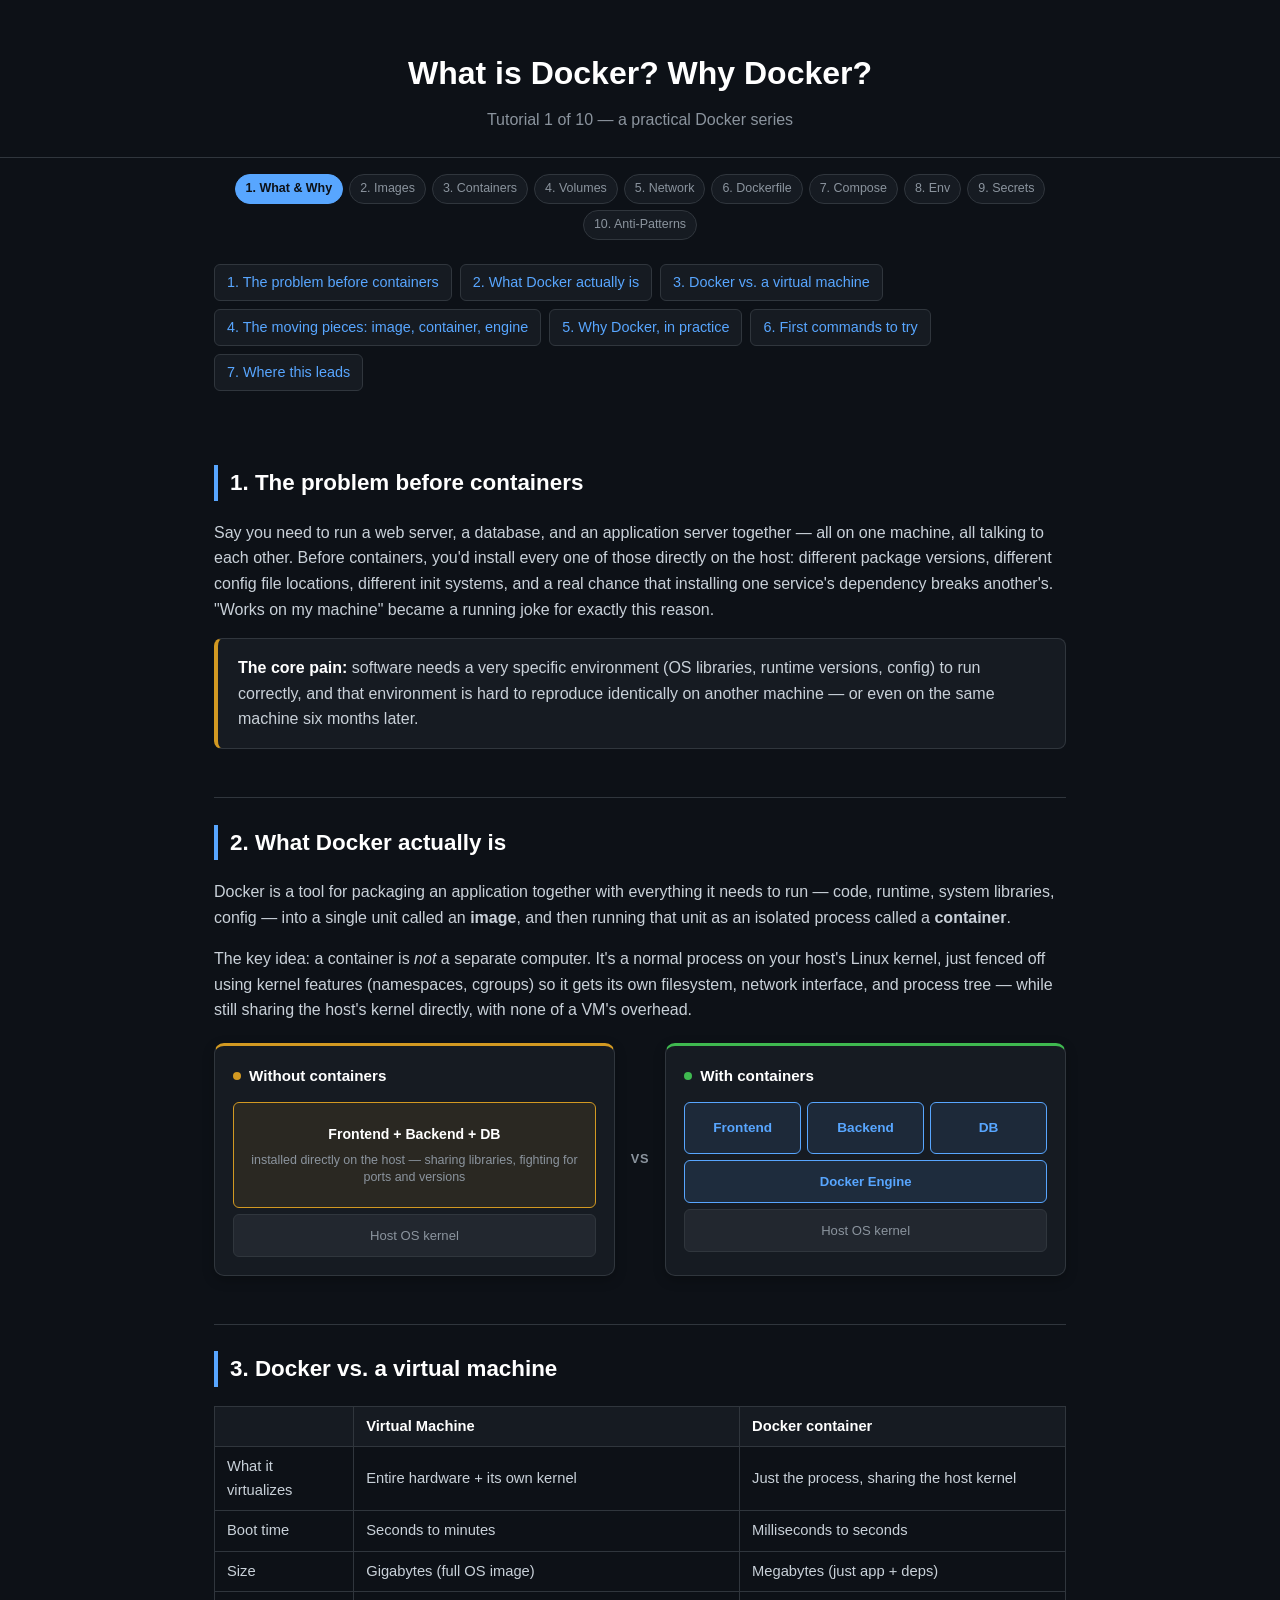
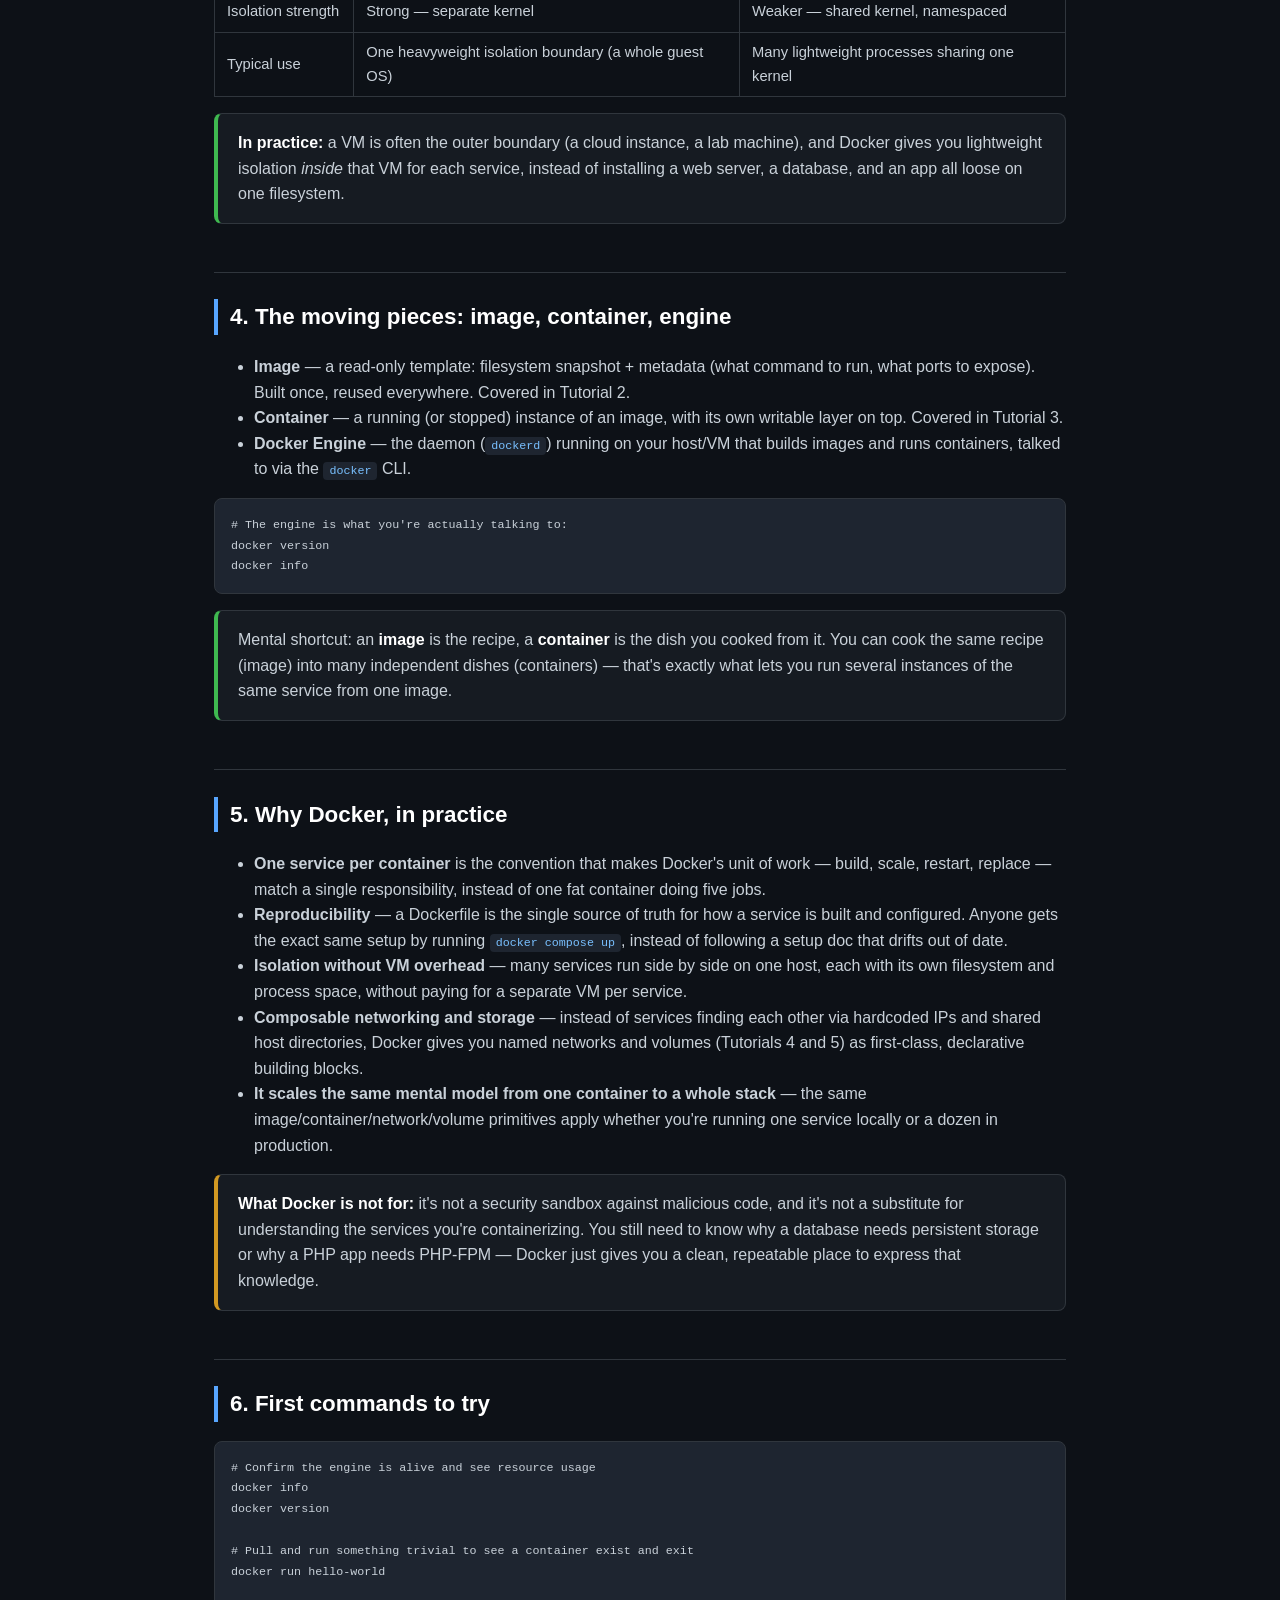
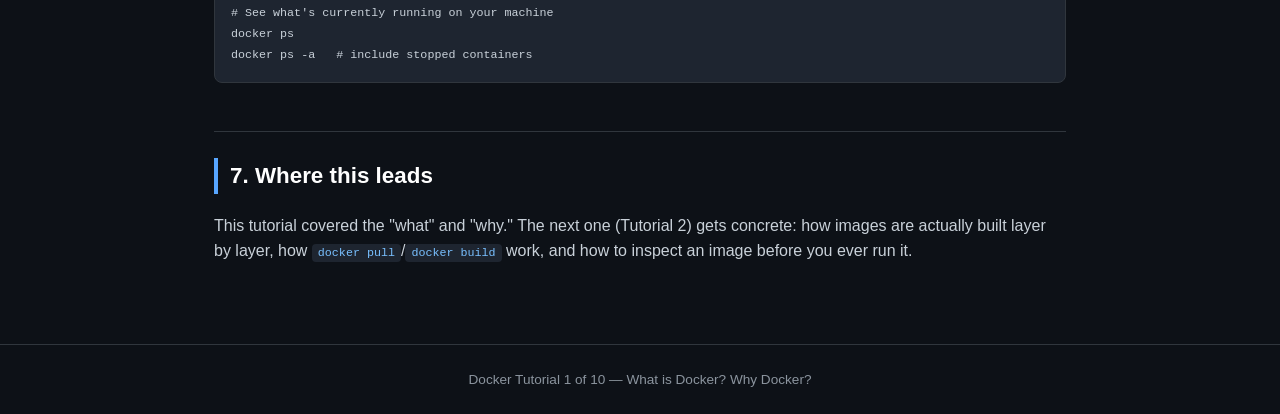
<file: index.html>
<!DOCTYPE html>
<html lang="en">
<head>
<meta charset="UTF-8">
<title>Docker Tutorial 1 — What is Docker? Why Docker?</title>
<link rel="stylesheet" href="style.css">
</head>
<body>

<header>
  <h1>What is Docker? Why Docker?</h1>
  <p>Tutorial 1 of 10 — a practical Docker series</p>
</header>

<div class="series-nav">
  <a href="index.html" class="current">1. What &amp; Why</a>
  <a href="2-images.html">2. Images</a>
  <a href="3-containers.html">3. Containers</a>
  <a href="4-volumes.html">4. Volumes</a>
  <a href="5-network.html">5. Network</a>
  <a href="6-dockerfile.html">6. Dockerfile</a>
  <a href="7-docker-compose.html">7. Compose</a>
  <a href="8-env.html">8. Env</a>
  <a href="9-secrets.html">9. Secrets</a>
  <a href="10-anti-patterns.html">10. Anti-Patterns</a>
</div>

<nav>
  <ul>
    <li><a href="#problem">1. The problem before containers</a></li>
    <li><a href="#what">2. What Docker actually is</a></li>
    <li><a href="#vm">3. Docker vs. a virtual machine</a></li>
    <li><a href="#pieces">4. The moving pieces: image, container, engine</a></li>
    <li><a href="#why">5. Why Docker, in practice</a></li>
    <li><a href="#commands">6. First commands to try</a></li>
    <li><a href="#next">7. Where this leads</a></li>
  </ul>
</nav>

<main>

<section id="problem">
  <h2>1. The problem before containers</h2>
  <p>
    Say you need to run a web server, a database, and an application server together — all on one
    machine, all talking to each other. Before containers, you'd install every one of those directly
    on the host: different package versions, different config file locations, different init
    systems, and a real chance that installing one service's dependency breaks another's. "Works on
    my machine" became a running joke for exactly this reason.
  </p>
  <div class="box warn">
    <strong>The core pain:</strong> software needs a very specific environment (OS libraries, runtime
    versions, config) to run correctly, and that environment is hard to reproduce identically on
    another machine — or even on the same machine six months later.
  </div>
</section>

<section id="what">
  <h2>2. What Docker actually is</h2>
  <p>
    Docker is a tool for packaging an application together with everything it needs to run —
    code, runtime, system libraries, config — into a single unit called an <strong>image</strong>,
    and then running that unit as an isolated process called a <strong>container</strong>.
  </p>
  <p>
    The key idea: a container is <em>not</em> a separate computer. It's a normal process on your
    host's Linux kernel, just fenced off using kernel features (namespaces, cgroups) so it gets its
    own filesystem, network interface, and process tree — while still sharing the host's kernel
    directly, with none of a VM's overhead.
  </p>
  <div class="compare">
    <div class="compare-card bad">
      <h4><span class="dot dot-bad"></span>Without containers</h4>
      <div class="stack">
        <div class="stack-layer mixed">
          <strong>Frontend + Backend + DB</strong>
          <span>installed directly on the host — sharing libraries, fighting for ports and versions</span>
        </div>
        <div class="stack-layer kernel">Host OS kernel</div>
      </div>
    </div>
    <div class="compare-vs">vs</div>
    <div class="compare-card good">
      <h4><span class="dot dot-good"></span>With containers</h4>
      <div class="stack">
        <div class="stack-row">
          <div class="stack-cell">Frontend</div>
          <div class="stack-cell">Backend</div>
          <div class="stack-cell">DB</div>
        </div>
        <div class="stack-layer engine">Docker Engine</div>
        <div class="stack-layer kernel">Host OS kernel</div>
      </div>
    </div>
  </div>
</section>

<section id="vm">
  <h2>3. Docker vs. a virtual machine</h2>
  <table>
    <tr><th></th><th>Virtual Machine</th><th>Docker container</th></tr>
    <tr><td>What it virtualizes</td><td>Entire hardware + its own kernel</td><td>Just the process, sharing the host kernel</td></tr>
    <tr><td>Boot time</td><td>Seconds to minutes</td><td>Milliseconds to seconds</td></tr>
    <tr><td>Size</td><td>Gigabytes (full OS image)</td><td>Megabytes (just app + deps)</td></tr>
    <tr><td>Isolation strength</td><td>Strong — separate kernel</td><td>Weaker — shared kernel, namespaced</td></tr>
    <tr><td>Typical use</td><td>One heavyweight isolation boundary (a whole guest OS)</td><td>Many lightweight processes sharing one kernel</td></tr>
  </table>
  <div class="box tip">
    <strong>In practice:</strong> a VM is often the outer boundary (a cloud instance, a lab machine),
    and Docker gives you lightweight isolation <em>inside</em> that VM for each service, instead of
    installing a web server, a database, and an app all loose on one filesystem.
  </div>
</section>

<section id="pieces">
  <h2>4. The moving pieces: image, container, engine</h2>
  <ul>
    <li><strong>Image</strong> — a read-only template: filesystem snapshot + metadata (what command to run, what ports to expose). Built once, reused everywhere. Covered in Tutorial 2.</li>
    <li><strong>Container</strong> — a running (or stopped) instance of an image, with its own writable layer on top. Covered in Tutorial 3.</li>
    <li><strong>Docker Engine</strong> — the daemon (<code>dockerd</code>) running on your host/VM that builds images and runs containers, talked to via the <code>docker</code> CLI.</li>
  </ul>
  <pre><code># The engine is what you're actually talking to:
docker version
docker info</code></pre>
  <div class="box tip">
    Mental shortcut: an <strong>image</strong> is the recipe, a <strong>container</strong> is the dish
    you cooked from it. You can cook the same recipe (image) into many independent dishes
    (containers) — that's exactly what lets you run several instances of the same service from one image.
  </div>
</section>

<section id="why">
  <h2>5. Why Docker, in practice</h2>
  <ul>
    <li><strong>One service per container</strong> is the convention that makes Docker's unit of work — build, scale, restart, replace — match a single responsibility, instead of one fat container doing five jobs.</li>
    <li><strong>Reproducibility</strong> — a Dockerfile is the single source of truth for how a service is built and configured. Anyone gets the exact same setup by running <code>docker compose up</code>, instead of following a setup doc that drifts out of date.</li>
    <li><strong>Isolation without VM overhead</strong> — many services run side by side on one host, each with its own filesystem and process space, without paying for a separate VM per service.</li>
    <li><strong>Composable networking and storage</strong> — instead of services finding each other via hardcoded IPs and shared host directories, Docker gives you named networks and volumes (Tutorials 4 and 5) as first-class, declarative building blocks.</li>
    <li><strong>It scales the same mental model from one container to a whole stack</strong> — the same image/container/network/volume primitives apply whether you're running one service locally or a dozen in production.</li>
  </ul>
  <div class="box warn">
    <strong>What Docker is not for:</strong> it's not a security sandbox against malicious code, and
    it's not a substitute for understanding the services you're containerizing. You still need to
    know why a database needs persistent storage or why a PHP app needs PHP-FPM — Docker just gives
    you a clean, repeatable place to express that knowledge.
  </div>
</section>

<section id="commands">
  <h2>6. First commands to try</h2>
  <pre><code># Confirm the engine is alive and see resource usage
docker info
docker version

# Pull and run something trivial to see a container exist and exit
docker run hello-world

# See what's currently running on your machine
docker ps
docker ps -a   # include stopped containers</code></pre>
</section>

<section id="next">
  <h2>7. Where this leads</h2>
  <p>
    This tutorial covered the "what" and "why." The next one (Tutorial 2) gets concrete: how images
    are actually built layer by layer, how <code>docker pull</code>/<code>docker build</code> work,
    and how to inspect an image before you ever run it.
  </p>
</section>

</main>

<footer>
  Docker Tutorial 1 of 10 — What is Docker? Why Docker?
</footer>

</body>
</html>
</file>
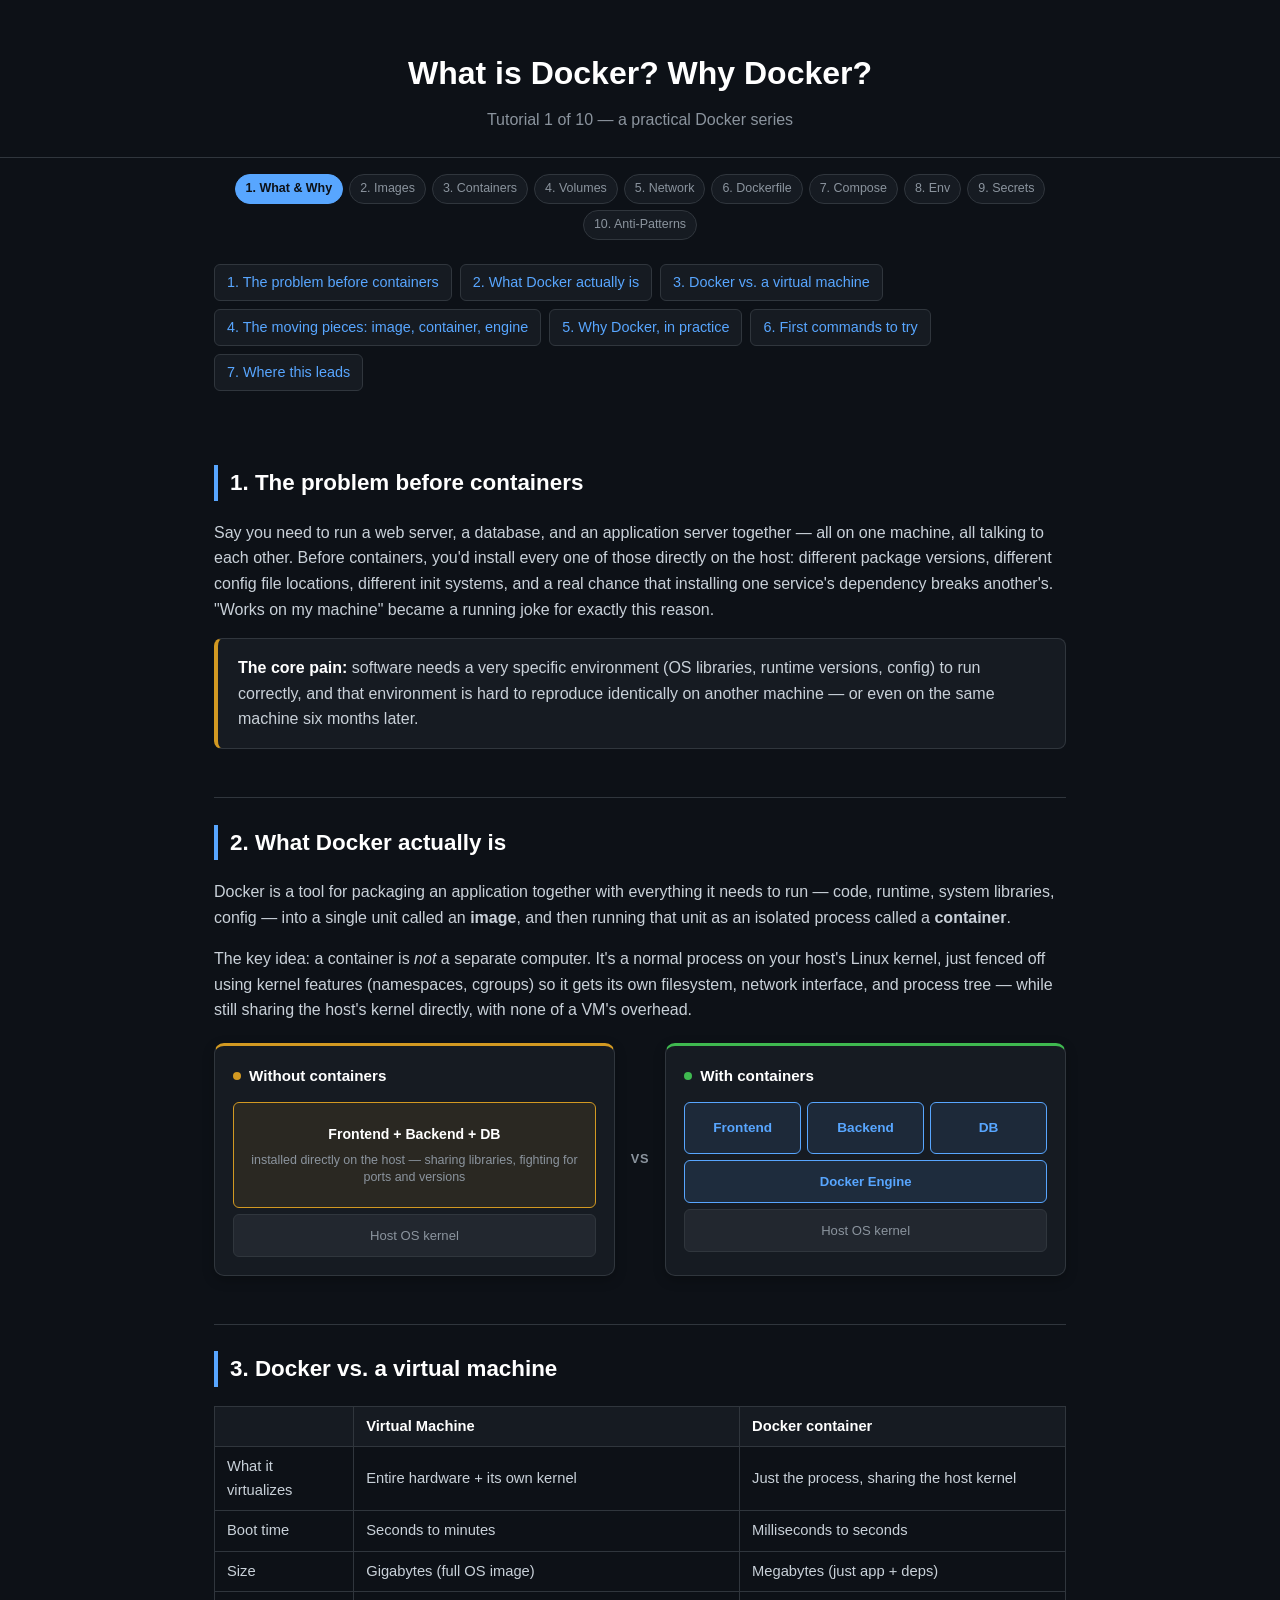
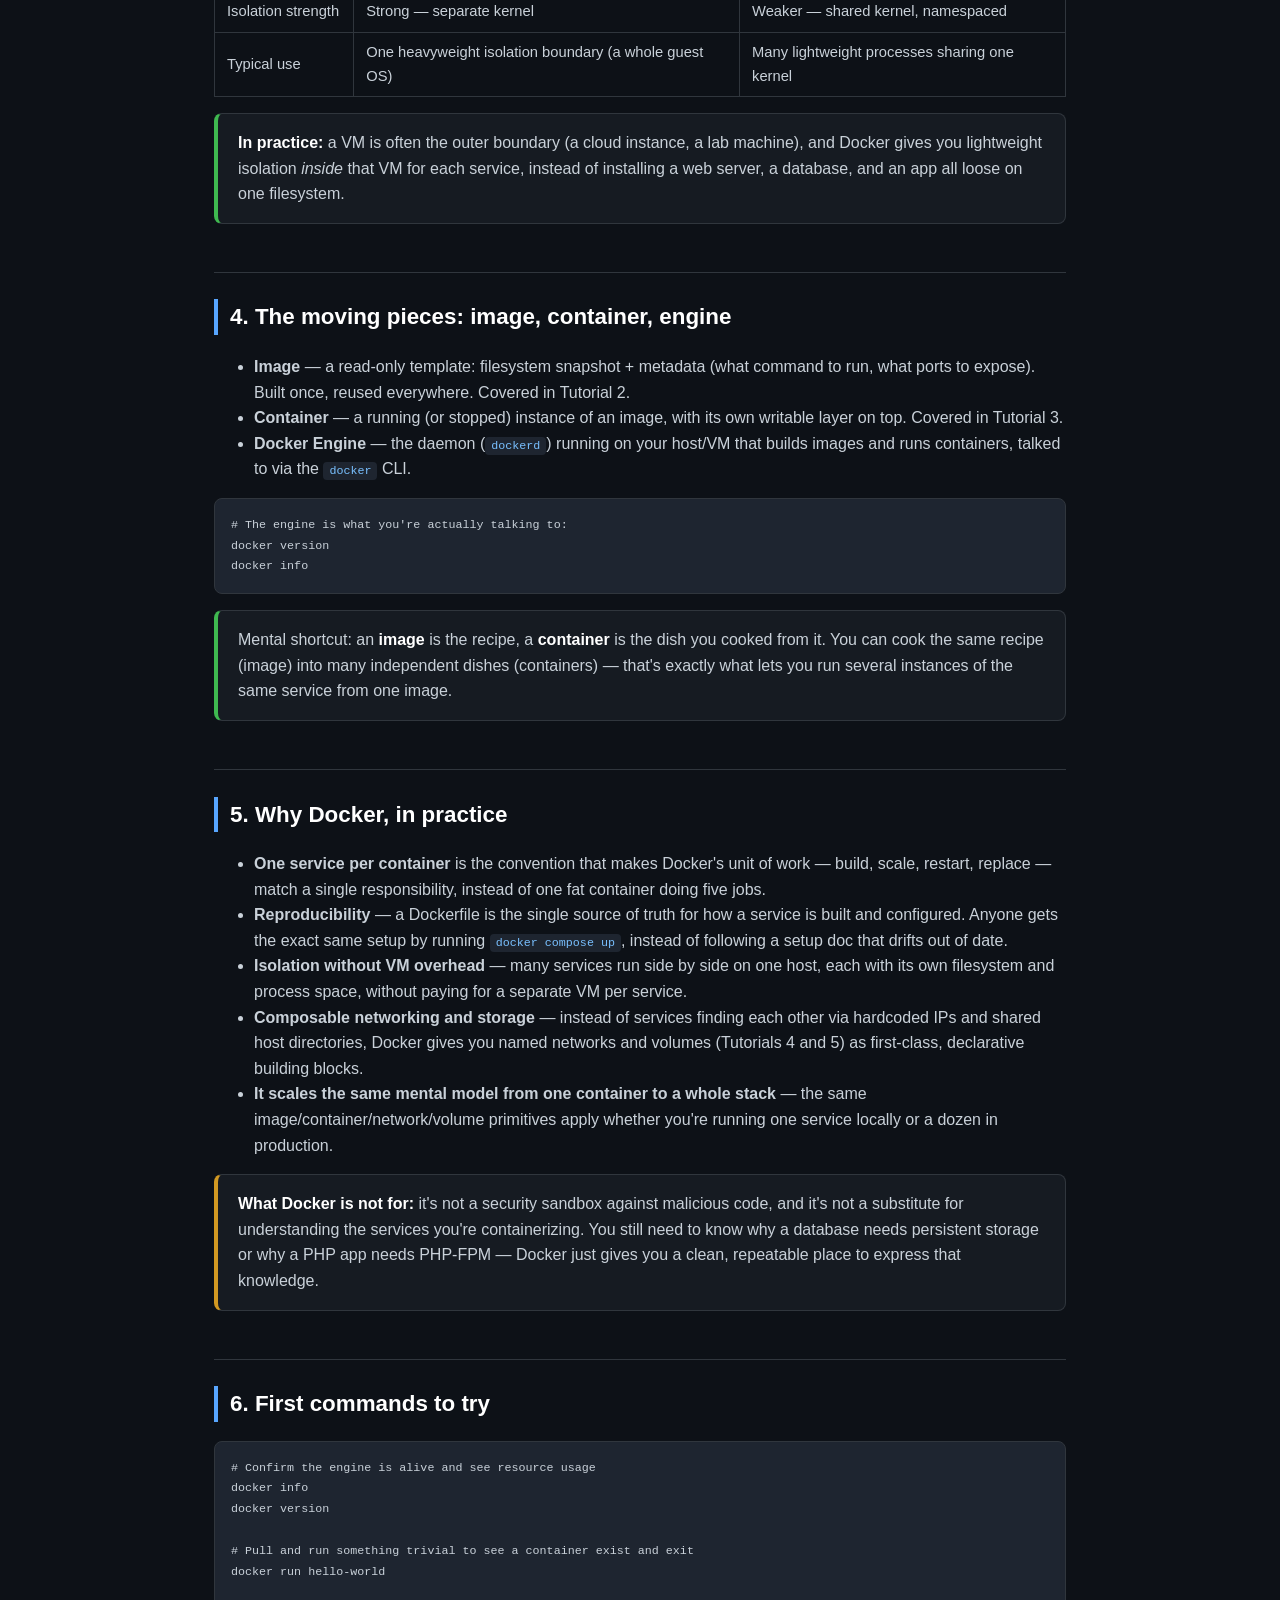
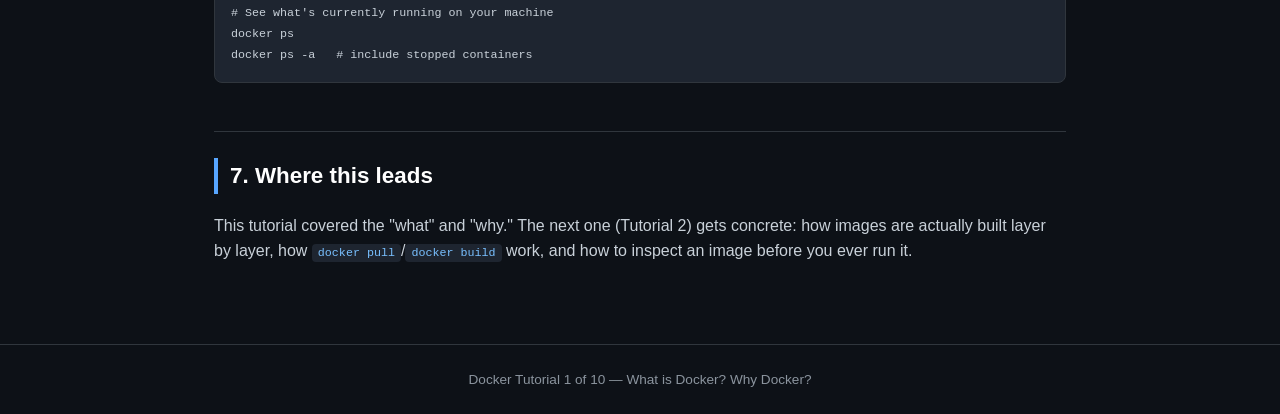
<file: 1-what-why.html>
<!DOCTYPE html>
<html lang="en">
<head>
<meta charset="UTF-8">
<title>Docker Tutorial 1 — What is Docker? Why Docker?</title>
<link rel="stylesheet" href="style.css">
</head>
<body>

<header>
  <h1>What is Docker? Why Docker?</h1>
  <p>Tutorial 1 of 10 — a practical Docker series</p>
</header>

<div class="series-nav">
  <a href="1-what-why.html" class="current">1. What &amp; Why</a>
  <a href="2-images.html">2. Images</a>
  <a href="3-containers.html">3. Containers</a>
  <a href="4-volumes.html">4. Volumes</a>
  <a href="5-network.html">5. Network</a>
  <a href="6-dockerfile.html">6. Dockerfile</a>
  <a href="7-docker-compose.html">7. Compose</a>
  <a href="8-env.html">8. Env</a>
  <a href="9-secrets.html">9. Secrets</a>
  <a href="10-anti-patterns.html">10. Anti-Patterns</a>
</div>

<nav>
  <ul>
    <li><a href="#problem">1. The problem before containers</a></li>
    <li><a href="#what">2. What Docker actually is</a></li>
    <li><a href="#vm">3. Docker vs. a virtual machine</a></li>
    <li><a href="#pieces">4. The moving pieces: image, container, engine</a></li>
    <li><a href="#why">5. Why Docker, in practice</a></li>
    <li><a href="#commands">6. First commands to try</a></li>
    <li><a href="#next">7. Where this leads</a></li>
  </ul>
</nav>

<main>

<section id="problem">
  <h2>1. The problem before containers</h2>
  <p>
    Say you need to run a web server, a database, and an application server together — all on one
    machine, all talking to each other. Before containers, you'd install every one of those directly
    on the host: different package versions, different config file locations, different init
    systems, and a real chance that installing one service's dependency breaks another's. "Works on
    my machine" became a running joke for exactly this reason.
  </p>
  <div class="box warn">
    <strong>The core pain:</strong> software needs a very specific environment (OS libraries, runtime
    versions, config) to run correctly, and that environment is hard to reproduce identically on
    another machine — or even on the same machine six months later.
  </div>
</section>

<section id="what">
  <h2>2. What Docker actually is</h2>
  <p>
    Docker is a tool for packaging an application together with everything it needs to run —
    code, runtime, system libraries, config — into a single unit called an <strong>image</strong>,
    and then running that unit as an isolated process called a <strong>container</strong>.
  </p>
  <p>
    The key idea: a container is <em>not</em> a separate computer. It's a normal process on your
    host's Linux kernel, just fenced off using kernel features (namespaces, cgroups) so it gets its
    own filesystem, network interface, and process tree — while still sharing the host's kernel
    directly, with none of a VM's overhead.
  </p>
  <div class="compare">
    <div class="compare-card bad">
      <h4><span class="dot dot-bad"></span>Without containers</h4>
      <div class="stack">
        <div class="stack-layer mixed">
          <strong>Frontend + Backend + DB</strong>
          <span>installed directly on the host — sharing libraries, fighting for ports and versions</span>
        </div>
        <div class="stack-layer kernel">Host OS kernel</div>
      </div>
    </div>
    <div class="compare-vs">vs</div>
    <div class="compare-card good">
      <h4><span class="dot dot-good"></span>With containers</h4>
      <div class="stack">
        <div class="stack-row">
          <div class="stack-cell">Frontend</div>
          <div class="stack-cell">Backend</div>
          <div class="stack-cell">DB</div>
        </div>
        <div class="stack-layer engine">Docker Engine</div>
        <div class="stack-layer kernel">Host OS kernel</div>
      </div>
    </div>
  </div>
</section>

<section id="vm">
  <h2>3. Docker vs. a virtual machine</h2>
  <table>
    <tr><th></th><th>Virtual Machine</th><th>Docker container</th></tr>
    <tr><td>What it virtualizes</td><td>Entire hardware + its own kernel</td><td>Just the process, sharing the host kernel</td></tr>
    <tr><td>Boot time</td><td>Seconds to minutes</td><td>Milliseconds to seconds</td></tr>
    <tr><td>Size</td><td>Gigabytes (full OS image)</td><td>Megabytes (just app + deps)</td></tr>
    <tr><td>Isolation strength</td><td>Strong — separate kernel</td><td>Weaker — shared kernel, namespaced</td></tr>
    <tr><td>Typical use</td><td>One heavyweight isolation boundary (a whole guest OS)</td><td>Many lightweight processes sharing one kernel</td></tr>
  </table>
  <div class="box tip">
    <strong>In practice:</strong> a VM is often the outer boundary (a cloud instance, a lab machine),
    and Docker gives you lightweight isolation <em>inside</em> that VM for each service, instead of
    installing a web server, a database, and an app all loose on one filesystem.
  </div>
</section>

<section id="pieces">
  <h2>4. The moving pieces: image, container, engine</h2>
  <ul>
    <li><strong>Image</strong> — a read-only template: filesystem snapshot + metadata (what command to run, what ports to expose). Built once, reused everywhere. Covered in Tutorial 2.</li>
    <li><strong>Container</strong> — a running (or stopped) instance of an image, with its own writable layer on top. Covered in Tutorial 3.</li>
    <li><strong>Docker Engine</strong> — the daemon (<code>dockerd</code>) running on your host/VM that builds images and runs containers, talked to via the <code>docker</code> CLI.</li>
  </ul>
  <pre><code># The engine is what you're actually talking to:
docker version
docker info</code></pre>
  <div class="box tip">
    Mental shortcut: an <strong>image</strong> is the recipe, a <strong>container</strong> is the dish
    you cooked from it. You can cook the same recipe (image) into many independent dishes
    (containers) — that's exactly what lets you run several instances of the same service from one image.
  </div>
</section>

<section id="why">
  <h2>5. Why Docker, in practice</h2>
  <ul>
    <li><strong>One service per container</strong> is the convention that makes Docker's unit of work — build, scale, restart, replace — match a single responsibility, instead of one fat container doing five jobs.</li>
    <li><strong>Reproducibility</strong> — a Dockerfile is the single source of truth for how a service is built and configured. Anyone gets the exact same setup by running <code>docker compose up</code>, instead of following a setup doc that drifts out of date.</li>
    <li><strong>Isolation without VM overhead</strong> — many services run side by side on one host, each with its own filesystem and process space, without paying for a separate VM per service.</li>
    <li><strong>Composable networking and storage</strong> — instead of services finding each other via hardcoded IPs and shared host directories, Docker gives you named networks and volumes (Tutorials 4 and 5) as first-class, declarative building blocks.</li>
    <li><strong>It scales the same mental model from one container to a whole stack</strong> — the same image/container/network/volume primitives apply whether you're running one service locally or a dozen in production.</li>
  </ul>
  <div class="box warn">
    <strong>What Docker is not for:</strong> it's not a security sandbox against malicious code, and
    it's not a substitute for understanding the services you're containerizing. You still need to
    know why a database needs persistent storage or why a PHP app needs PHP-FPM — Docker just gives
    you a clean, repeatable place to express that knowledge.
  </div>
</section>

<section id="commands">
  <h2>6. First commands to try</h2>
  <pre><code># Confirm the engine is alive and see resource usage
docker info
docker version

# Pull and run something trivial to see a container exist and exit
docker run hello-world

# See what's currently running on your machine
docker ps
docker ps -a   # include stopped containers</code></pre>
</section>

<section id="next">
  <h2>7. Where this leads</h2>
  <p>
    This tutorial covered the "what" and "why." The next one (Tutorial 2) gets concrete: how images
    are actually built layer by layer, how <code>docker pull</code>/<code>docker build</code> work,
    and how to inspect an image before you ever run it.
  </p>
</section>

</main>

<footer>
  Docker Tutorial 1 of 10 — What is Docker? Why Docker?
</footer>

</body>
</html>
</file>
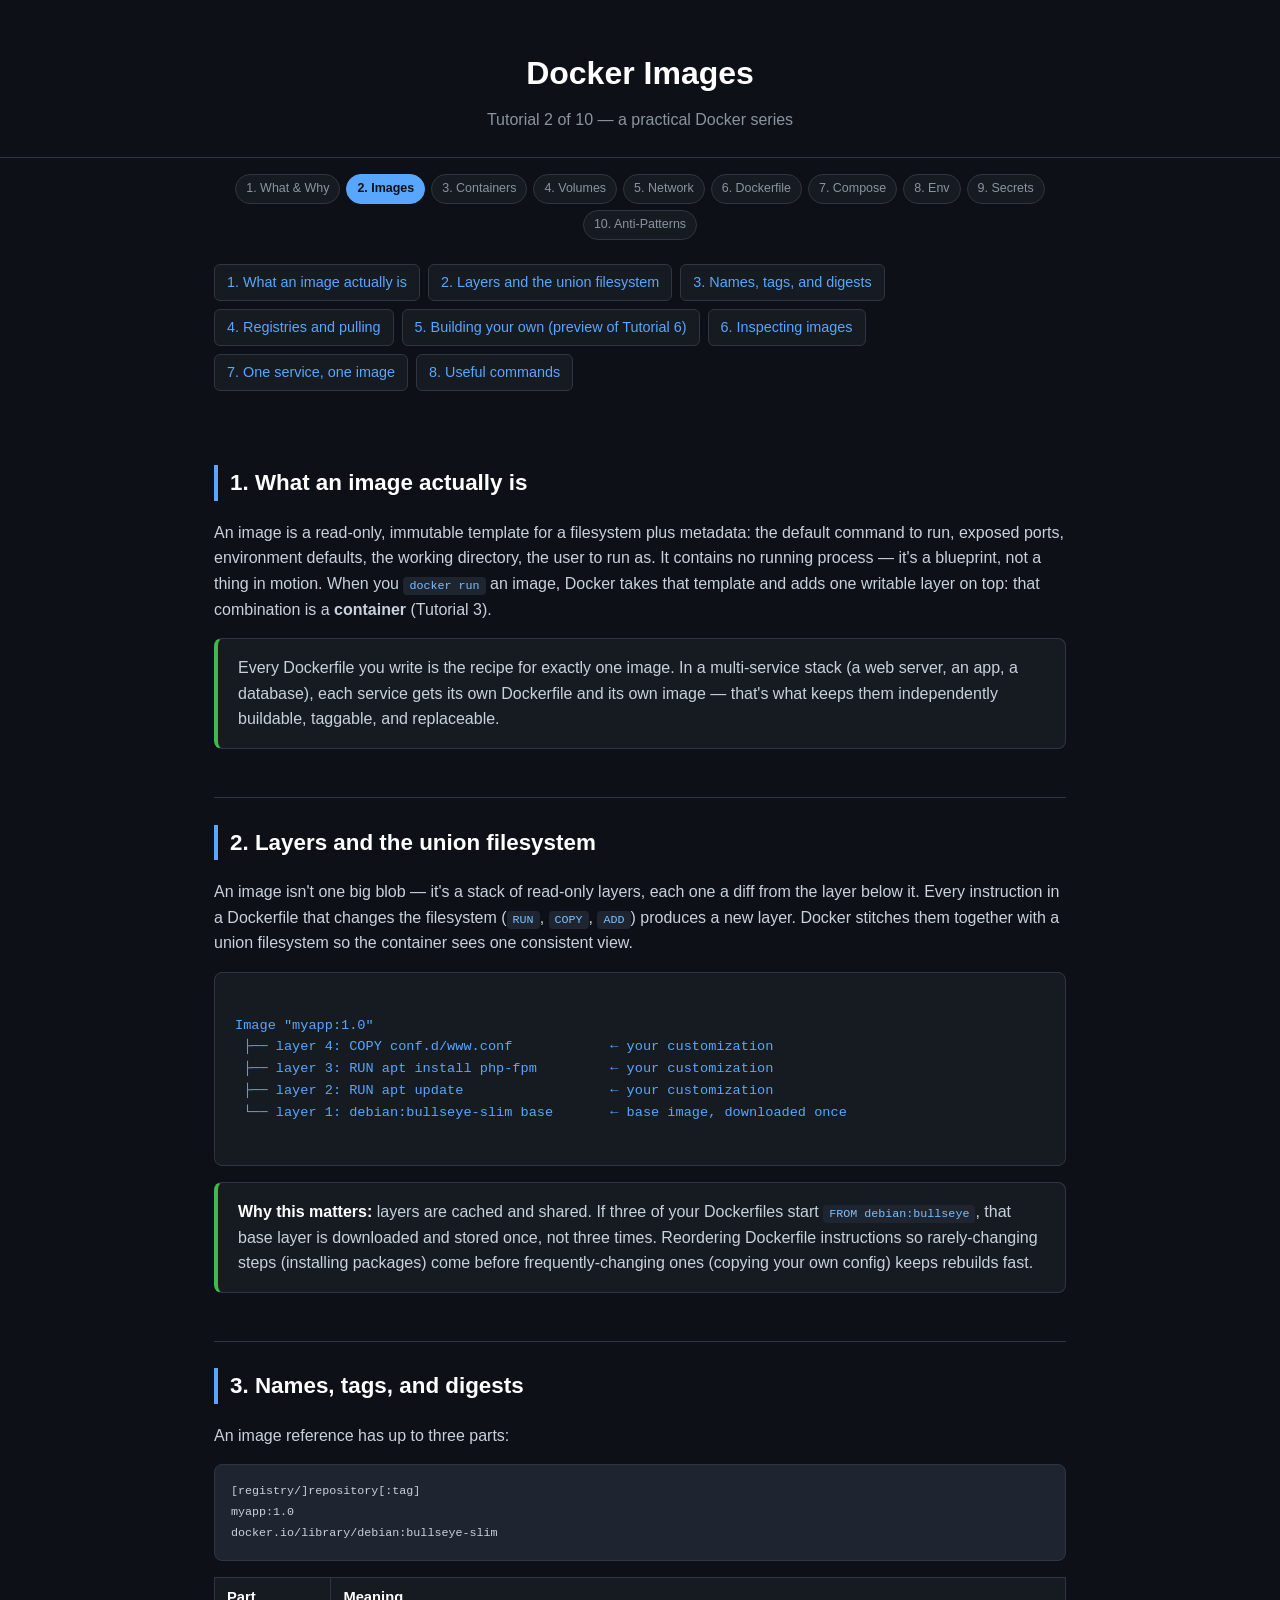
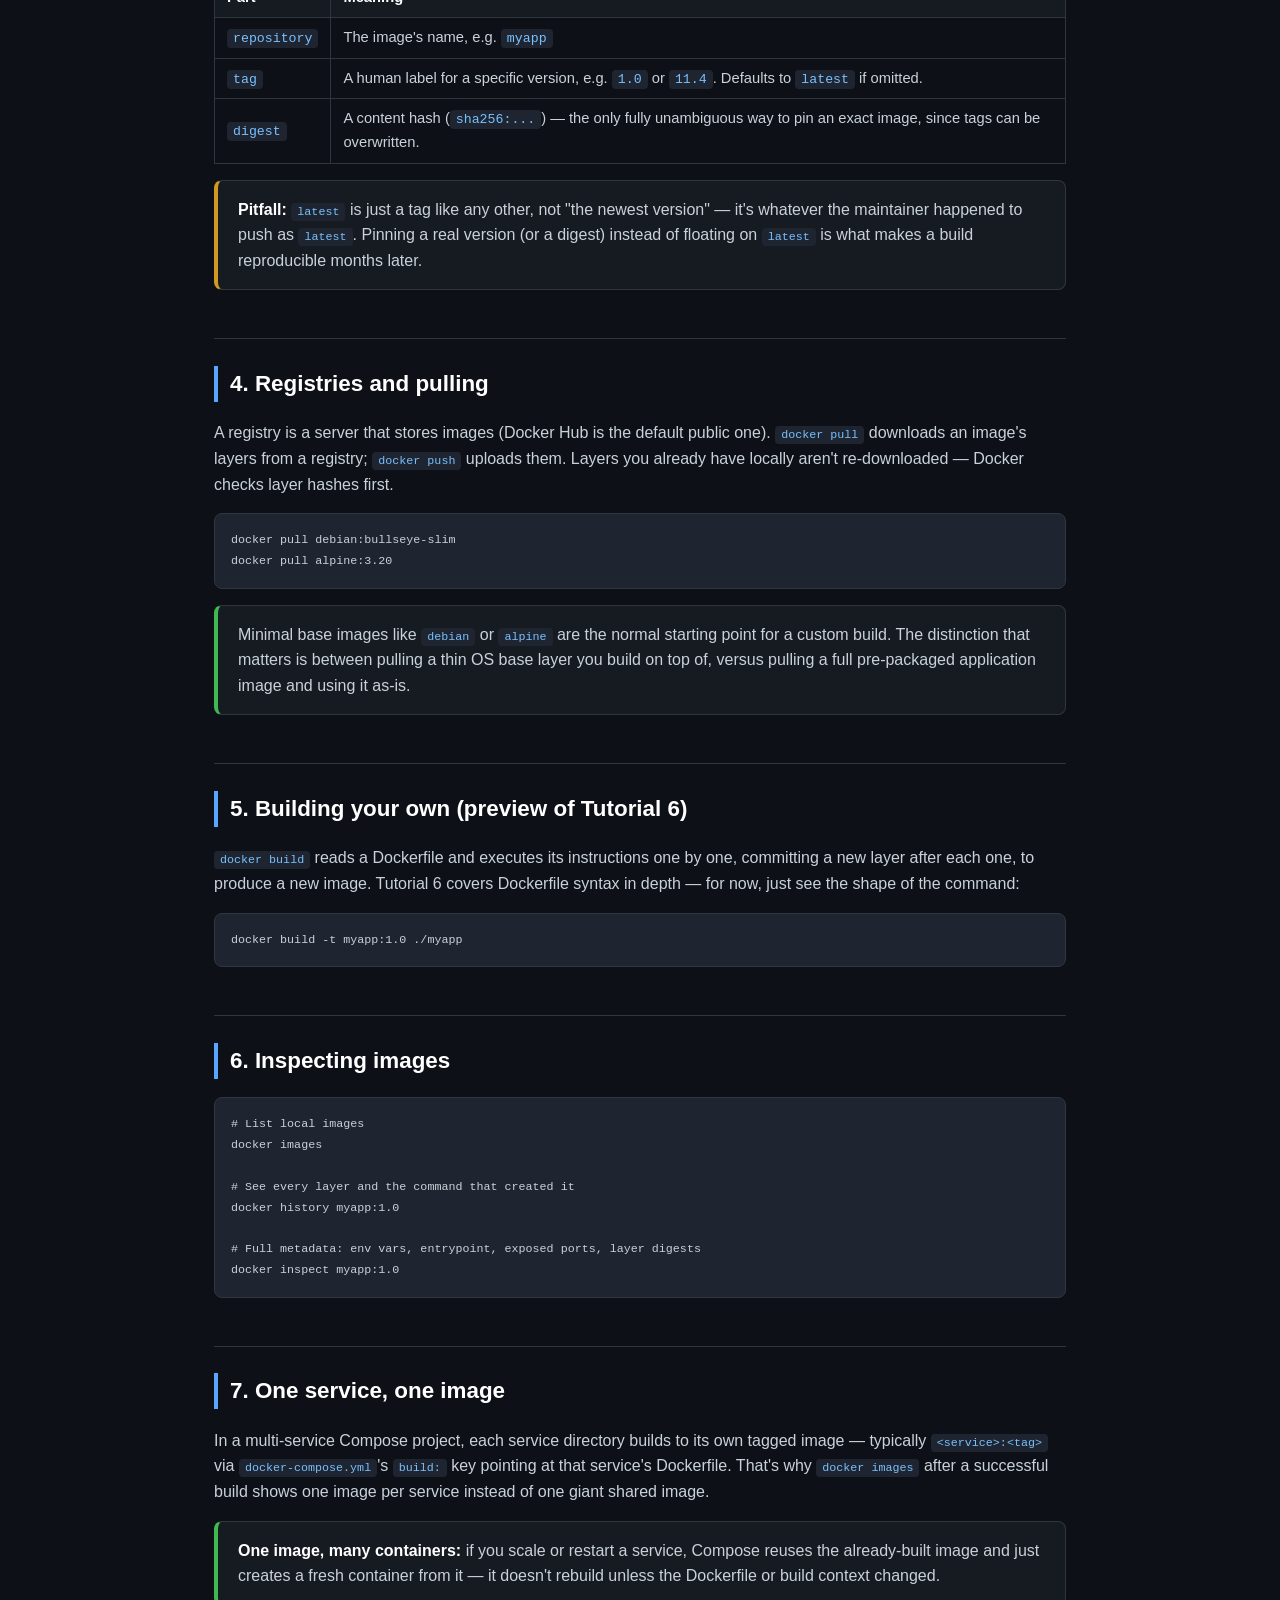
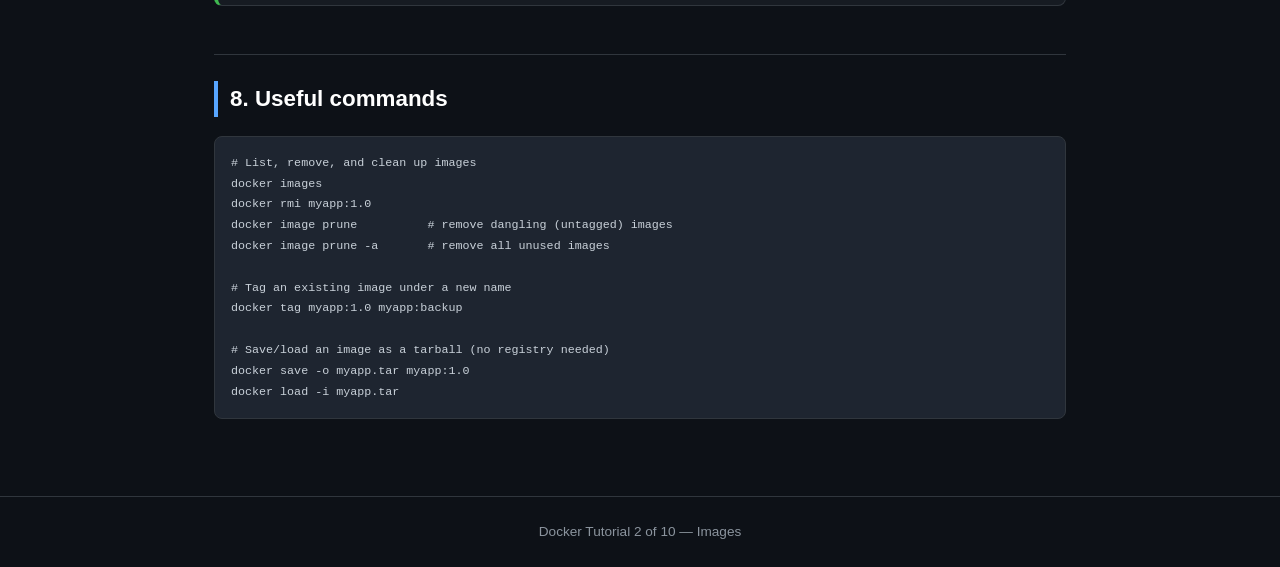
<file: 2-images.html>
<!DOCTYPE html>
<html lang="en">
<head>
<meta charset="UTF-8">
<title>Docker Tutorial 2 — Images</title>
<link rel="stylesheet" href="style.css">
</head>
<body>

<header>
  <h1>Docker Images</h1>
  <p>Tutorial 2 of 10 — a practical Docker series</p>
</header>

<div class="series-nav">
  <a href="index.html">1. What &amp; Why</a>
  <a href="2-images.html" class="current">2. Images</a>
  <a href="3-containers.html">3. Containers</a>
  <a href="4-volumes.html">4. Volumes</a>
  <a href="5-network.html">5. Network</a>
  <a href="6-dockerfile.html">6. Dockerfile</a>
  <a href="7-docker-compose.html">7. Compose</a>
  <a href="8-env.html">8. Env</a>
  <a href="9-secrets.html">9. Secrets</a>
  <a href="10-anti-patterns.html">10. Anti-Patterns</a>
</div>

<nav>
  <ul>
    <li><a href="#what">1. What an image actually is</a></li>
    <li><a href="#layers">2. Layers and the union filesystem</a></li>
    <li><a href="#tags">3. Names, tags, and digests</a></li>
    <li><a href="#registry">4. Registries and pulling</a></li>
    <li><a href="#build">5. Building your own (preview of Tutorial 6)</a></li>
    <li><a href="#inspect">6. Inspecting images</a></li>
    <li><a href="#case">7. One service, one image</a></li>
    <li><a href="#commands">8. Useful commands</a></li>
  </ul>
</nav>

<main>

<section id="what">
  <h2>1. What an image actually is</h2>
  <p>
    An image is a read-only, immutable template for a filesystem plus metadata: the default command
    to run, exposed ports, environment defaults, the working directory, the user to run as. It contains
    no running process — it's a blueprint, not a thing in motion. When you <code>docker run</code> an
    image, Docker takes that template and adds one writable layer on top: that combination is a
    <strong>container</strong> (Tutorial 3).
  </p>
  <div class="box tip">
    Every Dockerfile you write is the recipe for exactly one image. In a multi-service stack
    (a web server, an app, a database), each service gets its own Dockerfile and its own image —
    that's what keeps them independently buildable, taggable, and replaceable.
  </div>
</section>

<section id="layers">
  <h2>2. Layers and the union filesystem</h2>
  <p>
    An image isn't one big blob — it's a stack of read-only layers, each one a diff from the layer
    below it. Every instruction in a Dockerfile that changes the filesystem (<code>RUN</code>,
    <code>COPY</code>, <code>ADD</code>) produces a new layer. Docker stitches them together with a
    union filesystem so the container sees one consistent view.
  </p>
  <div class="diagram">
Image "myapp:1.0"
 ├── layer 4: COPY conf.d/www.conf            ← your customization
 ├── layer 3: RUN apt install php-fpm         ← your customization
 ├── layer 2: RUN apt update                  ← your customization
 └── layer 1: debian:bullseye-slim base       ← base image, downloaded once
  </div>
  <div class="box tip">
    <strong>Why this matters:</strong> layers are cached and shared. If three of your Dockerfiles
    start <code>FROM debian:bullseye</code>, that base layer is downloaded and stored once, not three
    times. Reordering Dockerfile instructions so rarely-changing steps (installing packages) come
    before frequently-changing ones (copying your own config) keeps rebuilds fast.
  </div>
</section>

<section id="tags">
  <h2>3. Names, tags, and digests</h2>
  <p>An image reference has up to three parts:</p>
  <pre><code>[registry/]repository[:tag]
myapp:1.0
docker.io/library/debian:bullseye-slim</code></pre>
  <table>
    <tr><th>Part</th><th>Meaning</th></tr>
    <tr><td><code>repository</code></td><td>The image's name, e.g. <code>myapp</code></td></tr>
    <tr><td><code>tag</code></td><td>A human label for a specific version, e.g. <code>1.0</code> or <code>11.4</code>. Defaults to <code>latest</code> if omitted.</td></tr>
    <tr><td><code>digest</code></td><td>A content hash (<code>sha256:...</code>) — the only fully unambiguous way to pin an exact image, since tags can be overwritten.</td></tr>
  </table>
  <div class="box warn">
    <strong>Pitfall:</strong> <code>latest</code> is just a tag like any other, not "the newest version" —
    it's whatever the maintainer happened to push as <code>latest</code>. Pinning a real version (or a
    digest) instead of floating on <code>latest</code> is what makes a build reproducible months later.
  </div>
</section>

<section id="registry">
  <h2>4. Registries and pulling</h2>
  <p>
    A registry is a server that stores images (Docker Hub is the default public one). <code>docker
    pull</code> downloads an image's layers from a registry; <code>docker push</code> uploads them.
    Layers you already have locally aren't re-downloaded — Docker checks layer hashes first.
  </p>
  <pre><code>docker pull debian:bullseye-slim
docker pull alpine:3.20</code></pre>
  <div class="box tip">
    Minimal base images like <code>debian</code> or <code>alpine</code> are the normal starting point
    for a custom build. The distinction that matters is between pulling a thin OS base layer you build
    on top of, versus pulling a full pre-packaged application image and using it as-is.
  </div>
</section>

<section id="build">
  <h2>5. Building your own (preview of Tutorial 6)</h2>
  <p>
    <code>docker build</code> reads a Dockerfile and executes its instructions one by one, committing
    a new layer after each one, to produce a new image. Tutorial 6 covers Dockerfile syntax in depth —
    for now, just see the shape of the command:
  </p>
  <pre><code>docker build -t myapp:1.0 ./myapp</code></pre>
</section>

<section id="inspect">
  <h2>6. Inspecting images</h2>
  <pre><code># List local images
docker images

# See every layer and the command that created it
docker history myapp:1.0

# Full metadata: env vars, entrypoint, exposed ports, layer digests
docker inspect myapp:1.0</code></pre>
</section>

<section id="case">
  <h2>7. One service, one image</h2>
  <p>
    In a multi-service Compose project, each service directory builds to its own tagged image —
    typically <code>&lt;service&gt;:&lt;tag&gt;</code> via <code>docker-compose.yml</code>'s
    <code>build:</code> key pointing at that service's Dockerfile. That's why <code>docker images</code>
    after a successful build shows one image per service instead of one giant shared image.
  </p>
  <div class="box tip">
    <strong>One image, many containers:</strong> if you scale or restart a service, Compose reuses the
    already-built image and just creates a fresh container from it — it doesn't rebuild unless the
    Dockerfile or build context changed.
  </div>
</section>

<section id="commands">
  <h2>8. Useful commands</h2>
  <pre><code># List, remove, and clean up images
docker images
docker rmi myapp:1.0
docker image prune          # remove dangling (untagged) images
docker image prune -a       # remove all unused images

# Tag an existing image under a new name
docker tag myapp:1.0 myapp:backup

# Save/load an image as a tarball (no registry needed)
docker save -o myapp.tar myapp:1.0
docker load -i myapp.tar</code></pre>
</section>

</main>

<footer>
  Docker Tutorial 2 of 10 — Images
</footer>

</body>
</html>
</file>
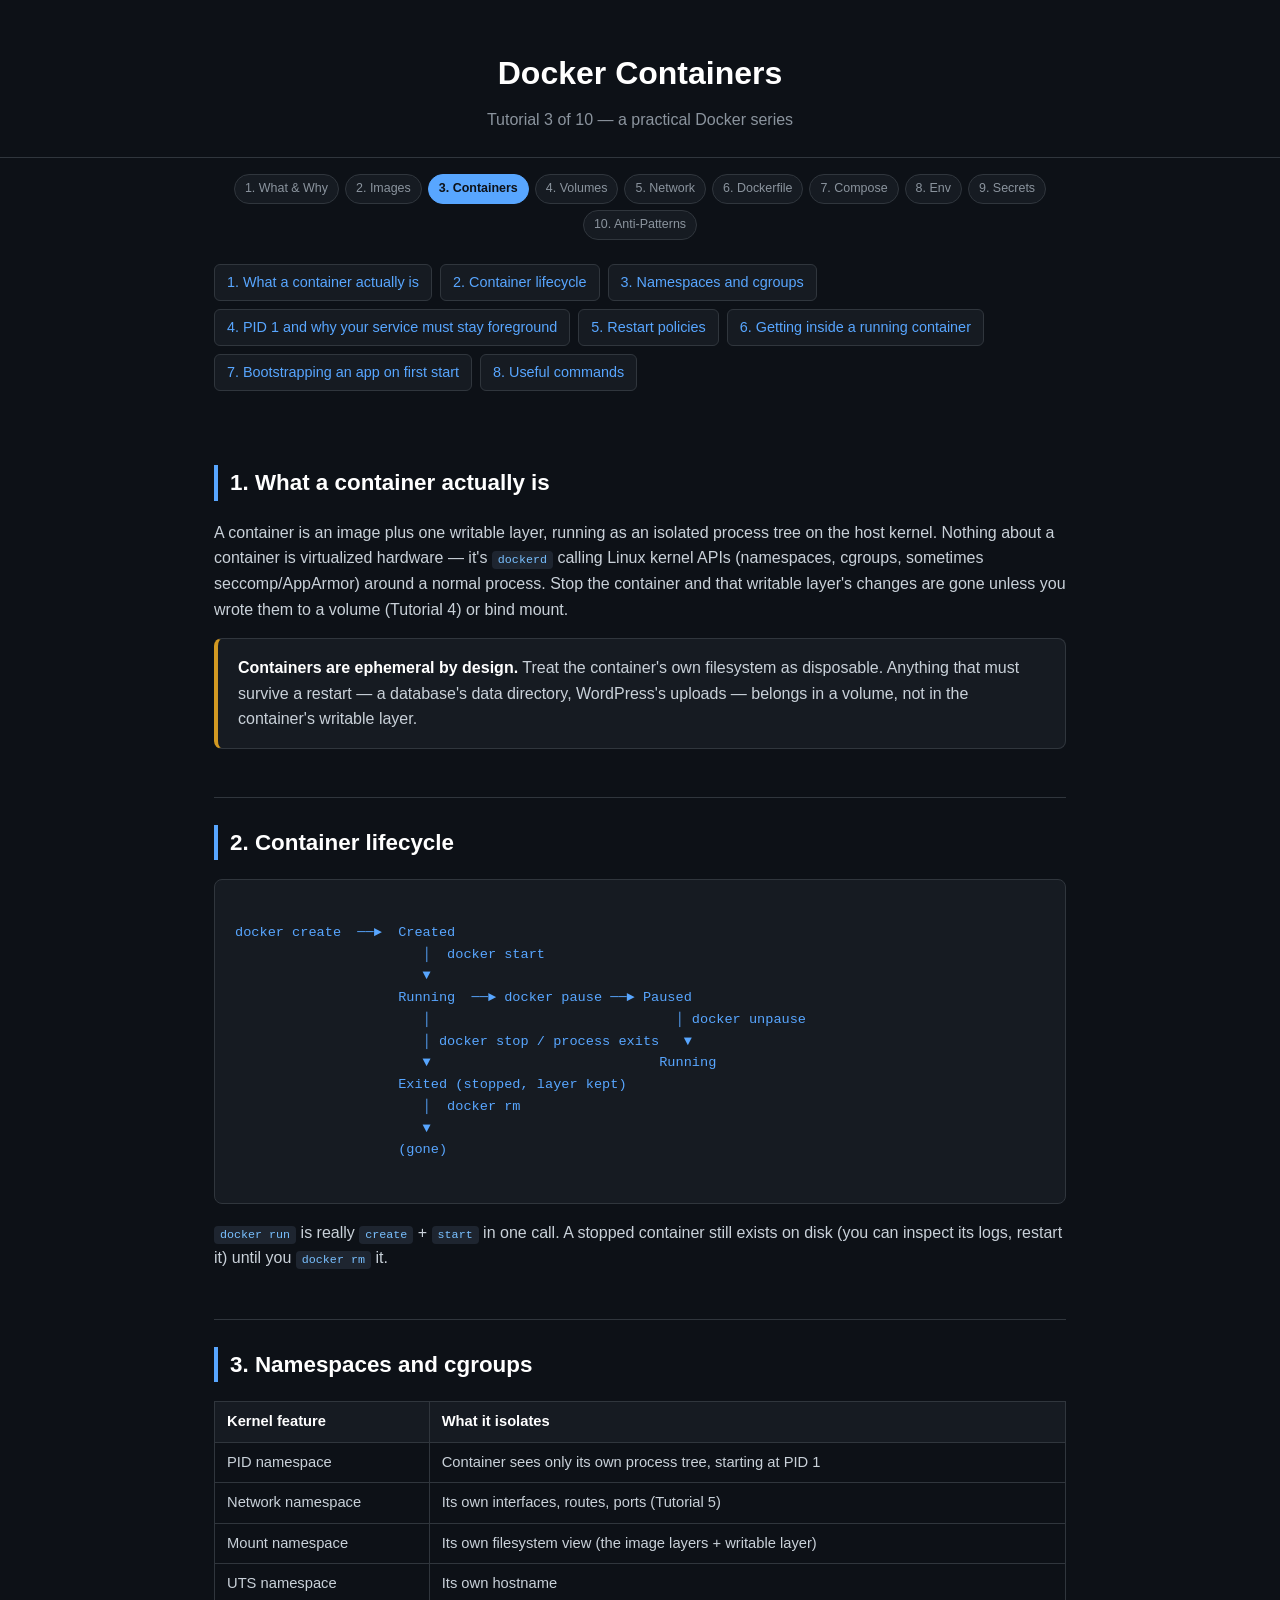
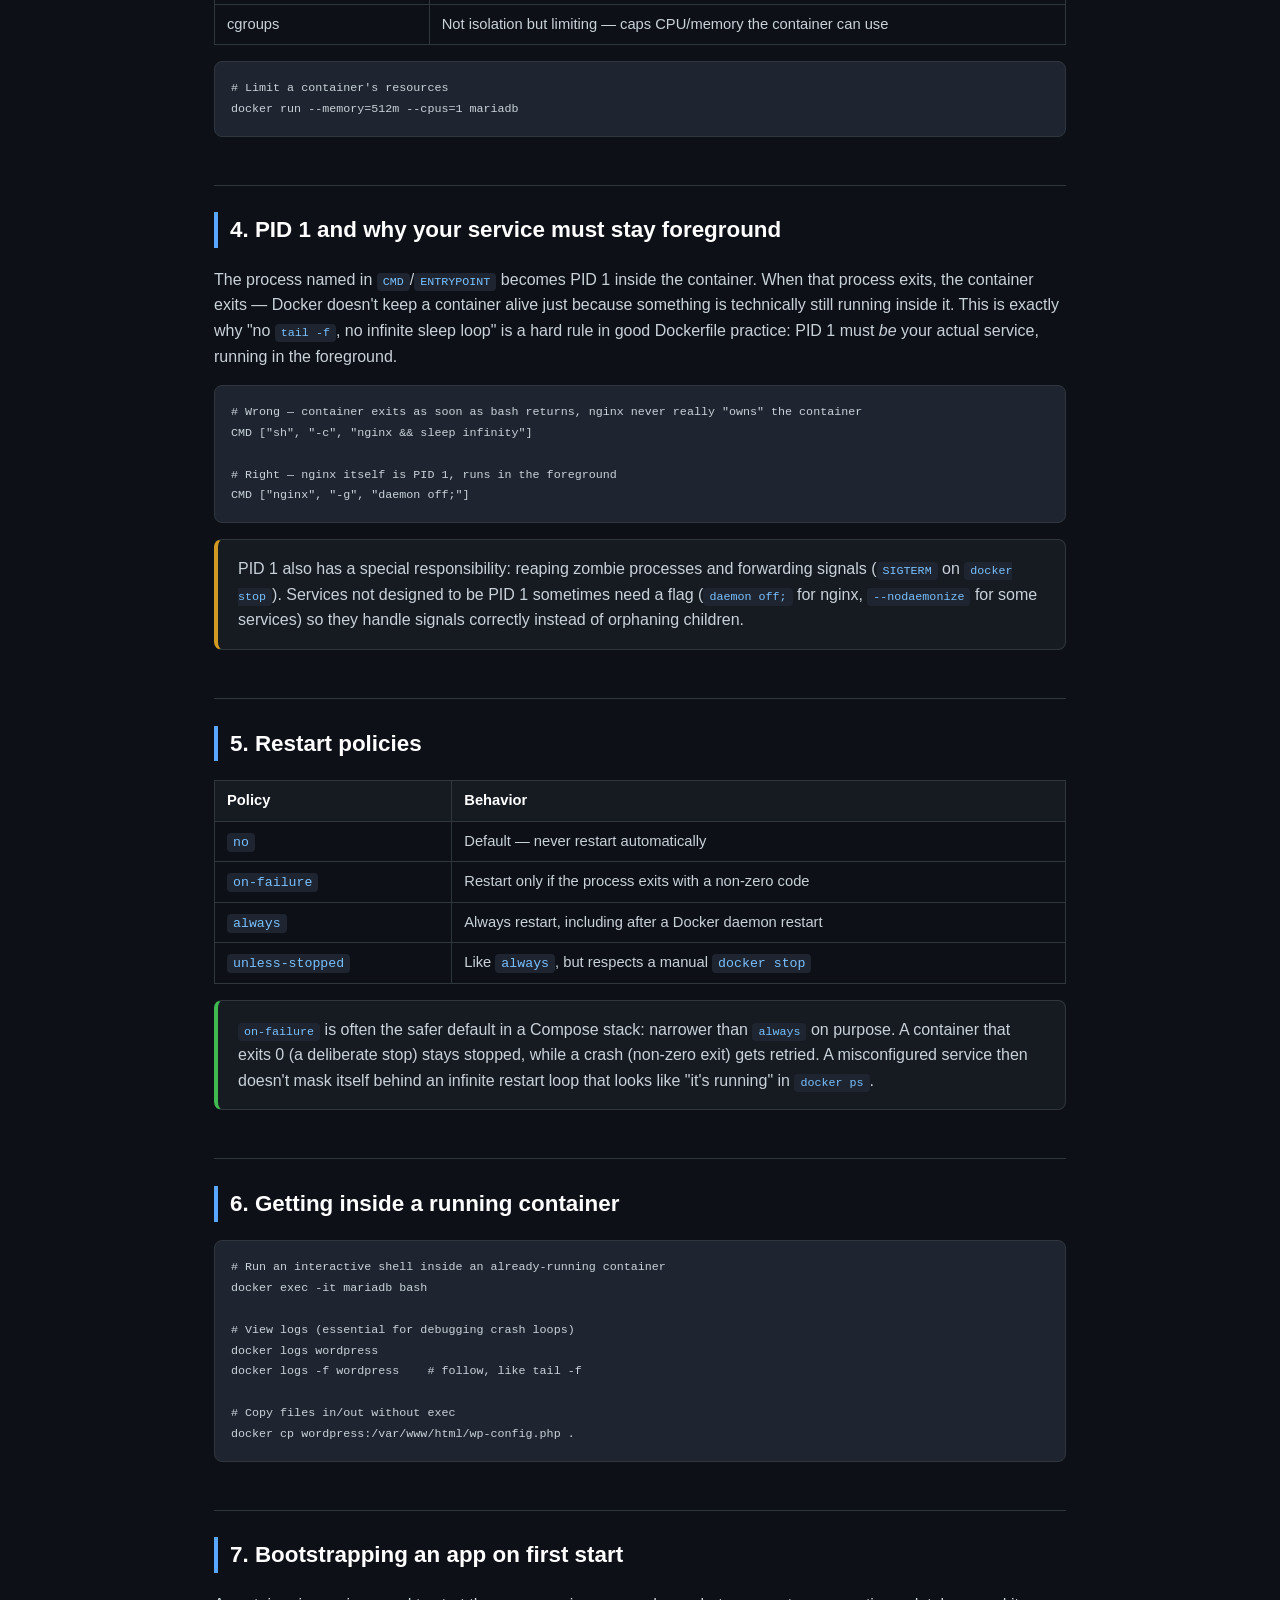
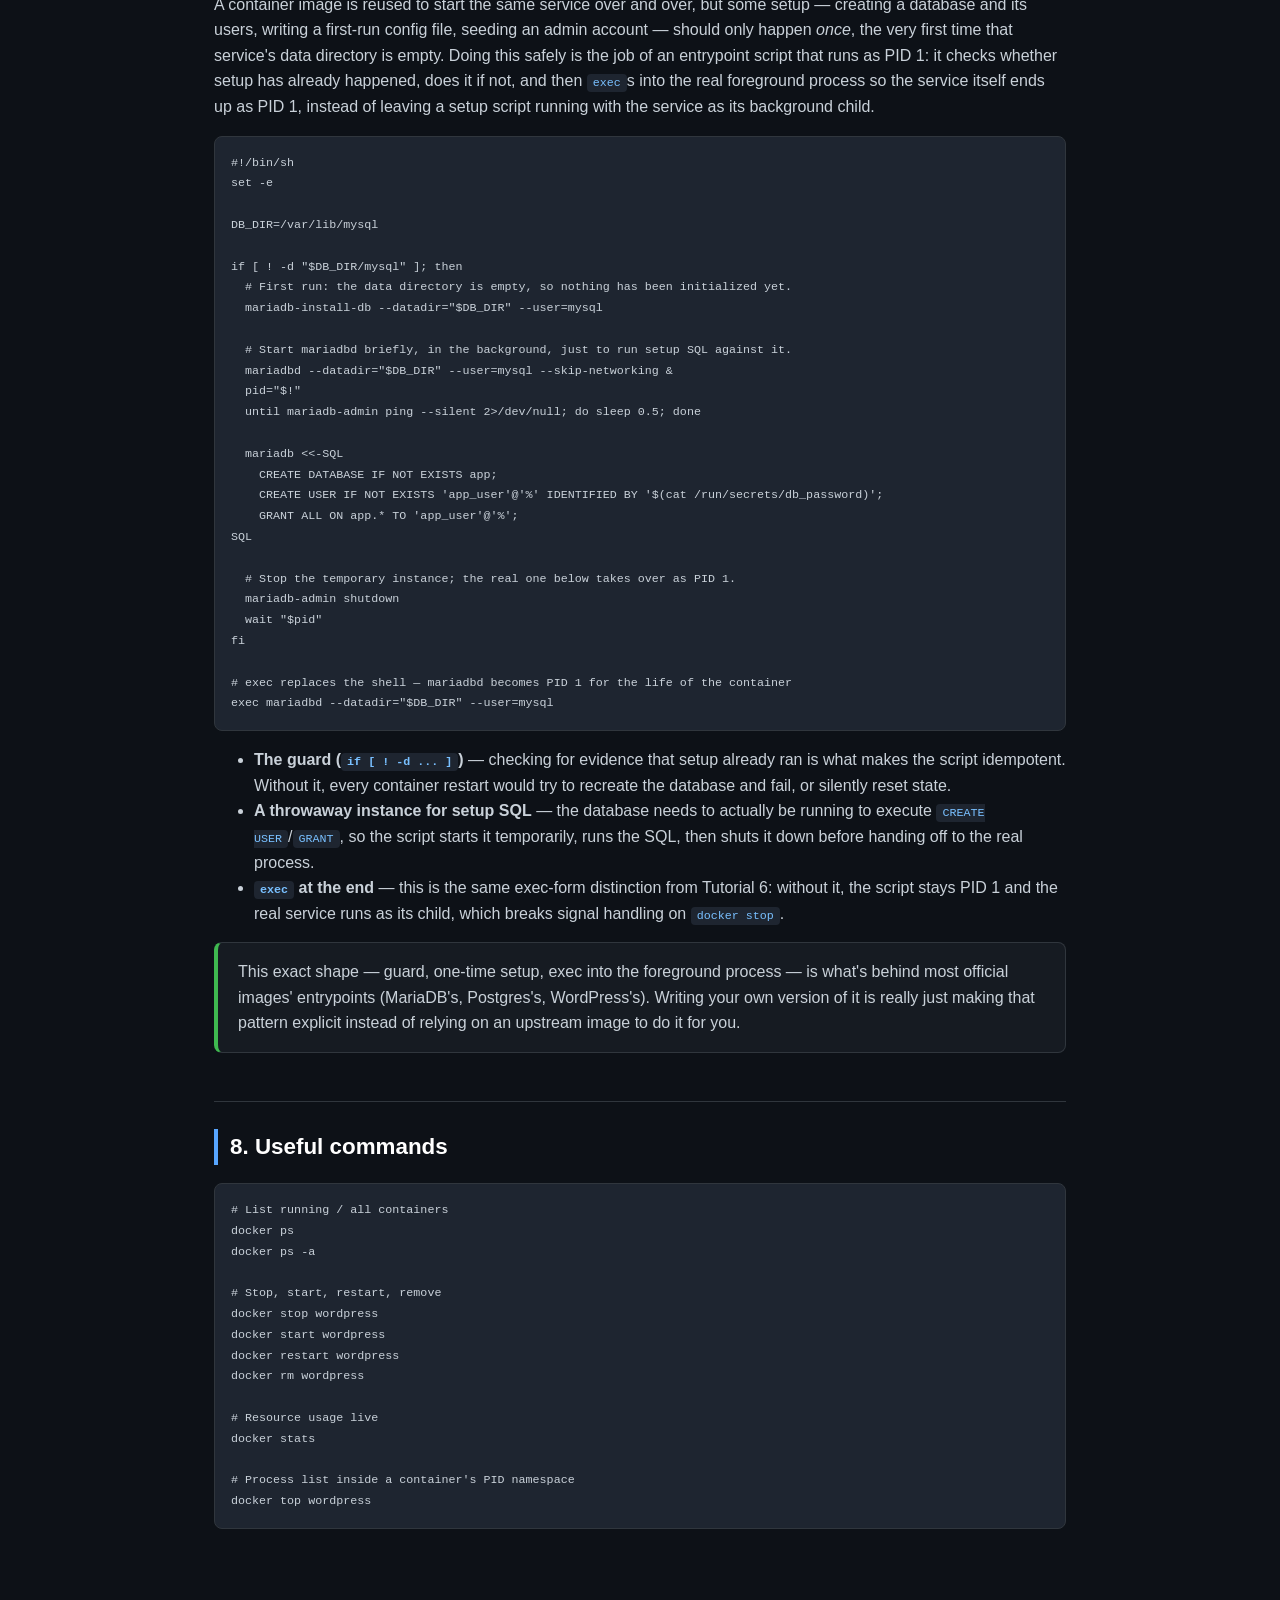
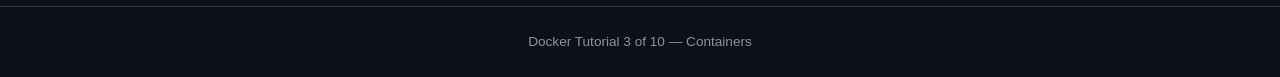
<file: 3-containers.html>
<!DOCTYPE html>
<html lang="en">
<head>
<meta charset="UTF-8">
<title>Docker Tutorial 3 — Containers</title>
<link rel="stylesheet" href="style.css">
</head>
<body>

<header>
  <h1>Docker Containers</h1>
  <p>Tutorial 3 of 10 — a practical Docker series</p>
</header>

<div class="series-nav">
  <a href="index.html">1. What &amp; Why</a>
  <a href="2-images.html">2. Images</a>
  <a href="3-containers.html" class="current">3. Containers</a>
  <a href="4-volumes.html">4. Volumes</a>
  <a href="5-network.html">5. Network</a>
  <a href="6-dockerfile.html">6. Dockerfile</a>
  <a href="7-docker-compose.html">7. Compose</a>
  <a href="8-env.html">8. Env</a>
  <a href="9-secrets.html">9. Secrets</a>
  <a href="10-anti-patterns.html">10. Anti-Patterns</a>
</div>

<nav>
  <ul>
    <li><a href="#what">1. What a container actually is</a></li>
    <li><a href="#lifecycle">2. Container lifecycle</a></li>
    <li><a href="#isolation">3. Namespaces and cgroups</a></li>
    <li><a href="#pid1">4. PID 1 and why your service must stay foreground</a></li>
    <li><a href="#restart">5. Restart policies</a></li>
    <li><a href="#exec">6. Getting inside a running container</a></li>
    <li><a href="#case">7. Bootstrapping an app on first start</a></li>
    <li><a href="#commands">8. Useful commands</a></li>
  </ul>
</nav>

<main>

<section id="what">
  <h2>1. What a container actually is</h2>
  <p>
    A container is an image plus one writable layer, running as an isolated process tree on the
    host kernel. Nothing about a container is virtualized hardware — it's <code>dockerd</code>
    calling Linux kernel APIs (namespaces, cgroups, sometimes seccomp/AppArmor) around a normal
    process. Stop the container and that writable layer's changes are gone unless you wrote them
    to a volume (Tutorial 4) or bind mount.
  </p>
  <div class="box warn">
    <strong>Containers are ephemeral by design.</strong> Treat the container's own filesystem as
    disposable. Anything that must survive a restart — a database's data directory, WordPress's
    uploads — belongs in a volume, not in the container's writable layer.
  </div>
</section>

<section id="lifecycle">
  <h2>2. Container lifecycle</h2>
  <div class="diagram">
docker create  ──►  Created
                       │  docker start
                       ▼
                    Running  ──► docker pause ──► Paused
                       │                              │ docker unpause
                       │ docker stop / process exits   ▼
                       ▼                            Running
                    Exited (stopped, layer kept)
                       │  docker rm
                       ▼
                    (gone)
  </div>
  <p>
    <code>docker run</code> is really <code>create</code> + <code>start</code> in one call. A
    stopped container still exists on disk (you can inspect its logs, restart it) until you
    <code>docker rm</code> it.
  </p>
</section>

<section id="isolation">
  <h2>3. Namespaces and cgroups</h2>
  <table>
    <tr><th>Kernel feature</th><th>What it isolates</th></tr>
    <tr><td>PID namespace</td><td>Container sees only its own process tree, starting at PID 1</td></tr>
    <tr><td>Network namespace</td><td>Its own interfaces, routes, ports (Tutorial 5)</td></tr>
    <tr><td>Mount namespace</td><td>Its own filesystem view (the image layers + writable layer)</td></tr>
    <tr><td>UTS namespace</td><td>Its own hostname</td></tr>
    <tr><td>cgroups</td><td>Not isolation but limiting — caps CPU/memory the container can use</td></tr>
  </table>
  <pre><code># Limit a container's resources
docker run --memory=512m --cpus=1 mariadb</code></pre>
</section>

<section id="pid1">
  <h2>4. PID 1 and why your service must stay foreground</h2>
  <p>
    The process named in <code>CMD</code>/<code>ENTRYPOINT</code> becomes PID 1 inside the
    container. When that process exits, the container exits — Docker doesn't keep a container
    alive just because something is technically still running inside it. This is exactly why
    "no <code>tail -f</code>, no infinite sleep loop" is a hard rule in good Dockerfile practice:
    PID 1 must <em>be</em> your actual service, running in the foreground.
  </p>
  <pre><code># Wrong — container exits as soon as bash returns, nginx never really "owns" the container
CMD ["sh", "-c", "nginx && sleep infinity"]

# Right — nginx itself is PID 1, runs in the foreground
CMD ["nginx", "-g", "daemon off;"]</code></pre>
  <div class="box warn">
    PID 1 also has a special responsibility: reaping zombie processes and forwarding signals
    (<code>SIGTERM</code> on <code>docker stop</code>). Services not designed to be PID 1
    sometimes need a flag (<code>daemon off;</code> for nginx, <code>--nodaemonize</code> for some
    services) so they handle signals correctly instead of orphaning children.
  </div>
</section>

<section id="restart">
  <h2>5. Restart policies</h2>
  <table>
    <tr><th>Policy</th><th>Behavior</th></tr>
    <tr><td><code>no</code></td><td>Default — never restart automatically</td></tr>
    <tr><td><code>on-failure</code></td><td>Restart only if the process exits with a non-zero code</td></tr>
    <tr><td><code>always</code></td><td>Always restart, including after a Docker daemon restart</td></tr>
    <tr><td><code>unless-stopped</code></td><td>Like <code>always</code>, but respects a manual <code>docker stop</code></td></tr>
  </table>
  <div class="box tip">
    <code>on-failure</code> is often the safer default in a Compose stack: narrower than
    <code>always</code> on purpose. A container that exits 0 (a deliberate stop) stays stopped,
    while a crash (non-zero exit) gets retried. A misconfigured service then doesn't mask itself
    behind an infinite restart loop that looks like "it's running" in <code>docker ps</code>.
  </div>
</section>

<section id="exec">
  <h2>6. Getting inside a running container</h2>
  <pre><code># Run an interactive shell inside an already-running container
docker exec -it mariadb bash

# View logs (essential for debugging crash loops)
docker logs wordpress
docker logs -f wordpress    # follow, like tail -f

# Copy files in/out without exec
docker cp wordpress:/var/www/html/wp-config.php .</code></pre>
</section>

<section id="case">
  <h2>7. Bootstrapping an app on first start</h2>
  <p>
    A container image is reused to start the same service over and over, but some setup — creating
    a database and its users, writing a first-run config file, seeding an admin account — should
    only happen <em>once</em>, the very first time that service's data directory is empty. Doing
    this safely is the job of an entrypoint script that runs as PID 1: it checks whether setup has
    already happened, does it if not, and then <code>exec</code>s into the real foreground process
    so the service itself ends up as PID 1, instead of leaving a setup script running with the
    service as its background child.
  </p>
  <pre><code>#!/bin/sh
set -e

DB_DIR=/var/lib/mysql

if [ ! -d "$DB_DIR/mysql" ]; then
  # First run: the data directory is empty, so nothing has been initialized yet.
  mariadb-install-db --datadir="$DB_DIR" --user=mysql

  # Start mariadbd briefly, in the background, just to run setup SQL against it.
  mariadbd --datadir="$DB_DIR" --user=mysql --skip-networking &
  pid="$!"
  until mariadb-admin ping --silent 2>/dev/null; do sleep 0.5; done

  mariadb <<-SQL
    CREATE DATABASE IF NOT EXISTS app;
    CREATE USER IF NOT EXISTS 'app_user'@'%' IDENTIFIED BY '$(cat /run/secrets/db_password)';
    GRANT ALL ON app.* TO 'app_user'@'%';
SQL

  # Stop the temporary instance; the real one below takes over as PID 1.
  mariadb-admin shutdown
  wait "$pid"
fi

# exec replaces the shell — mariadbd becomes PID 1 for the life of the container
exec mariadbd --datadir="$DB_DIR" --user=mysql</code></pre>
  <ul>
    <li><strong>The guard (<code>if [ ! -d ... ]</code>)</strong> — checking for evidence that setup already ran is what makes the script idempotent. Without it, every container restart would try to recreate the database and fail, or silently reset state.</li>
    <li><strong>A throwaway instance for setup SQL</strong> — the database needs to actually be running to execute <code>CREATE USER</code>/<code>GRANT</code>, so the script starts it temporarily, runs the SQL, then shuts it down before handing off to the real process.</li>
    <li><strong><code>exec</code> at the end</strong> — this is the same exec-form distinction from Tutorial 6: without it, the script stays PID 1 and the real service runs as its child, which breaks signal handling on <code>docker stop</code>.</li>
  </ul>
  <div class="box tip">
    This exact shape — guard, one-time setup, exec into the foreground process — is what's behind
    most official images' entrypoints (MariaDB's, Postgres's, WordPress's). Writing your own version
    of it is really just making that pattern explicit instead of relying on an upstream image to do
    it for you.
  </div>
</section>

<section id="commands">
  <h2>8. Useful commands</h2>
  <pre><code># List running / all containers
docker ps
docker ps -a

# Stop, start, restart, remove
docker stop wordpress
docker start wordpress
docker restart wordpress
docker rm wordpress

# Resource usage live
docker stats

# Process list inside a container's PID namespace
docker top wordpress</code></pre>
</section>

</main>

<footer>
  Docker Tutorial 3 of 10 — Containers
</footer>

</body>
</html>
</file>
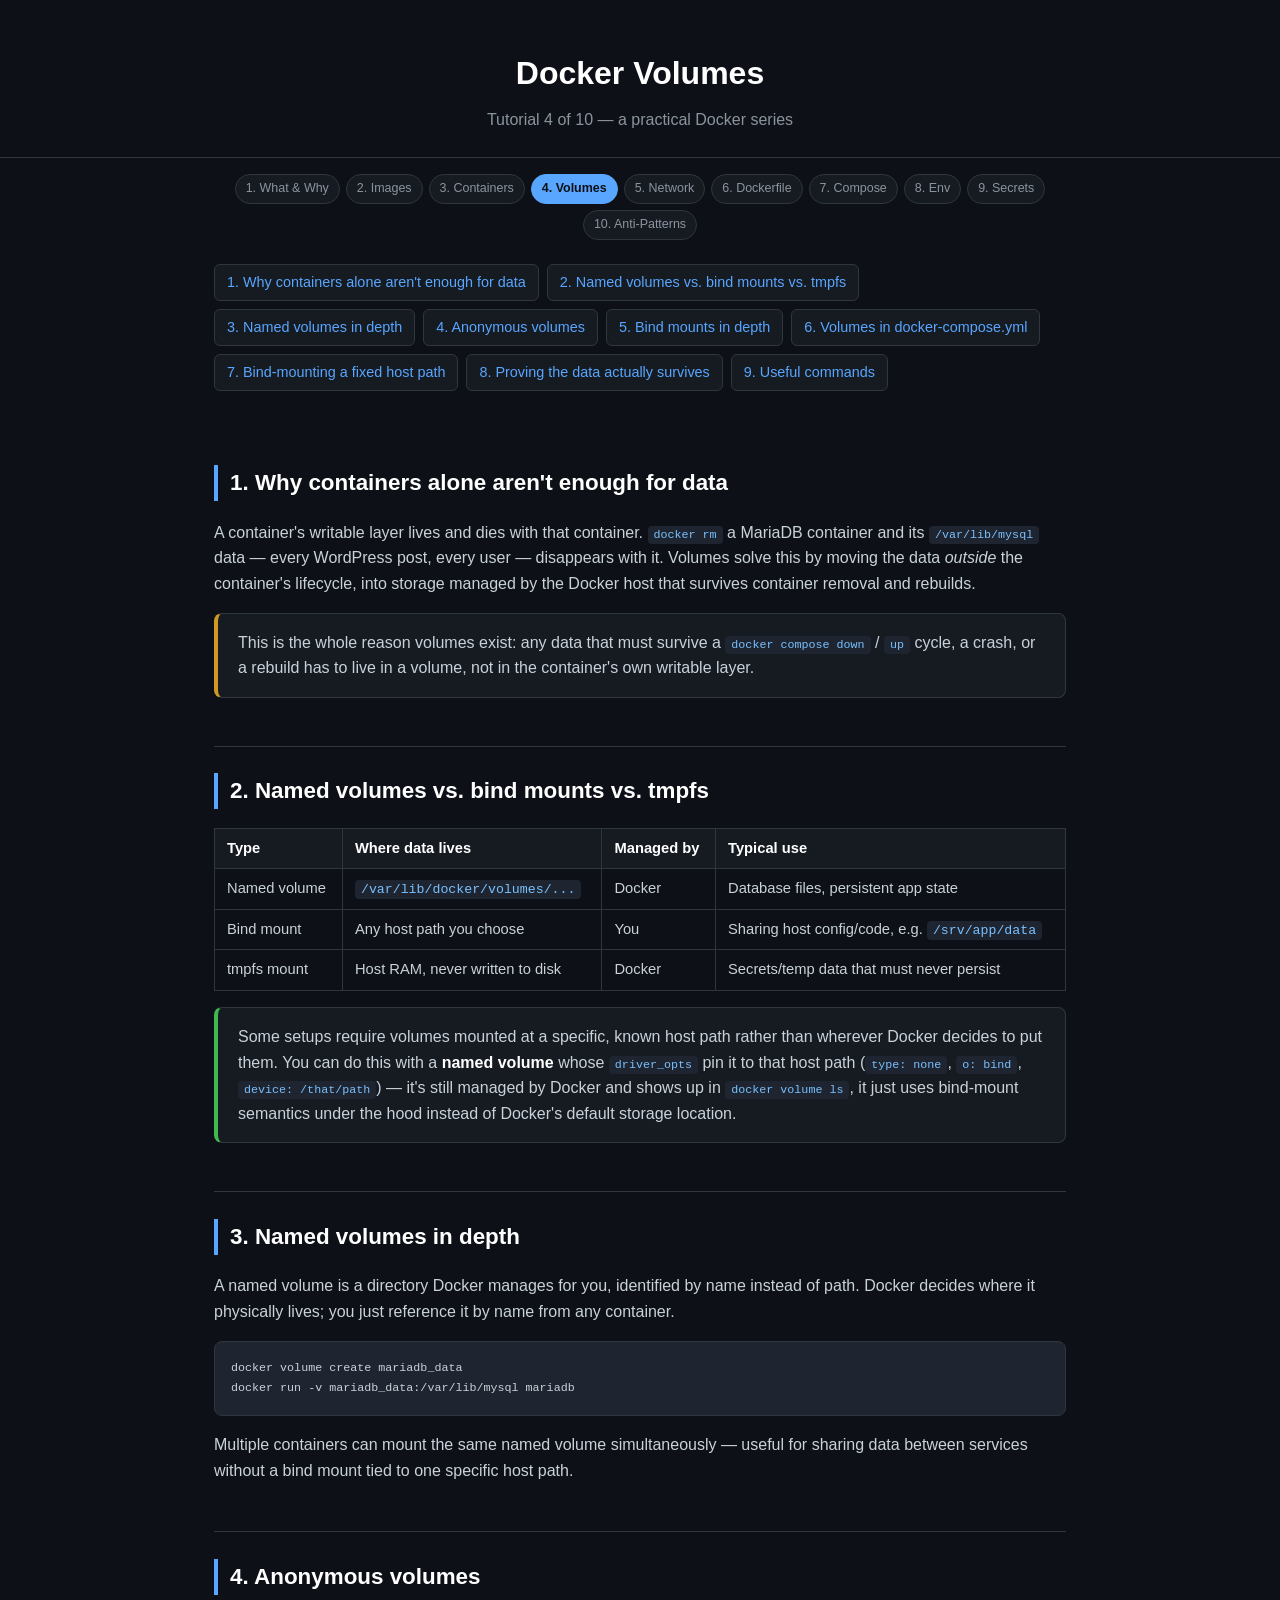
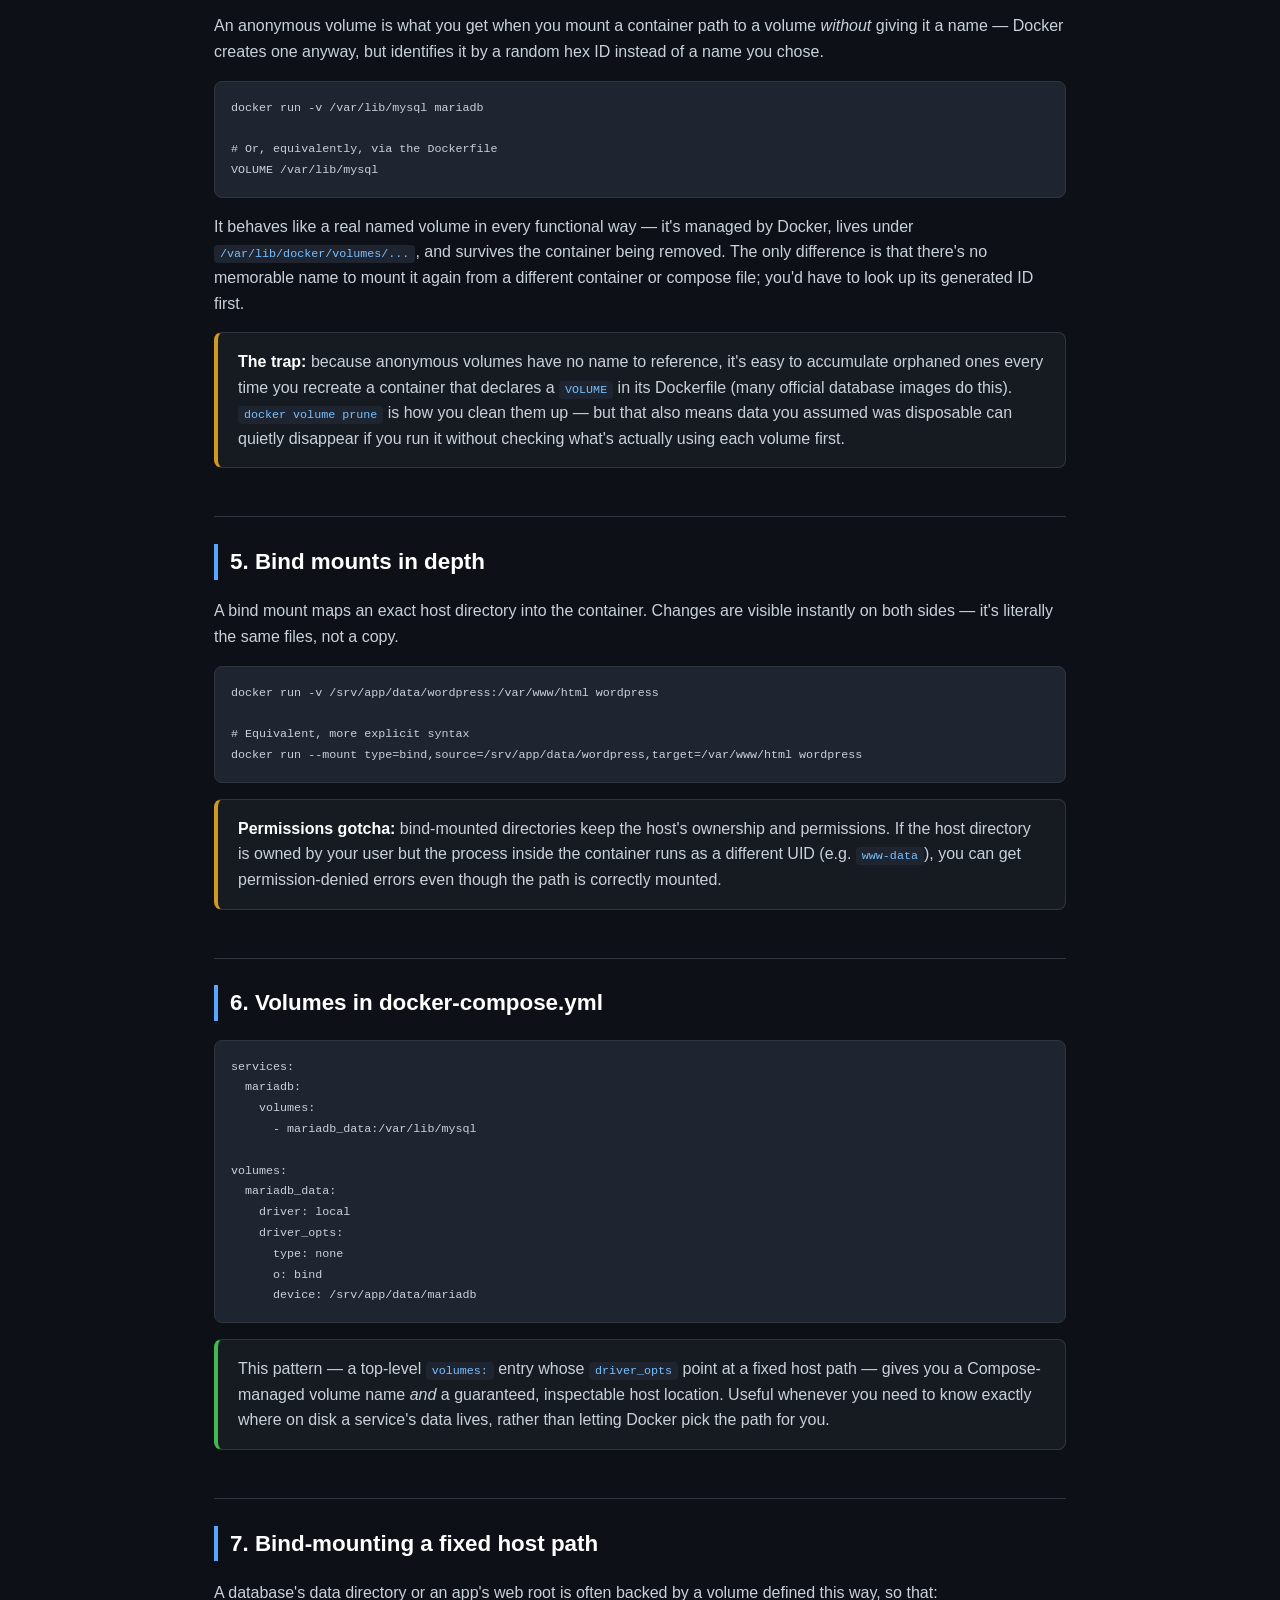
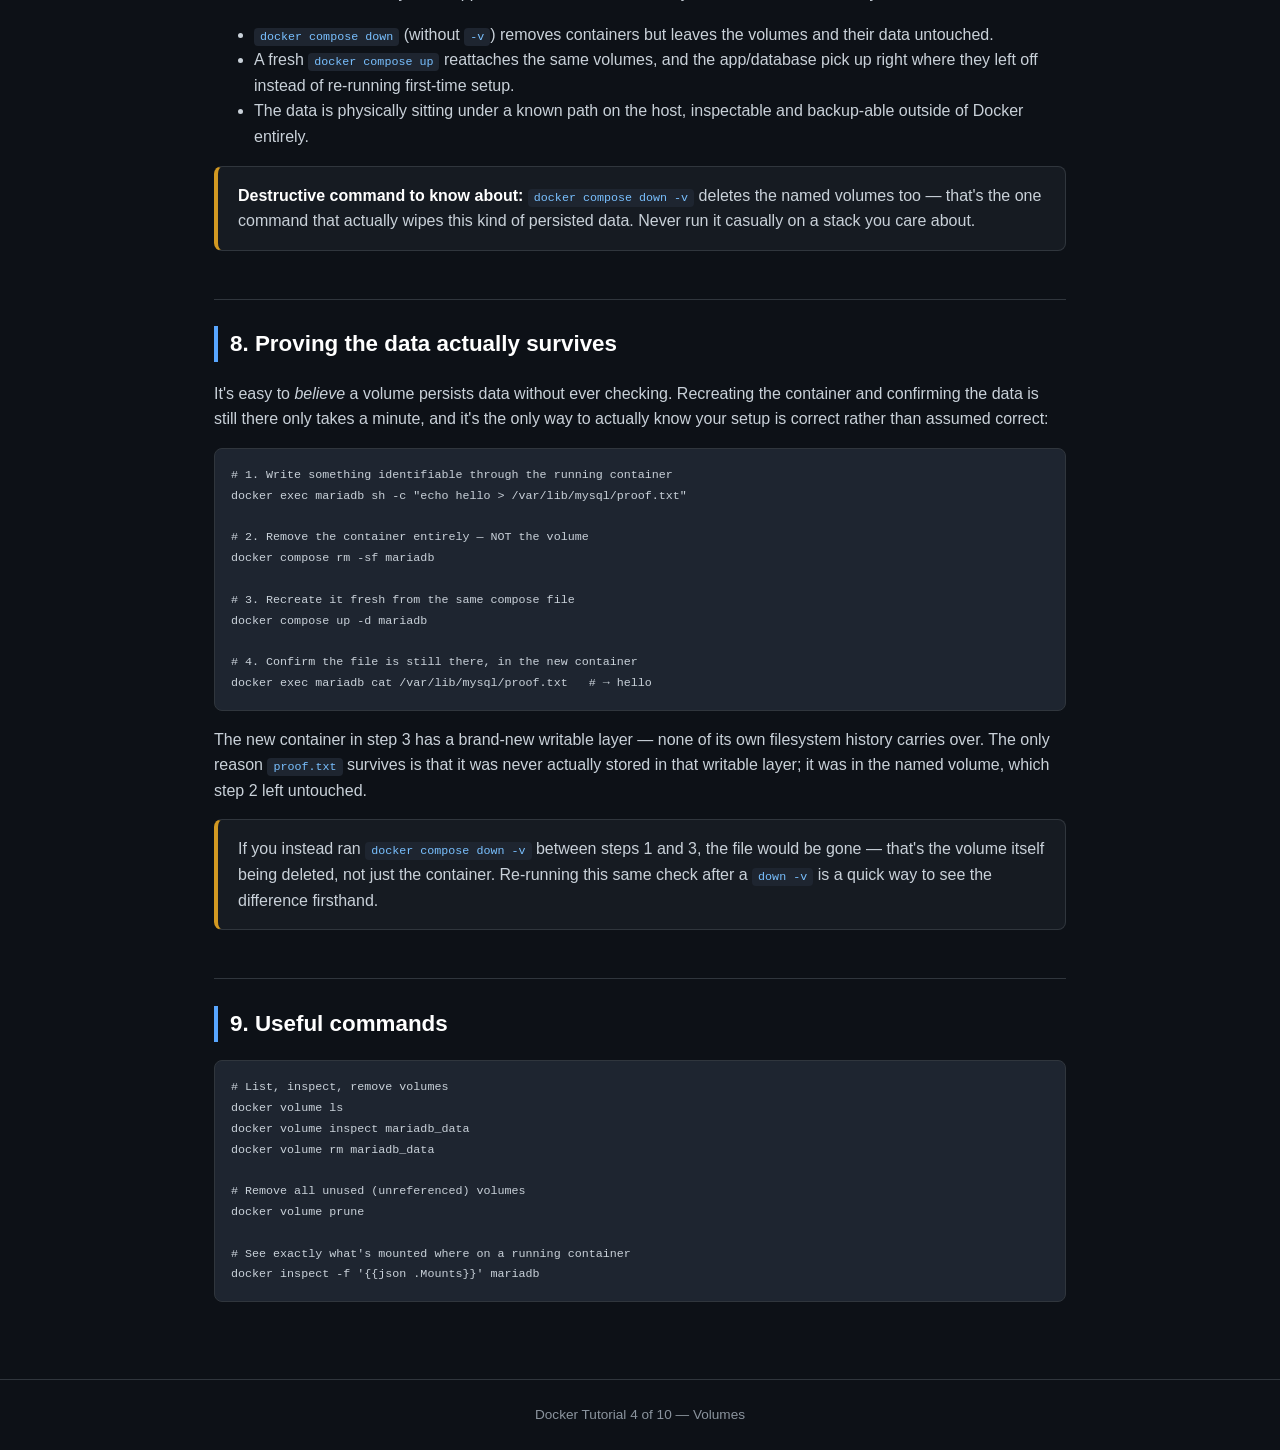
<file: 4-volumes.html>
<!DOCTYPE html>
<html lang="en">
<head>
<meta charset="UTF-8">
<title>Docker Tutorial 4 — Volumes</title>
<link rel="stylesheet" href="style.css">
</head>
<body>

<header>
  <h1>Docker Volumes</h1>
  <p>Tutorial 4 of 10 — a practical Docker series</p>
</header>

<div class="series-nav">
  <a href="index.html">1. What &amp; Why</a>
  <a href="2-images.html">2. Images</a>
  <a href="3-containers.html">3. Containers</a>
  <a href="4-volumes.html" class="current">4. Volumes</a>
  <a href="5-network.html">5. Network</a>
  <a href="6-dockerfile.html">6. Dockerfile</a>
  <a href="7-docker-compose.html">7. Compose</a>
  <a href="8-env.html">8. Env</a>
  <a href="9-secrets.html">9. Secrets</a>
  <a href="10-anti-patterns.html">10. Anti-Patterns</a>
</div>

<nav>
  <ul>
    <li><a href="#problem">1. Why containers alone aren't enough for data</a></li>
    <li><a href="#types">2. Named volumes vs. bind mounts vs. tmpfs</a></li>
    <li><a href="#named">3. Named volumes in depth</a></li>
    <li><a href="#anonymous">4. Anonymous volumes</a></li>
    <li><a href="#bind">5. Bind mounts in depth</a></li>
    <li><a href="#compose">6. Volumes in docker-compose.yml</a></li>
    <li><a href="#case">7. Bind-mounting a fixed host path</a></li>
    <li><a href="#verify">8. Proving the data actually survives</a></li>
    <li><a href="#commands">9. Useful commands</a></li>
  </ul>
</nav>

<main>

<section id="problem">
  <h2>1. Why containers alone aren't enough for data</h2>
  <p>
    A container's writable layer lives and dies with that container. <code>docker rm</code> a
    MariaDB container and its <code>/var/lib/mysql</code> data — every WordPress post, every user —
    disappears with it. Volumes solve this by moving the data <em>outside</em> the container's
    lifecycle, into storage managed by the Docker host that survives container removal and rebuilds.
  </p>
  <div class="box warn">
    This is the whole reason volumes exist: any data that must survive a
    <code>docker compose down</code> / <code>up</code> cycle, a crash, or a rebuild has to live in a
    volume, not in the container's own writable layer.
  </div>
</section>

<section id="types">
  <h2>2. Named volumes vs. bind mounts vs. tmpfs</h2>
  <table>
    <tr><th>Type</th><th>Where data lives</th><th>Managed by</th><th>Typical use</th></tr>
    <tr><td>Named volume</td><td><code>/var/lib/docker/volumes/...</code></td><td>Docker</td><td>Database files, persistent app state</td></tr>
    <tr><td>Bind mount</td><td>Any host path you choose</td><td>You</td><td>Sharing host config/code, e.g. <code>/srv/app/data</code></td></tr>
    <tr><td>tmpfs mount</td><td>Host RAM, never written to disk</td><td>Docker</td><td>Secrets/temp data that must never persist</td></tr>
  </table>
  <div class="box tip">
    Some setups require volumes mounted at a specific, known host path rather than wherever Docker
    decides to put them. You can do this with a <strong>named volume</strong> whose
    <code>driver_opts</code> pin it to that host path (<code>type: none</code>, <code>o: bind</code>,
    <code>device: /that/path</code>) — it's still managed by Docker and shows up in
    <code>docker volume ls</code>, it just uses bind-mount semantics under the hood instead of
    Docker's default storage location.
  </div>
</section>

<section id="named">
  <h2>3. Named volumes in depth</h2>
  <p>
    A named volume is a directory Docker manages for you, identified by name instead of path.
    Docker decides where it physically lives; you just reference it by name from any container.
  </p>
  <pre><code>docker volume create mariadb_data
docker run -v mariadb_data:/var/lib/mysql mariadb</code></pre>
  <p>
    Multiple containers can mount the same named volume simultaneously — useful for sharing data
    between services without a bind mount tied to one specific host path.
  </p>
</section>

<section id="anonymous">
  <h2>4. Anonymous volumes</h2>
  <p>
    An anonymous volume is what you get when you mount a container path to a volume <em>without</em>
    giving it a name — Docker creates one anyway, but identifies it by a random hex ID instead of a
    name you chose.
  </p>
  <pre><code>docker run -v /var/lib/mysql mariadb

# Or, equivalently, via the Dockerfile
VOLUME /var/lib/mysql</code></pre>
  <p>
    It behaves like a real named volume in every functional way — it's managed by Docker, lives
    under <code>/var/lib/docker/volumes/...</code>, and survives the container being removed. The
    only difference is that there's no memorable name to mount it again from a different container
    or compose file; you'd have to look up its generated ID first.
  </p>
  <div class="box warn">
    <strong>The trap:</strong> because anonymous volumes have no name to reference, it's easy to
    accumulate orphaned ones every time you recreate a container that declares a <code>VOLUME</code>
    in its Dockerfile (many official database images do this). <code>docker volume prune</code> is
    how you clean them up — but that also means data you assumed was disposable can quietly
    disappear if you run it without checking what's actually using each volume first.
  </div>
</section>

<section id="bind">
  <h2>5. Bind mounts in depth</h2>
  <p>
    A bind mount maps an exact host directory into the container. Changes are visible
    instantly on both sides — it's literally the same files, not a copy.
  </p>
  <pre><code>docker run -v /srv/app/data/wordpress:/var/www/html wordpress

# Equivalent, more explicit syntax
docker run --mount type=bind,source=/srv/app/data/wordpress,target=/var/www/html wordpress</code></pre>
  <div class="box warn">
    <strong>Permissions gotcha:</strong> bind-mounted directories keep the host's ownership and
    permissions. If the host directory is owned by your user but the process inside the container
    runs as a different UID (e.g. <code>www-data</code>), you can get permission-denied errors
    even though the path is correctly mounted.
  </div>
</section>

<section id="compose">
  <h2>6. Volumes in docker-compose.yml</h2>
  <pre><code>services:
  mariadb:
    volumes:
      - mariadb_data:/var/lib/mysql

volumes:
  mariadb_data:
    driver: local
    driver_opts:
      type: none
      o: bind
      device: /srv/app/data/mariadb</code></pre>
  <div class="box tip">
    This pattern — a top-level <code>volumes:</code> entry whose <code>driver_opts</code> point at
    a fixed host path — gives you a Compose-managed volume name <em>and</em> a guaranteed, inspectable
    host location. Useful whenever you need to know exactly where on disk a service's data lives,
    rather than letting Docker pick the path for you.
  </div>
</section>

<section id="case">
  <h2>7. Bind-mounting a fixed host path</h2>
  <p>
    A database's data directory or an app's web root is often backed by a volume defined this way,
    so that:
  </p>
  <ul>
    <li><code>docker compose down</code> (without <code>-v</code>) removes containers but leaves the volumes and their data untouched.</li>
    <li>A fresh <code>docker compose up</code> reattaches the same volumes, and the app/database pick up right where they left off instead of re-running first-time setup.</li>
    <li>The data is physically sitting under a known path on the host, inspectable and backup-able outside of Docker entirely.</li>
  </ul>
  <div class="box warn">
    <strong>Destructive command to know about:</strong> <code>docker compose down -v</code> deletes
    the named volumes too — that's the one command that actually wipes this kind of persisted data.
    Never run it casually on a stack you care about.
  </div>
</section>

<section id="verify">
  <h2>8. Proving the data actually survives</h2>
  <p>
    It's easy to <em>believe</em> a volume persists data without ever checking. Recreating the
    container and confirming the data is still there only takes a minute, and it's the only way to
    actually know your setup is correct rather than assumed correct:
  </p>
  <pre><code># 1. Write something identifiable through the running container
docker exec mariadb sh -c "echo hello > /var/lib/mysql/proof.txt"

# 2. Remove the container entirely — NOT the volume
docker compose rm -sf mariadb

# 3. Recreate it fresh from the same compose file
docker compose up -d mariadb

# 4. Confirm the file is still there, in the new container
docker exec mariadb cat /var/lib/mysql/proof.txt   # → hello</code></pre>
  <p>
    The new container in step 3 has a brand-new writable layer — none of its own filesystem history
    carries over. The only reason <code>proof.txt</code> survives is that it was never actually
    stored in that writable layer; it was in the named volume, which step 2 left untouched.
  </p>
  <div class="box warn">
    If you instead ran <code>docker compose down -v</code> between steps 1 and 3, the file would be
    gone — that's the volume itself being deleted, not just the container. Re-running this same
    check after a <code>down -v</code> is a quick way to see the difference firsthand.
  </div>
</section>

<section id="commands">
  <h2>9. Useful commands</h2>
  <pre><code># List, inspect, remove volumes
docker volume ls
docker volume inspect mariadb_data
docker volume rm mariadb_data

# Remove all unused (unreferenced) volumes
docker volume prune

# See exactly what's mounted where on a running container
docker inspect -f '{{json .Mounts}}' mariadb</code></pre>
</section>

</main>

<footer>
  Docker Tutorial 4 of 10 — Volumes
</footer>

</body>
</html>
</file>
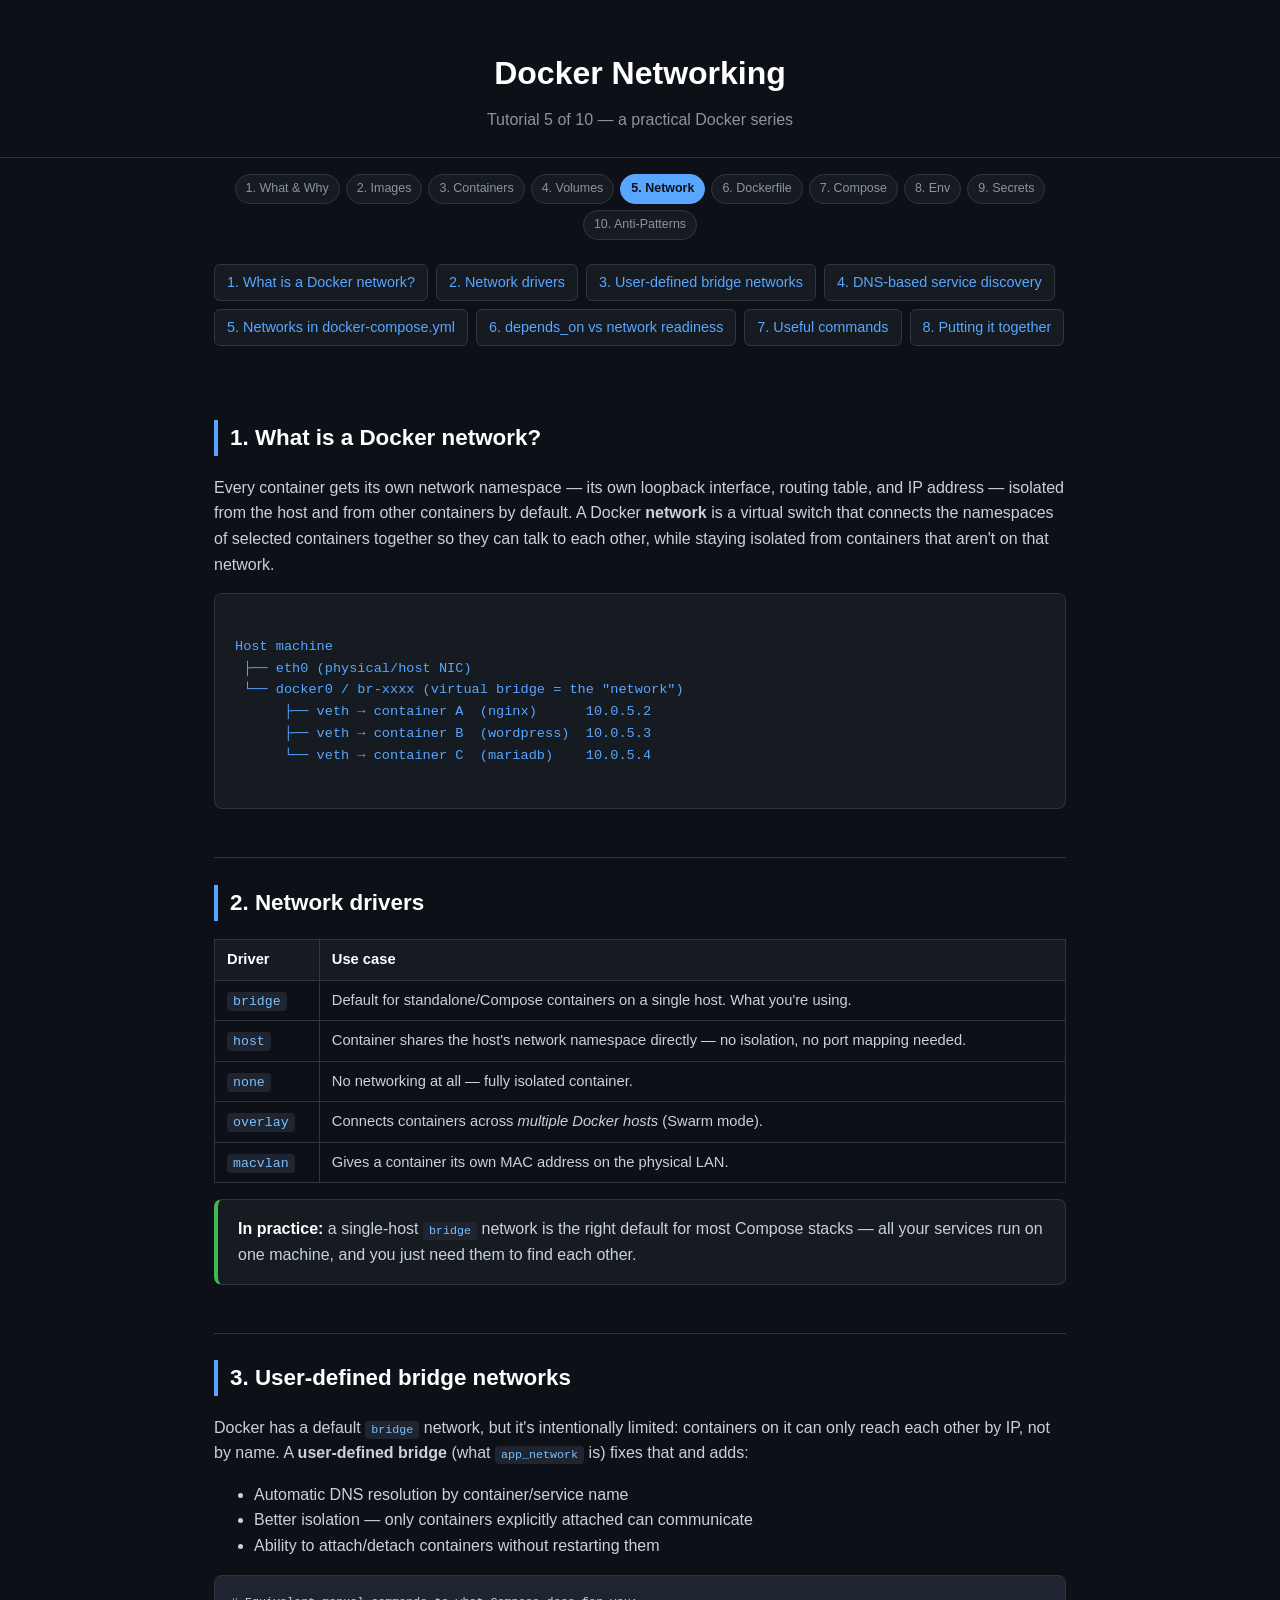
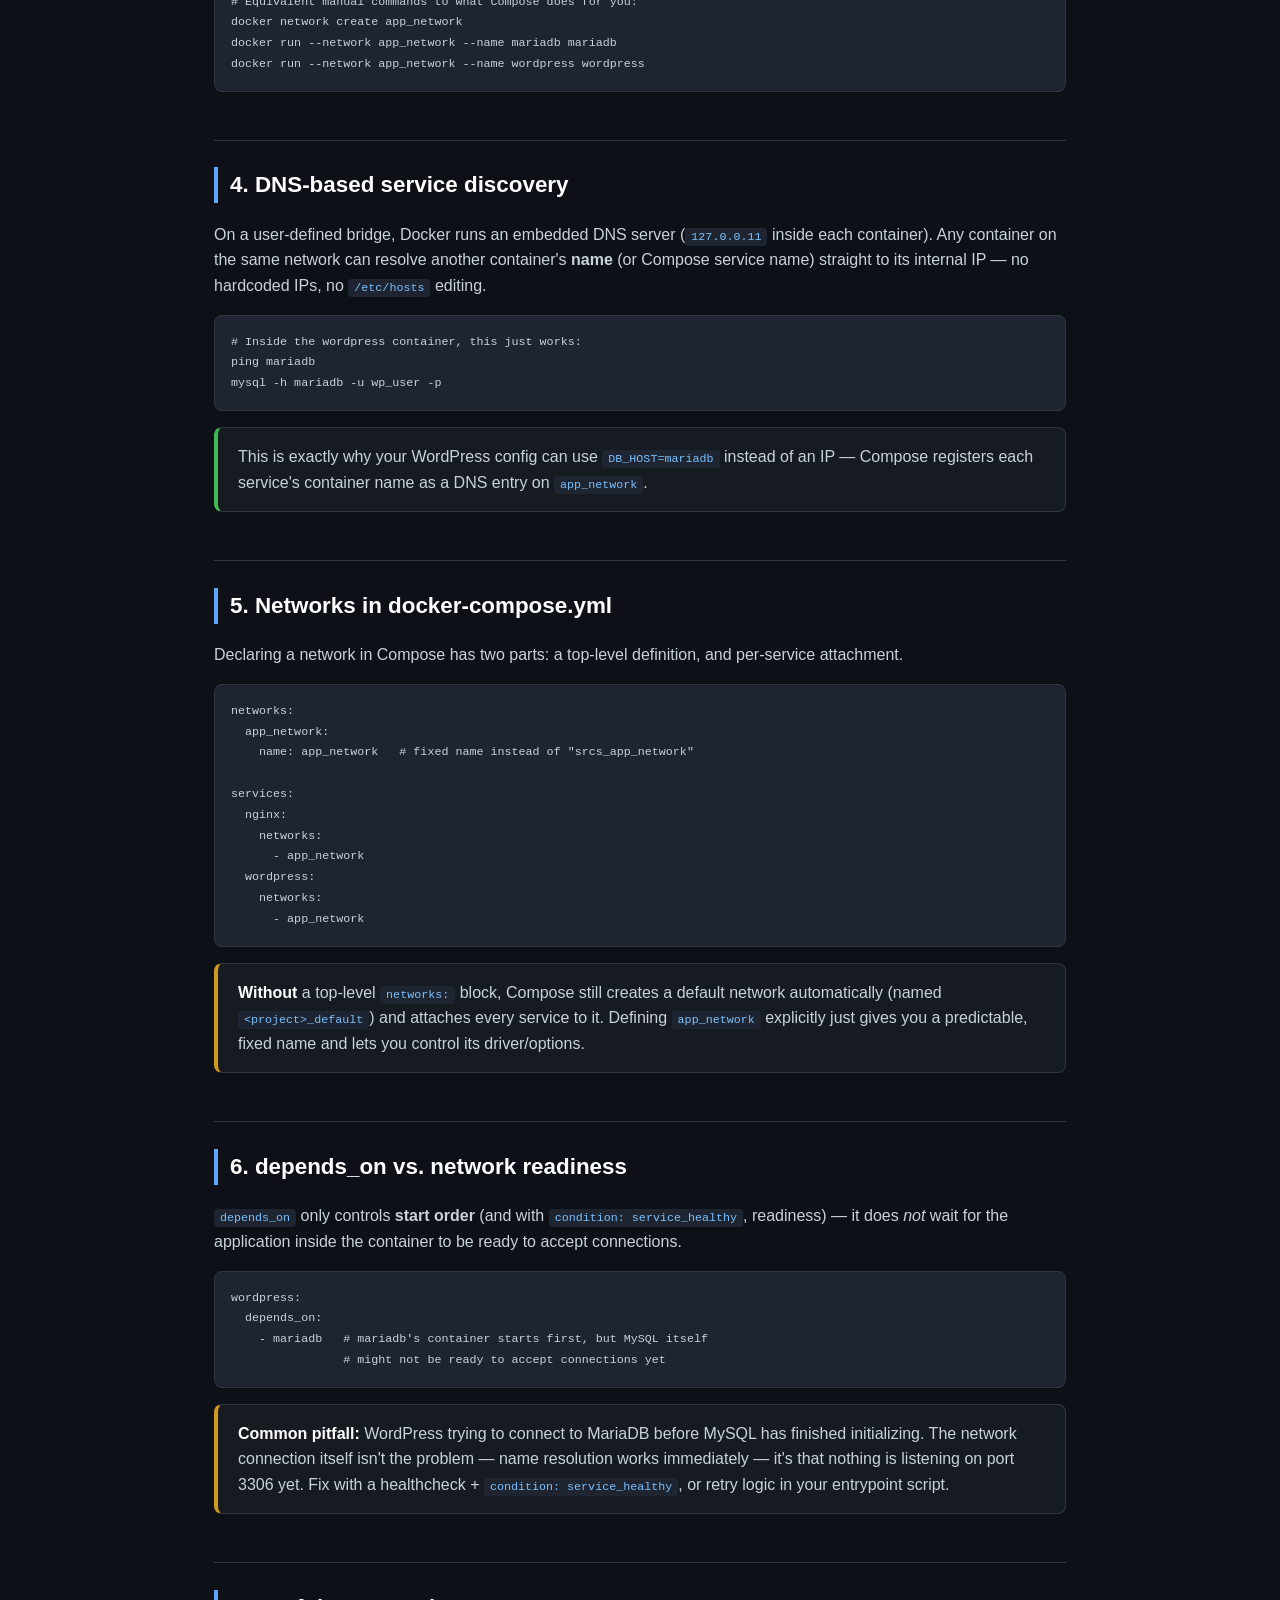
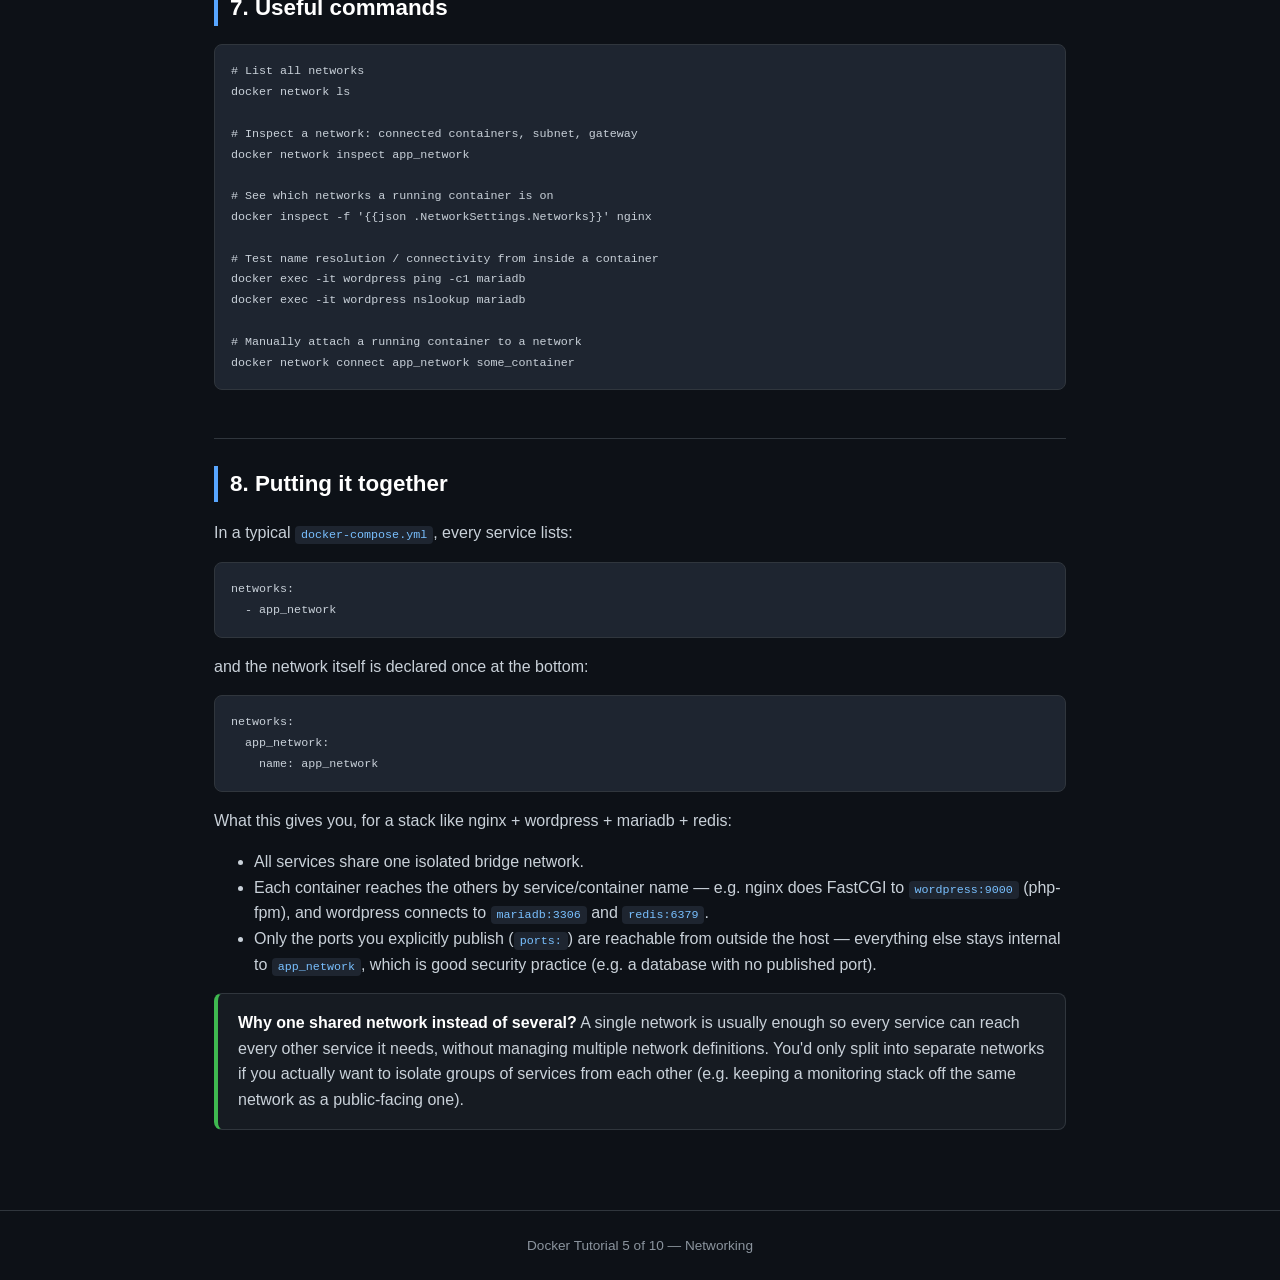
<file: 5-network.html>
<!DOCTYPE html>
<html lang="en">
<head>
<meta charset="UTF-8">
<title>Docker Tutorial 5 — Networking</title>
<link rel="stylesheet" href="style.css">
</head>
<body>

<header>
  <h1>Docker Networking</h1>
  <p>Tutorial 5 of 10 — a practical Docker series</p>
</header>

<div class="series-nav">
  <a href="index.html">1. What &amp; Why</a>
  <a href="2-images.html">2. Images</a>
  <a href="3-containers.html">3. Containers</a>
  <a href="4-volumes.html">4. Volumes</a>
  <a href="5-network.html" class="current">5. Network</a>
  <a href="6-dockerfile.html">6. Dockerfile</a>
  <a href="7-docker-compose.html">7. Compose</a>
  <a href="8-env.html">8. Env</a>
  <a href="9-secrets.html">9. Secrets</a>
  <a href="10-anti-patterns.html">10. Anti-Patterns</a>
</div>

<nav>
  <ul>
    <li><a href="#what">1. What is a Docker network?</a></li>
    <li><a href="#types">2. Network drivers</a></li>
    <li><a href="#bridge">3. User-defined bridge networks</a></li>
    <li><a href="#dns">4. DNS-based service discovery</a></li>
    <li><a href="#compose">5. Networks in docker-compose.yml</a></li>
    <li><a href="#depends">6. depends_on vs network readiness</a></li>
    <li><a href="#commands">7. Useful commands</a></li>
    <li><a href="#case">8. Putting it together</a></li>
  </ul>
</nav>

<main>

<section id="what">
  <h2>1. What is a Docker network?</h2>
  <p>
    Every container gets its own network namespace — its own loopback interface, routing table,
    and IP address — isolated from the host and from other containers by default. A Docker
    <strong>network</strong> is a virtual switch that connects the namespaces of selected
    containers together so they can talk to each other, while staying isolated from containers
    that aren't on that network.
  </p>
  <div class="diagram">
Host machine
 ├── eth0 (physical/host NIC)
 └── docker0 / br-xxxx (virtual bridge = the "network")
      ├── veth → container A  (nginx)      10.0.5.2
      ├── veth → container B  (wordpress)  10.0.5.3
      └── veth → container C  (mariadb)    10.0.5.4
  </div>
</section>

<section id="types">
  <h2>2. Network drivers</h2>
  <table>
    <tr><th>Driver</th><th>Use case</th></tr>
    <tr><td><code>bridge</code></td><td>Default for standalone/Compose containers on a single host. What you're using.</td></tr>
    <tr><td><code>host</code></td><td>Container shares the host's network namespace directly — no isolation, no port mapping needed.</td></tr>
    <tr><td><code>none</code></td><td>No networking at all — fully isolated container.</td></tr>
    <tr><td><code>overlay</code></td><td>Connects containers across <em>multiple Docker hosts</em> (Swarm mode).</td></tr>
    <tr><td><code>macvlan</code></td><td>Gives a container its own MAC address on the physical LAN.</td></tr>
  </table>
  <div class="box tip">
    <strong>In practice:</strong> a single-host <code>bridge</code> network is the right default for
    most Compose stacks — all your services run on one machine, and you just need them to find each other.
  </div>
</section>

<section id="bridge">
  <h2>3. User-defined bridge networks</h2>
  <p>
    Docker has a default <code>bridge</code> network, but it's intentionally limited: containers on it
    can only reach each other by IP, not by name. A <strong>user-defined bridge</strong>
    (what <code>app_network</code> is) fixes that and adds:
  </p>
  <ul>
    <li>Automatic DNS resolution by container/service name</li>
    <li>Better isolation — only containers explicitly attached can communicate</li>
    <li>Ability to attach/detach containers without restarting them</li>
  </ul>
  <pre><code># Equivalent manual commands to what Compose does for you:
docker network create app_network
docker run --network app_network --name mariadb mariadb
docker run --network app_network --name wordpress wordpress</code></pre>
</section>

<section id="dns">
  <h2>4. DNS-based service discovery</h2>
  <p>
    On a user-defined bridge, Docker runs an embedded DNS server (<code>127.0.0.11</code> inside each
    container). Any container on the same network can resolve another container's
    <strong>name</strong> (or Compose service name) straight to its internal IP — no hardcoded
    IPs, no <code>/etc/hosts</code> editing.
  </p>
  <pre><code># Inside the wordpress container, this just works:
ping mariadb
mysql -h mariadb -u wp_user -p</code></pre>
  <div class="box tip">
    This is exactly why your WordPress config can use <code>DB_HOST=mariadb</code> instead of an IP —
    Compose registers each service's container name as a DNS entry on <code>app_network</code>.
  </div>
</section>

<section id="compose">
  <h2>5. Networks in docker-compose.yml</h2>
  <p>Declaring a network in Compose has two parts: a top-level definition, and per-service attachment.</p>
  <pre><code>networks:
  app_network:
    name: app_network   # fixed name instead of "srcs_app_network"

services:
  nginx:
    networks:
      - app_network
  wordpress:
    networks:
      - app_network</code></pre>
  <div class="box warn">
    <strong>Without</strong> a top-level <code>networks:</code> block, Compose still creates a default
    network automatically (named <code>&lt;project&gt;_default</code>) and attaches every service to it.
    Defining <code>app_network</code> explicitly just gives you a predictable, fixed name and
    lets you control its driver/options.
  </div>
</section>

<section id="depends">
  <h2>6. depends_on vs. network readiness</h2>
  <p>
    <code>depends_on</code> only controls <strong>start order</strong> (and with
    <code>condition: service_healthy</code>, readiness) — it does <em>not</em> wait for the
    application inside the container to be ready to accept connections.
  </p>
  <pre><code>wordpress:
  depends_on:
    - mariadb   # mariadb's container starts first, but MySQL itself
                # might not be ready to accept connections yet</code></pre>
  <div class="box warn">
    <strong>Common pitfall:</strong> WordPress trying to connect to MariaDB before MySQL has finished
    initializing. The network connection itself isn't the problem — name resolution works immediately —
    it's that nothing is listening on port 3306 yet. Fix with a healthcheck +
    <code>condition: service_healthy</code>, or retry logic in your entrypoint script.
  </div>
</section>

<section id="commands">
  <h2>7. Useful commands</h2>
  <pre><code># List all networks
docker network ls

# Inspect a network: connected containers, subnet, gateway
docker network inspect app_network

# See which networks a running container is on
docker inspect -f '{{json .NetworkSettings.Networks}}' nginx

# Test name resolution / connectivity from inside a container
docker exec -it wordpress ping -c1 mariadb
docker exec -it wordpress nslookup mariadb

# Manually attach a running container to a network
docker network connect app_network some_container</code></pre>
</section>

<section id="case">
  <h2>8. Putting it together</h2>
  <p>In a typical <code>docker-compose.yml</code>, every service lists:</p>
  <pre><code>networks:
  - app_network</code></pre>
  <p>and the network itself is declared once at the bottom:</p>
  <pre><code>networks:
  app_network:
    name: app_network</code></pre>
  <p>What this gives you, for a stack like nginx + wordpress + mariadb + redis:</p>
  <ul>
    <li>All services share one isolated bridge network.</li>
    <li>Each container reaches the others by service/container name — e.g. nginx does FastCGI to <code>wordpress:9000</code> (php-fpm), and wordpress connects to <code>mariadb:3306</code> and <code>redis:6379</code>.</li>
    <li>Only the ports you explicitly publish (<code>ports:</code>) are reachable from outside the host — everything else stays internal to <code>app_network</code>, which is good security practice (e.g. a database with no published port).</li>
  </ul>
  <div class="box tip">
    <strong>Why one shared network instead of several?</strong> A single network is usually enough so
    every service can reach every other service it needs, without managing multiple network
    definitions. You'd only split into separate networks if you actually want to isolate groups of
    services from each other (e.g. keeping a monitoring stack off the same network as a public-facing one).
  </div>
</section>

</main>

<footer>
  Docker Tutorial 5 of 10 — Networking
</footer>

</body>
</html>
</file>
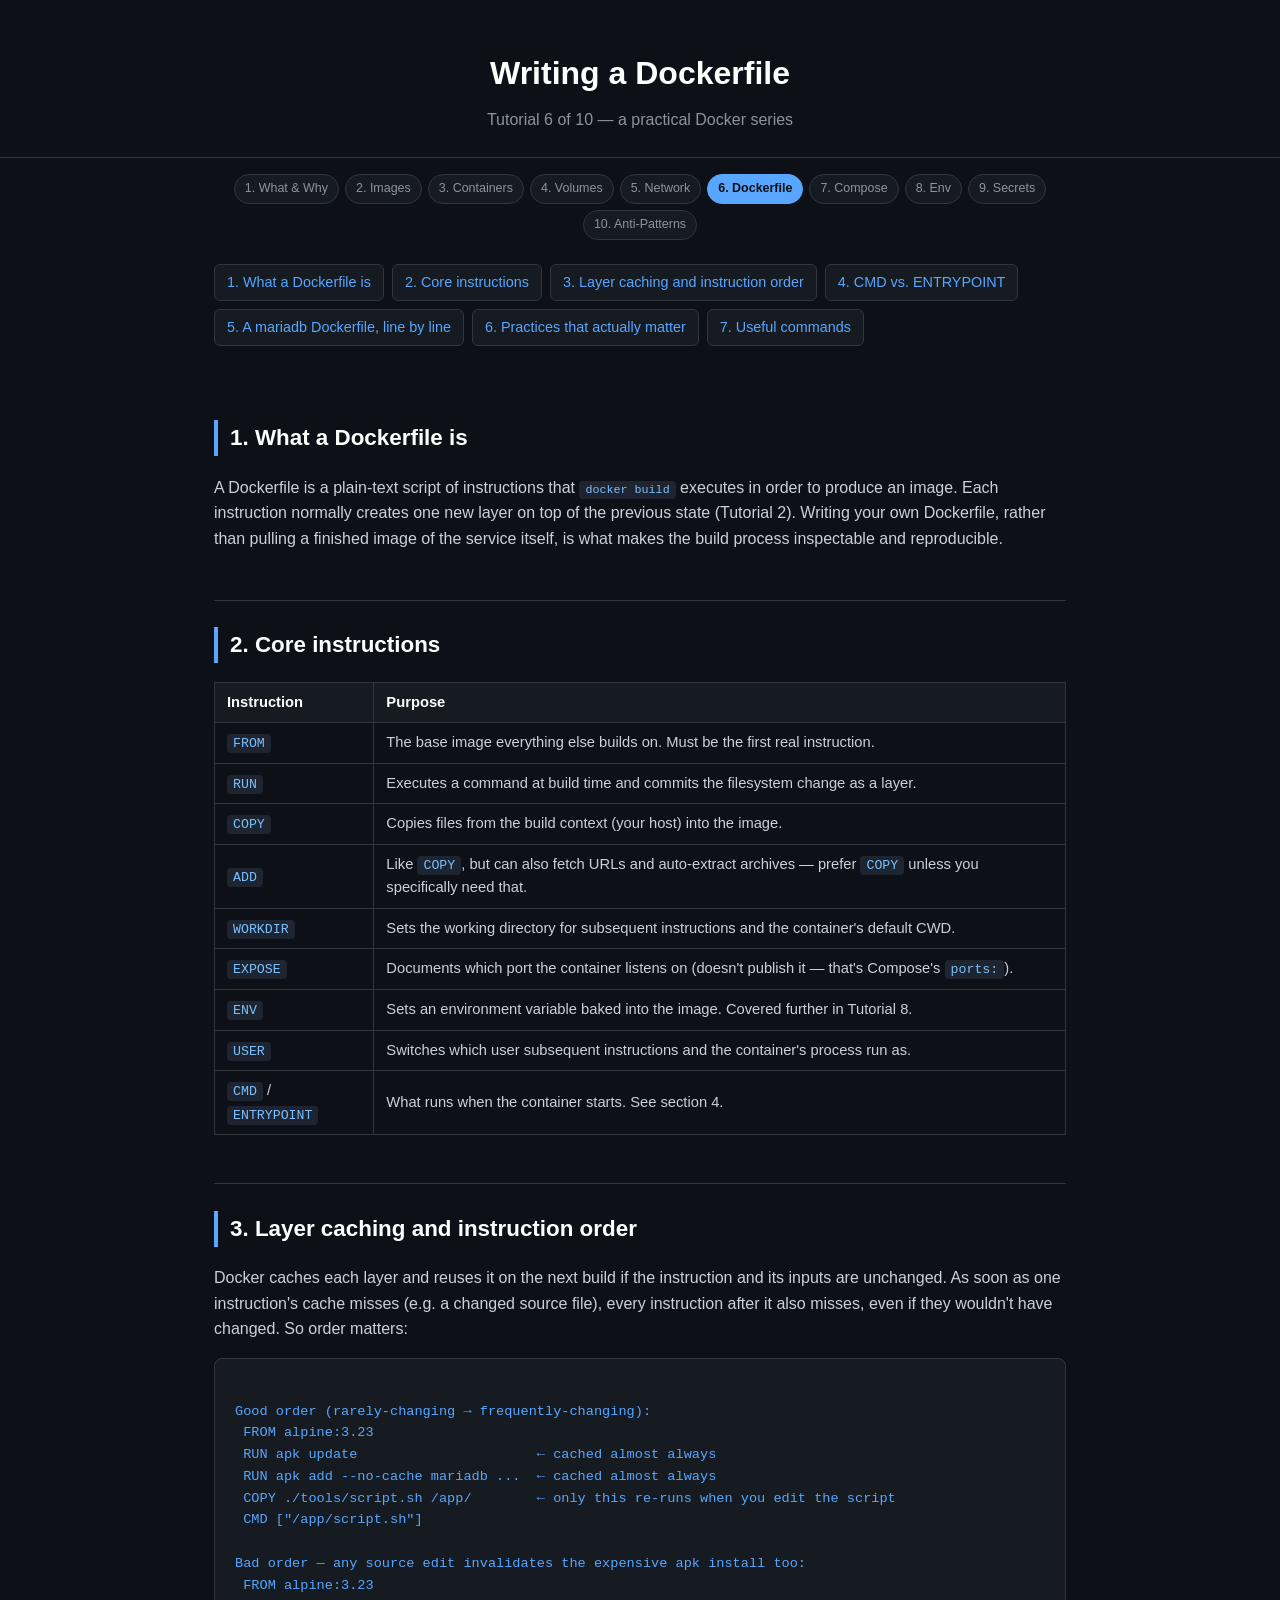
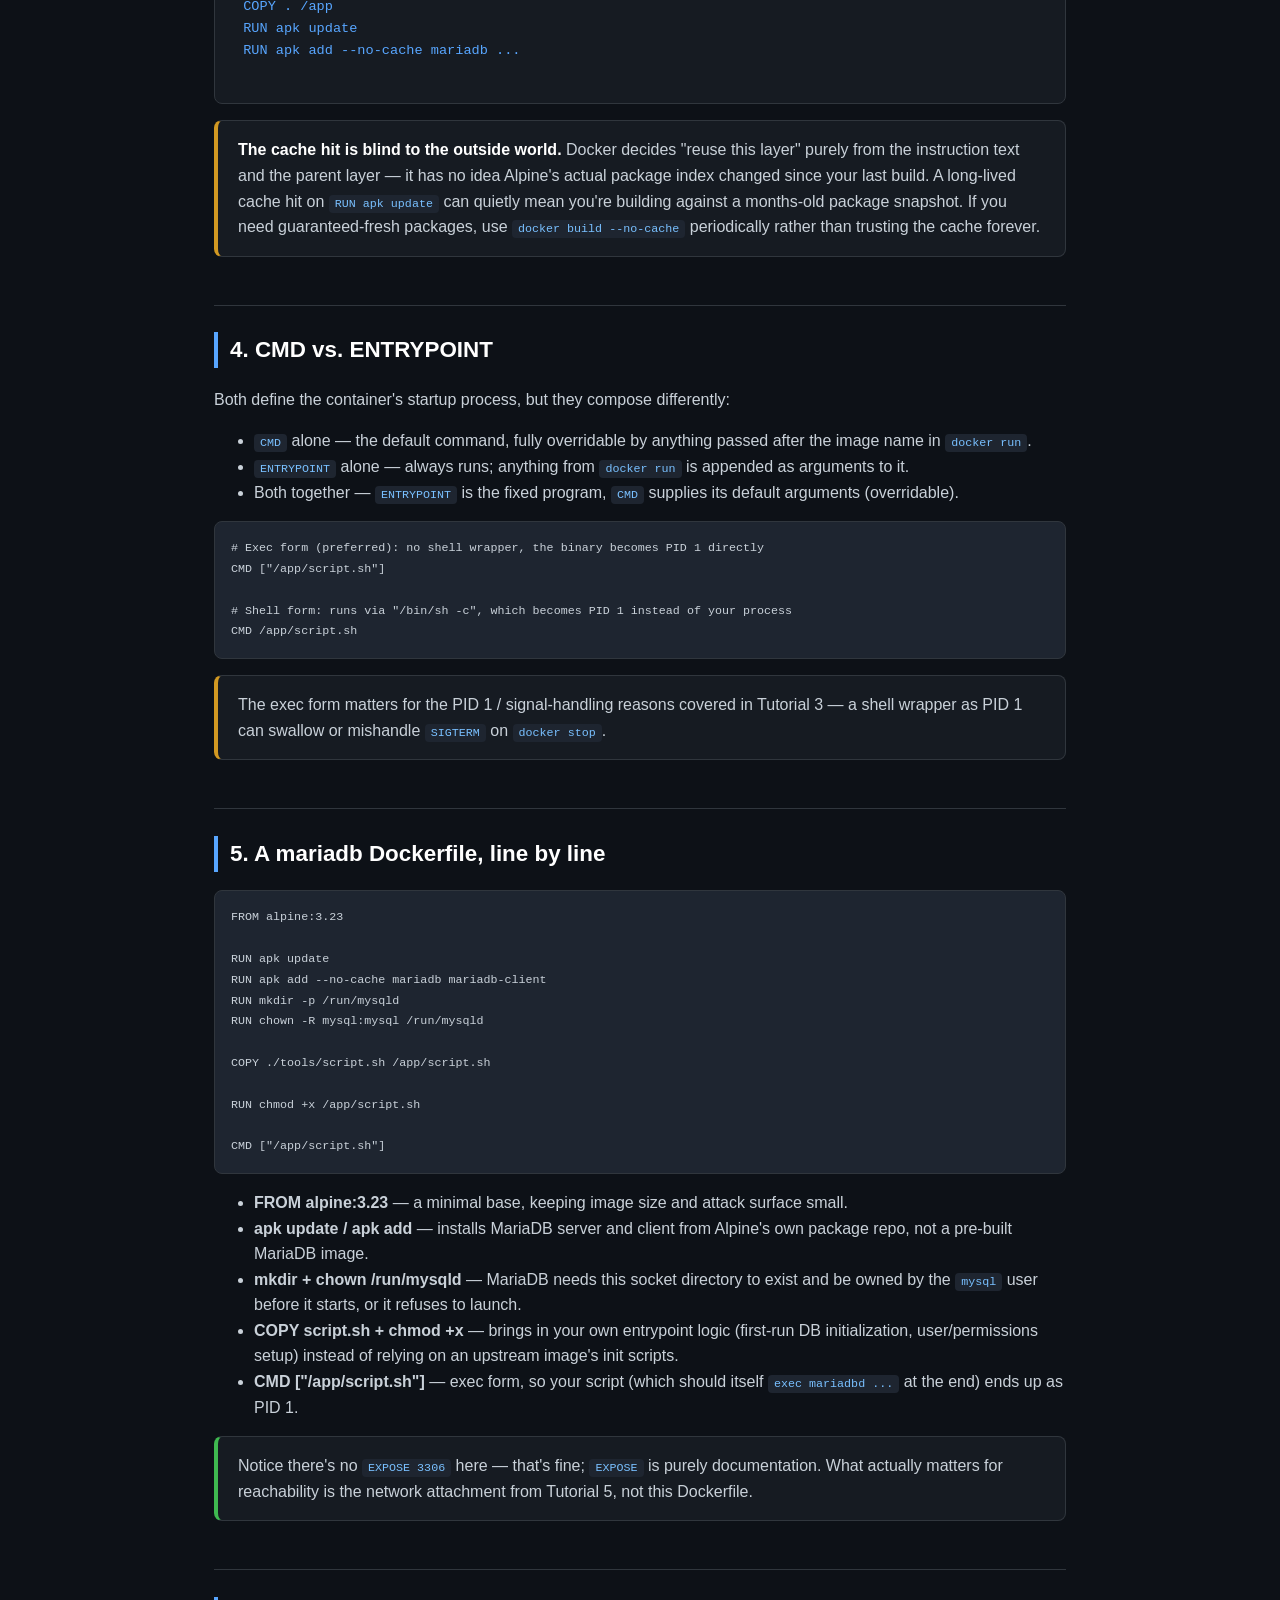
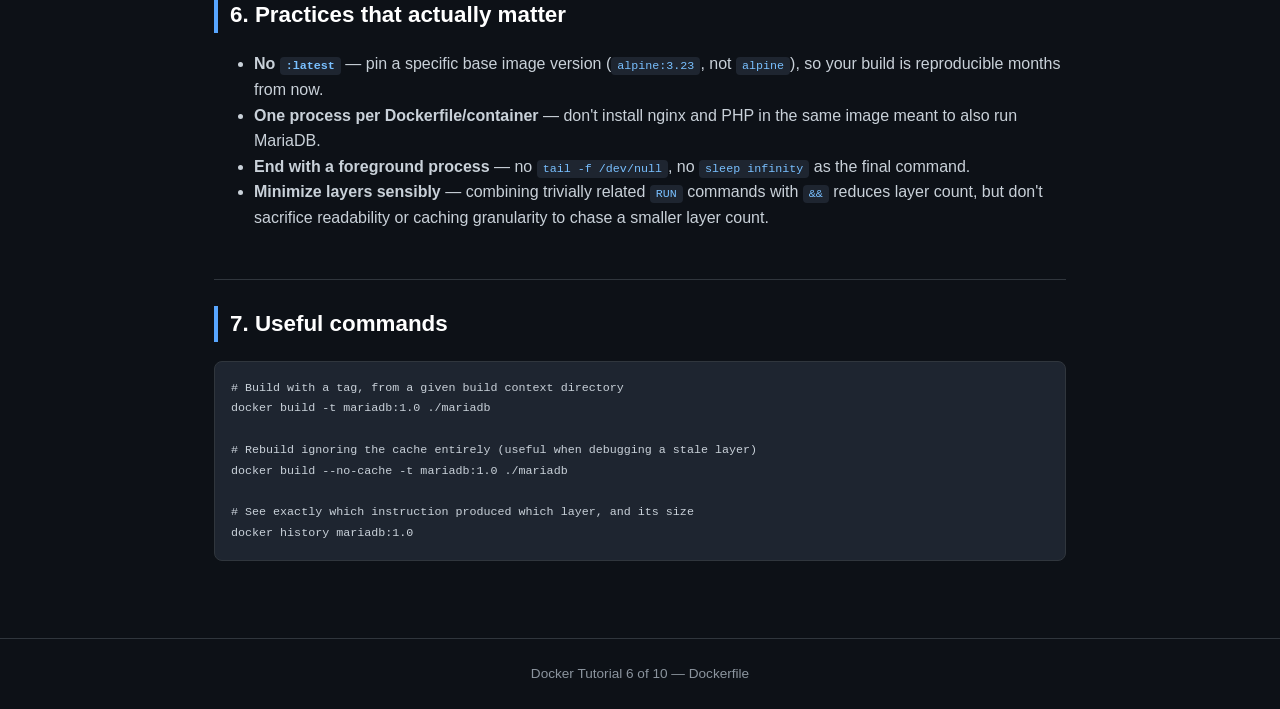
<file: 6-dockerfile.html>
<!DOCTYPE html>
<html lang="en">
<head>
<meta charset="UTF-8">
<title>Docker Tutorial 6 — Dockerfile</title>
<link rel="stylesheet" href="style.css">
</head>
<body>

<header>
  <h1>Writing a Dockerfile</h1>
  <p>Tutorial 6 of 10 — a practical Docker series</p>
</header>

<div class="series-nav">
  <a href="index.html">1. What &amp; Why</a>
  <a href="2-images.html">2. Images</a>
  <a href="3-containers.html">3. Containers</a>
  <a href="4-volumes.html">4. Volumes</a>
  <a href="5-network.html">5. Network</a>
  <a href="6-dockerfile.html" class="current">6. Dockerfile</a>
  <a href="7-docker-compose.html">7. Compose</a>
  <a href="8-env.html">8. Env</a>
  <a href="9-secrets.html">9. Secrets</a>
  <a href="10-anti-patterns.html">10. Anti-Patterns</a>
</div>

<nav>
  <ul>
    <li><a href="#what">1. What a Dockerfile is</a></li>
    <li><a href="#instructions">2. Core instructions</a></li>
    <li><a href="#cache">3. Layer caching and instruction order</a></li>
    <li><a href="#cmd-entrypoint">4. CMD vs. ENTRYPOINT</a></li>
    <li><a href="#case">5. A mariadb Dockerfile, line by line</a></li>
    <li><a href="#practices">6. Practices that actually matter</a></li>
    <li><a href="#commands">7. Useful commands</a></li>
  </ul>
</nav>

<main>

<section id="what">
  <h2>1. What a Dockerfile is</h2>
  <p>
    A Dockerfile is a plain-text script of instructions that <code>docker build</code> executes in
    order to produce an image. Each instruction normally creates one new layer on top of the
    previous state (Tutorial 2). Writing your own Dockerfile, rather than pulling a finished image
    of the service itself, is what makes the build process inspectable and reproducible.
  </p>
</section>

<section id="instructions">
  <h2>2. Core instructions</h2>
  <table>
    <tr><th>Instruction</th><th>Purpose</th></tr>
    <tr><td><code>FROM</code></td><td>The base image everything else builds on. Must be the first real instruction.</td></tr>
    <tr><td><code>RUN</code></td><td>Executes a command at build time and commits the filesystem change as a layer.</td></tr>
    <tr><td><code>COPY</code></td><td>Copies files from the build context (your host) into the image.</td></tr>
    <tr><td><code>ADD</code></td><td>Like <code>COPY</code>, but can also fetch URLs and auto-extract archives — prefer <code>COPY</code> unless you specifically need that.</td></tr>
    <tr><td><code>WORKDIR</code></td><td>Sets the working directory for subsequent instructions and the container's default CWD.</td></tr>
    <tr><td><code>EXPOSE</code></td><td>Documents which port the container listens on (doesn't publish it — that's Compose's <code>ports:</code>).</td></tr>
    <tr><td><code>ENV</code></td><td>Sets an environment variable baked into the image. Covered further in Tutorial 8.</td></tr>
    <tr><td><code>USER</code></td><td>Switches which user subsequent instructions and the container's process run as.</td></tr>
    <tr><td><code>CMD</code> / <code>ENTRYPOINT</code></td><td>What runs when the container starts. See section 4.</td></tr>
  </table>
</section>

<section id="cache">
  <h2>3. Layer caching and instruction order</h2>
  <p>
    Docker caches each layer and reuses it on the next build if the instruction and its inputs are
    unchanged. As soon as one instruction's cache misses (e.g. a changed source file), every
    instruction after it also misses, even if they wouldn't have changed. So order matters:
  </p>
  <div class="diagram">
Good order (rarely-changing → frequently-changing):
 FROM alpine:3.23
 RUN apk update                      ← cached almost always
 RUN apk add --no-cache mariadb ...  ← cached almost always
 COPY ./tools/script.sh /app/        ← only this re-runs when you edit the script
 CMD ["/app/script.sh"]

Bad order — any source edit invalidates the expensive apk install too:
 FROM alpine:3.23
 COPY . /app
 RUN apk update
 RUN apk add --no-cache mariadb ...
  </div>
  <div class="box warn">
    <strong>The cache hit is blind to the outside world.</strong> Docker decides "reuse this layer"
    purely from the instruction text and the parent layer — it has no idea Alpine's actual package
    index changed since your last build. A long-lived cache hit on <code>RUN apk update</code> can
    quietly mean you're building against a months-old package snapshot. If you need guaranteed-fresh
    packages, use <code>docker build --no-cache</code> periodically rather than trusting the cache forever.
  </div>
</section>

<section id="cmd-entrypoint">
  <h2>4. CMD vs. ENTRYPOINT</h2>
  <p>
    Both define the container's startup process, but they compose differently:
  </p>
  <ul>
    <li><code>CMD</code> alone — the default command, fully overridable by anything passed after the image name in <code>docker run</code>.</li>
    <li><code>ENTRYPOINT</code> alone — always runs; anything from <code>docker run</code> is appended as arguments to it.</li>
    <li>Both together — <code>ENTRYPOINT</code> is the fixed program, <code>CMD</code> supplies its default arguments (overridable).</li>
  </ul>
  <pre><code># Exec form (preferred): no shell wrapper, the binary becomes PID 1 directly
CMD ["/app/script.sh"]

# Shell form: runs via "/bin/sh -c", which becomes PID 1 instead of your process
CMD /app/script.sh</code></pre>
  <div class="box warn">
    The exec form matters for the PID 1 / signal-handling reasons covered in Tutorial 3 — a shell
    wrapper as PID 1 can swallow or mishandle <code>SIGTERM</code> on <code>docker stop</code>.
  </div>
</section>

<section id="case">
  <h2>5. A mariadb Dockerfile, line by line</h2>
  <pre><code>FROM alpine:3.23

RUN apk update
RUN apk add --no-cache mariadb mariadb-client
RUN mkdir -p /run/mysqld
RUN chown -R mysql:mysql /run/mysqld

COPY ./tools/script.sh /app/script.sh

RUN chmod +x /app/script.sh

CMD ["/app/script.sh"]</code></pre>
  <ul>
    <li><strong>FROM alpine:3.23</strong> — a minimal base, keeping image size and attack surface small.</li>
    <li><strong>apk update / apk add</strong> — installs MariaDB server and client from Alpine's own package repo, not a pre-built MariaDB image.</li>
    <li><strong>mkdir + chown /run/mysqld</strong> — MariaDB needs this socket directory to exist and be owned by the <code>mysql</code> user before it starts, or it refuses to launch.</li>
    <li><strong>COPY script.sh + chmod +x</strong> — brings in your own entrypoint logic (first-run DB initialization, user/permissions setup) instead of relying on an upstream image's init scripts.</li>
    <li><strong>CMD ["/app/script.sh"]</strong> — exec form, so your script (which should itself <code>exec mariadbd ...</code> at the end) ends up as PID 1.</li>
  </ul>
  <div class="box tip">
    Notice there's no <code>EXPOSE 3306</code> here — that's fine; <code>EXPOSE</code> is purely
    documentation. What actually matters for reachability is the network attachment from
    Tutorial 5, not this Dockerfile.
  </div>
</section>

<section id="practices">
  <h2>6. Practices that actually matter</h2>
  <ul>
    <li><strong>No <code>:latest</code></strong> — pin a specific base image version (<code>alpine:3.23</code>, not <code>alpine</code>), so your build is reproducible months from now.</li>
    <li><strong>One process per Dockerfile/container</strong> — don't install nginx and PHP in the same image meant to also run MariaDB.</li>
    <li><strong>End with a foreground process</strong> — no <code>tail -f /dev/null</code>, no <code>sleep infinity</code> as the final command.</li>
    <li><strong>Minimize layers sensibly</strong> — combining trivially related <code>RUN</code> commands with <code>&amp;&amp;</code> reduces layer count, but don't sacrifice readability or caching granularity to chase a smaller layer count.</li>
  </ul>
</section>

<section id="commands">
  <h2>7. Useful commands</h2>
  <pre><code># Build with a tag, from a given build context directory
docker build -t mariadb:1.0 ./mariadb

# Rebuild ignoring the cache entirely (useful when debugging a stale layer)
docker build --no-cache -t mariadb:1.0 ./mariadb

# See exactly which instruction produced which layer, and its size
docker history mariadb:1.0</code></pre>
</section>

</main>

<footer>
  Docker Tutorial 6 of 10 — Dockerfile
</footer>

</body>
</html>
</file>
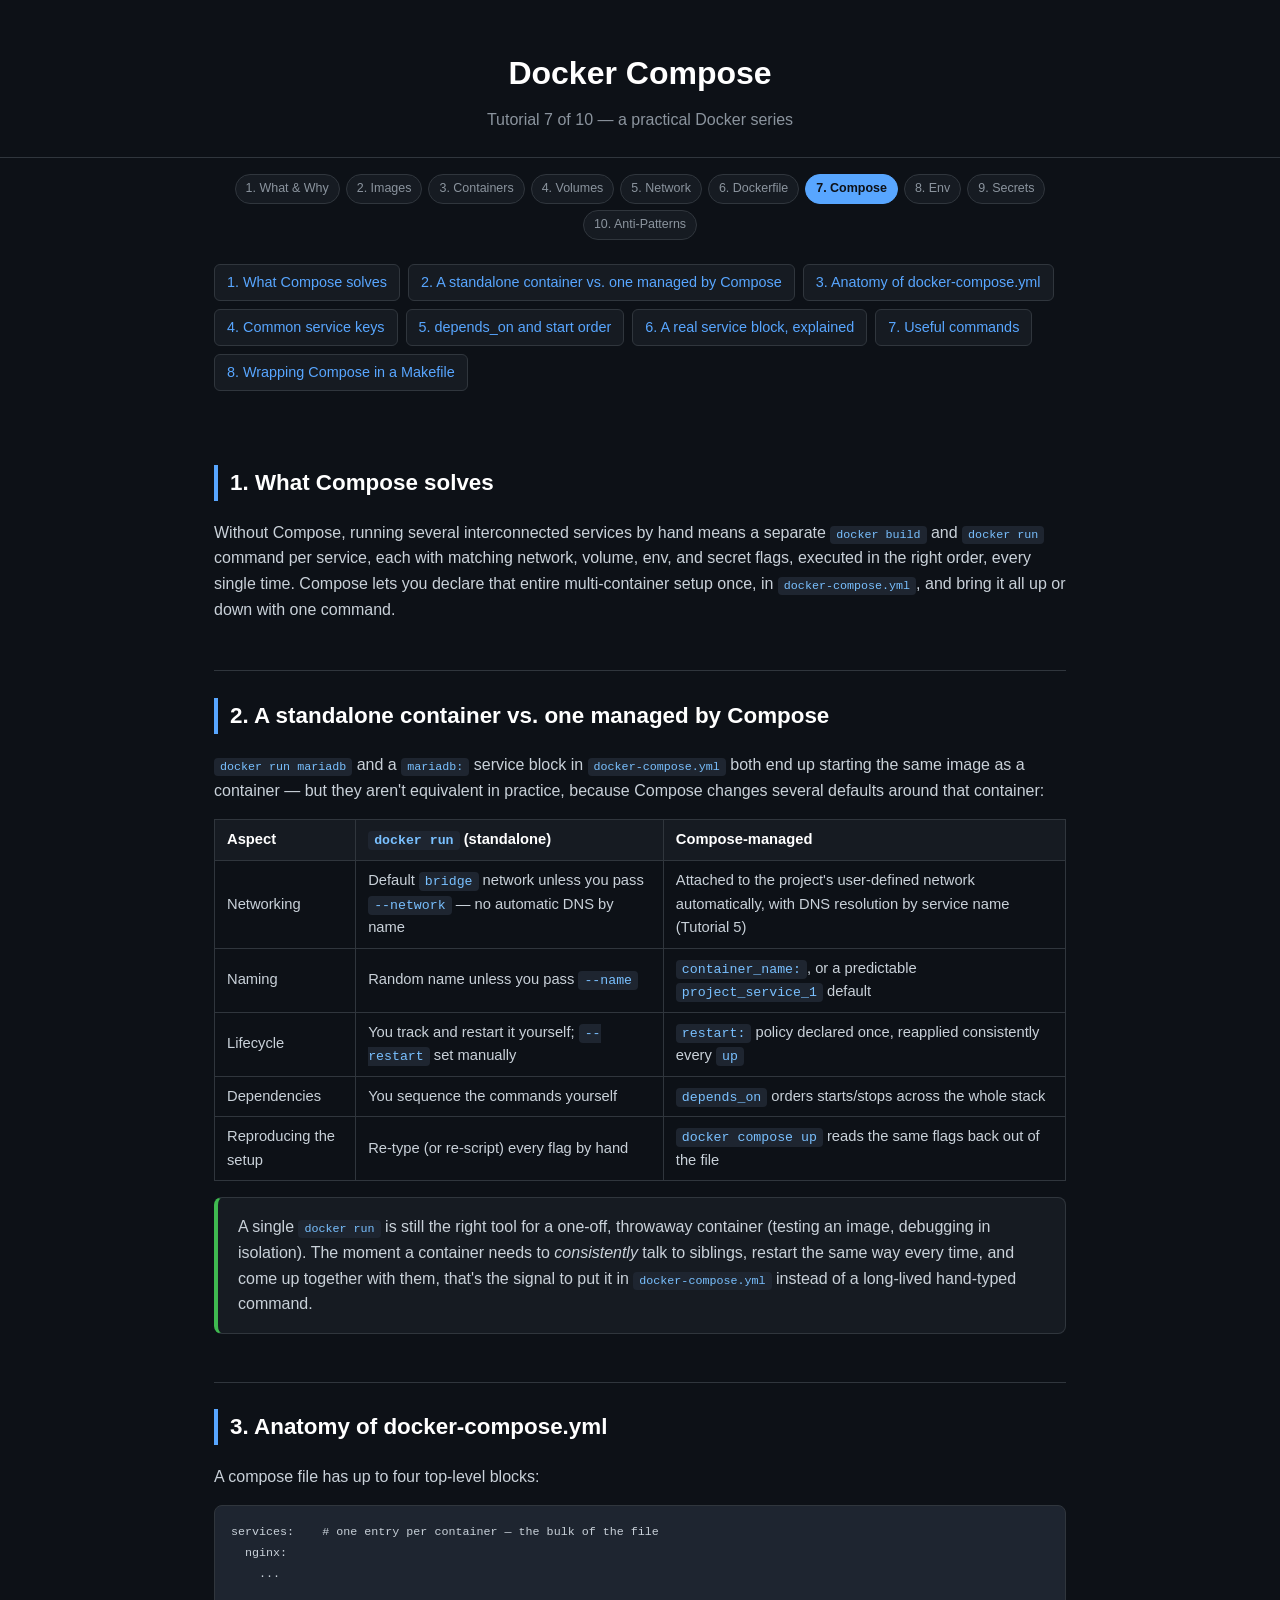
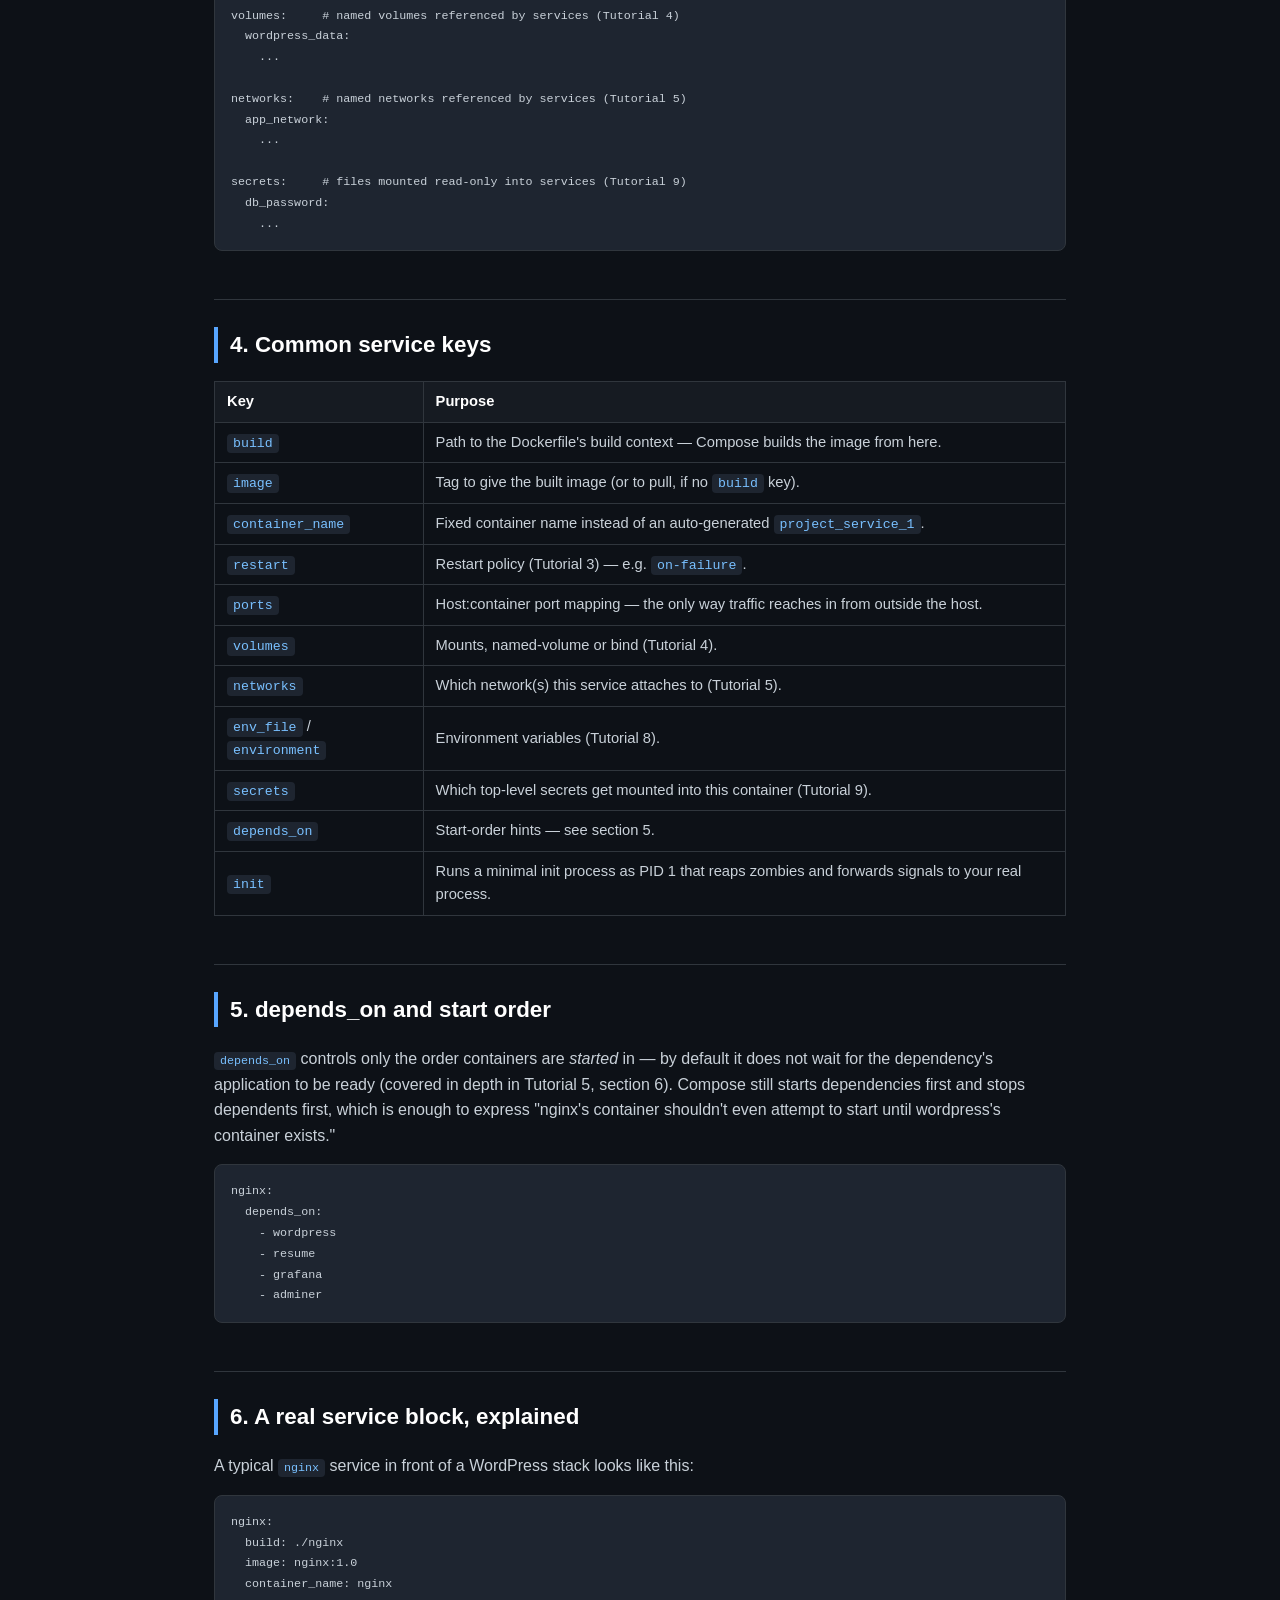
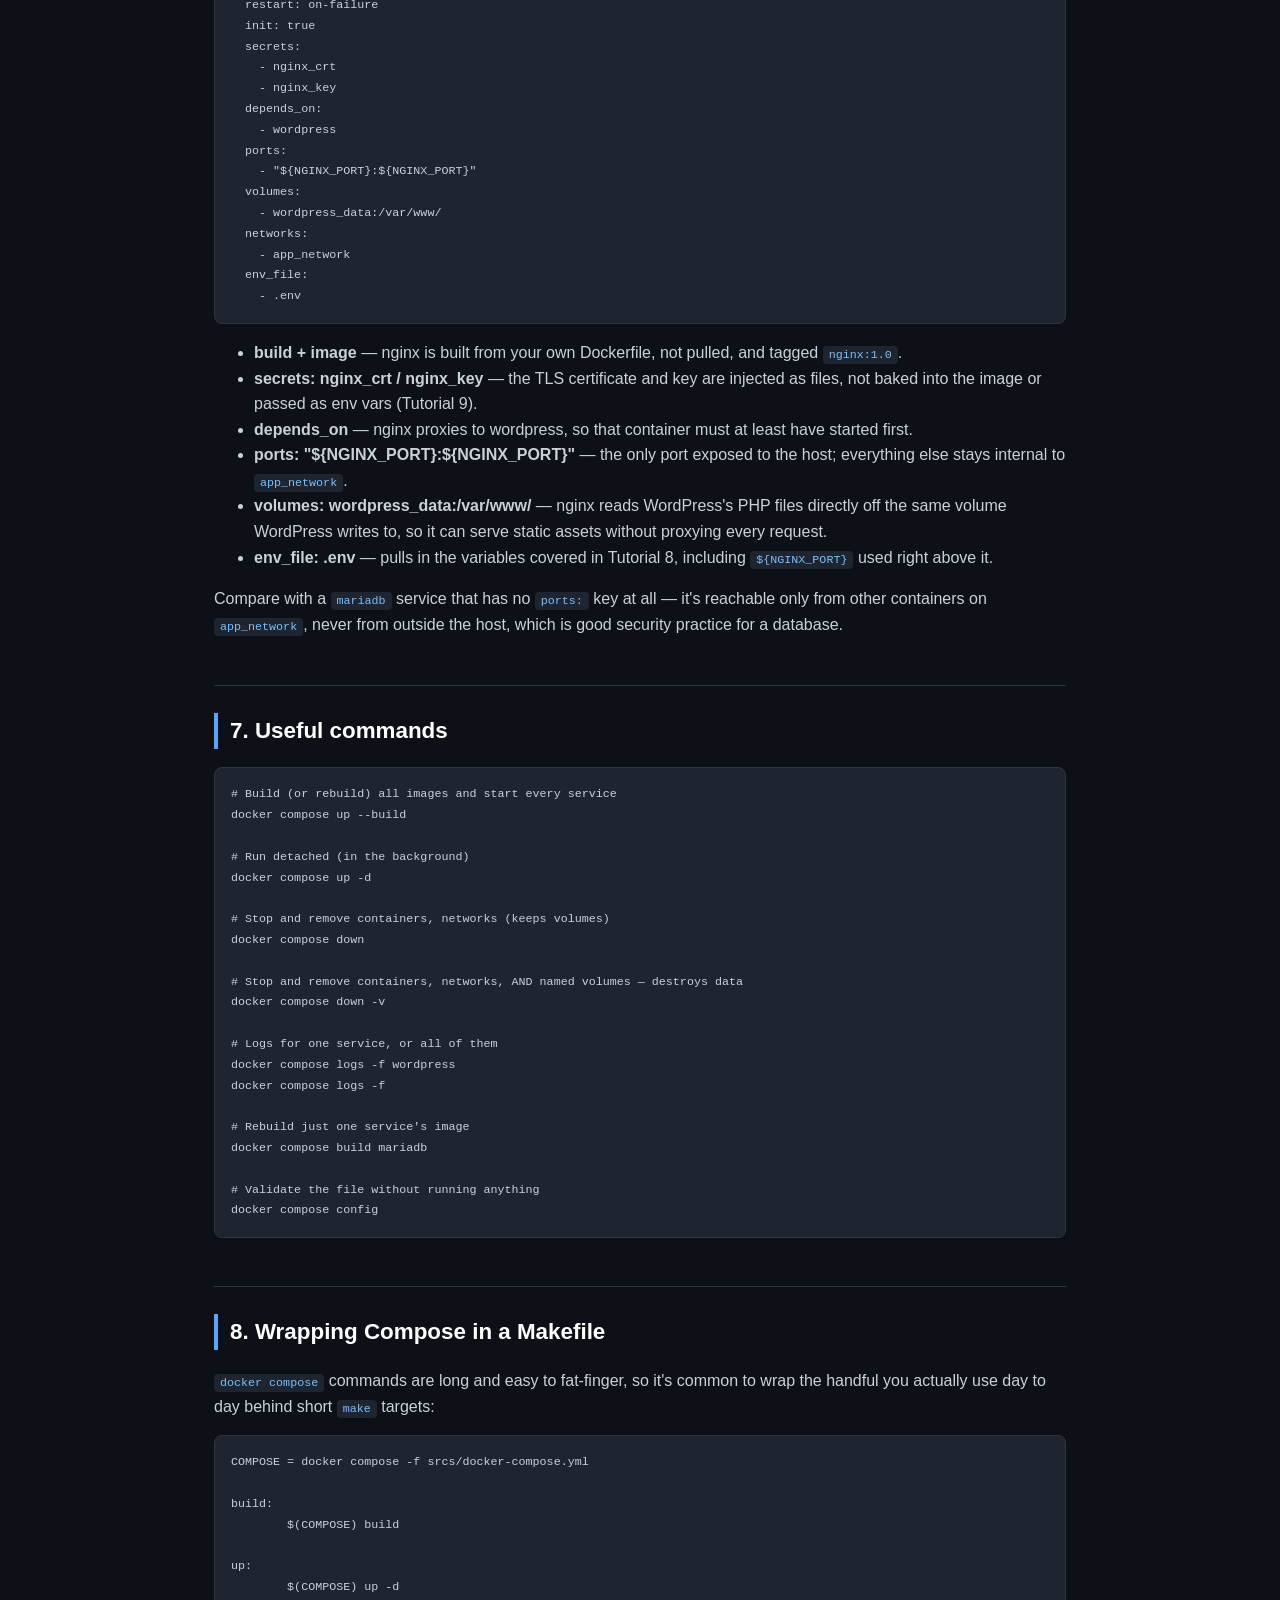
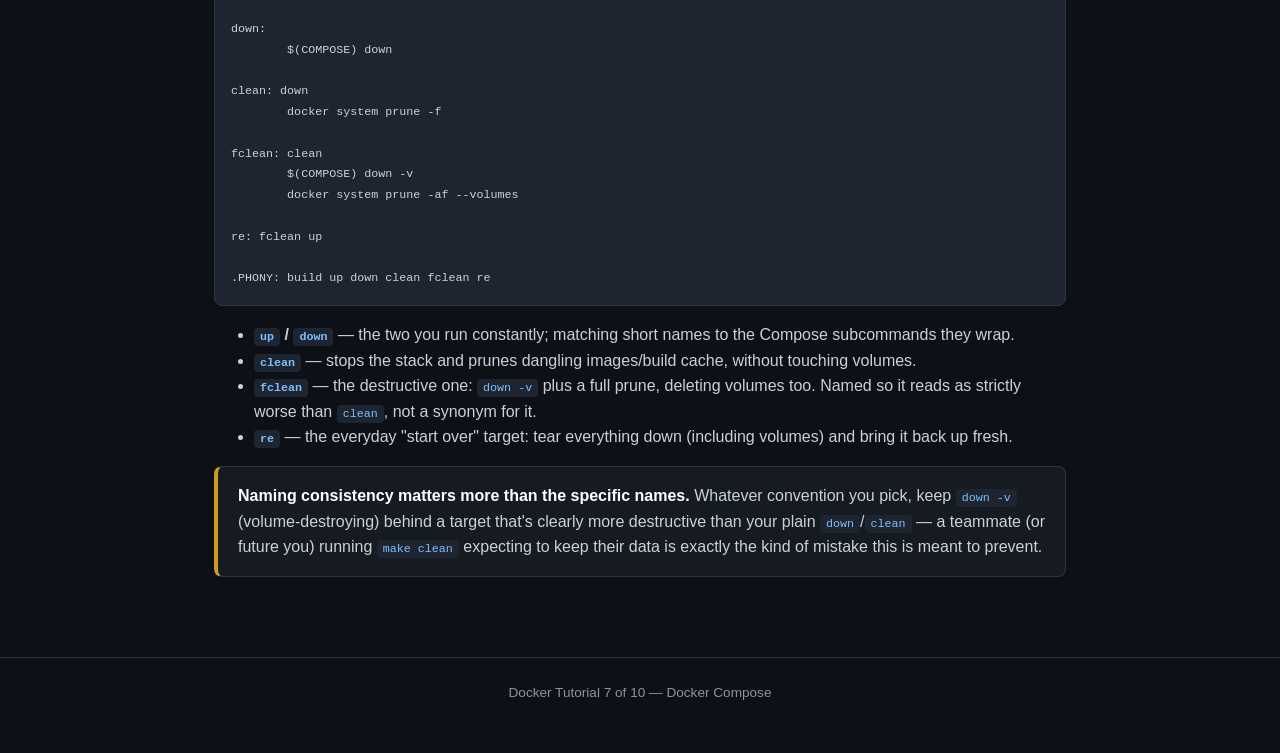
<file: 7-docker-compose.html>
<!DOCTYPE html>
<html lang="en">
<head>
<meta charset="UTF-8">
<title>Docker Tutorial 7 — Docker Compose</title>
<link rel="stylesheet" href="style.css">
</head>
<body>

<header>
  <h1>Docker Compose</h1>
  <p>Tutorial 7 of 10 — a practical Docker series</p>
</header>

<div class="series-nav">
  <a href="index.html">1. What &amp; Why</a>
  <a href="2-images.html">2. Images</a>
  <a href="3-containers.html">3. Containers</a>
  <a href="4-volumes.html">4. Volumes</a>
  <a href="5-network.html">5. Network</a>
  <a href="6-dockerfile.html">6. Dockerfile</a>
  <a href="7-docker-compose.html" class="current">7. Compose</a>
  <a href="8-env.html">8. Env</a>
  <a href="9-secrets.html">9. Secrets</a>
  <a href="10-anti-patterns.html">10. Anti-Patterns</a>
</div>

<nav>
  <ul>
    <li><a href="#what">1. What Compose solves</a></li>
    <li><a href="#standalone">2. A standalone container vs. one managed by Compose</a></li>
    <li><a href="#anatomy">3. Anatomy of docker-compose.yml</a></li>
    <li><a href="#service-keys">4. Common service keys</a></li>
    <li><a href="#depends">5. depends_on and start order</a></li>
    <li><a href="#case">6. A real service block, explained</a></li>
    <li><a href="#commands">7. Useful commands</a></li>
    <li><a href="#makefile">8. Wrapping Compose in a Makefile</a></li>
  </ul>
</nav>

<main>

<section id="what">
  <h2>1. What Compose solves</h2>
  <p>
    Without Compose, running several interconnected services by hand means a separate
    <code>docker build</code> and <code>docker run</code> command per service, each with matching
    network, volume, env, and secret flags, executed in the right order, every single time. Compose
    lets you declare that entire multi-container setup once, in <code>docker-compose.yml</code>, and
    bring it all up or down with one command.
  </p>
</section>

<section id="standalone">
  <h2>2. A standalone container vs. one managed by Compose</h2>
  <p>
    <code>docker run mariadb</code> and a <code>mariadb:</code> service block in
    <code>docker-compose.yml</code> both end up starting the same image as a container — but they
    aren't equivalent in practice, because Compose changes several defaults around that container:
  </p>
  <table>
    <tr><th>Aspect</th><th><code>docker run</code> (standalone)</th><th>Compose-managed</th></tr>
    <tr><td>Networking</td><td>Default <code>bridge</code> network unless you pass <code>--network</code> — no automatic DNS by name</td><td>Attached to the project's user-defined network automatically, with DNS resolution by service name (Tutorial 5)</td></tr>
    <tr><td>Naming</td><td>Random name unless you pass <code>--name</code></td><td><code>container_name:</code>, or a predictable <code>project_service_1</code> default</td></tr>
    <tr><td>Lifecycle</td><td>You track and restart it yourself; <code>--restart</code> set manually</td><td><code>restart:</code> policy declared once, reapplied consistently every <code>up</code></td></tr>
    <tr><td>Dependencies</td><td>You sequence the commands yourself</td><td><code>depends_on</code> orders starts/stops across the whole stack</td></tr>
    <tr><td>Reproducing the setup</td><td>Re-type (or re-script) every flag by hand</td><td><code>docker compose up</code> reads the same flags back out of the file</td></tr>
  </table>
  <div class="box tip">
    A single <code>docker run</code> is still the right tool for a one-off, throwaway container
    (testing an image, debugging in isolation). The moment a container needs to <em>consistently</em>
    talk to siblings, restart the same way every time, and come up together with them, that's the
    signal to put it in <code>docker-compose.yml</code> instead of a long-lived hand-typed command.
  </div>
</section>

<section id="anatomy">
  <h2>3. Anatomy of docker-compose.yml</h2>
  <p>A compose file has up to four top-level blocks:</p>
  <pre><code>services:    # one entry per container — the bulk of the file
  nginx:
    ...

volumes:     # named volumes referenced by services (Tutorial 4)
  wordpress_data:
    ...

networks:    # named networks referenced by services (Tutorial 5)
  app_network:
    ...

secrets:     # files mounted read-only into services (Tutorial 9)
  db_password:
    ...</code></pre>
</section>

<section id="service-keys">
  <h2>4. Common service keys</h2>
  <table>
    <tr><th>Key</th><th>Purpose</th></tr>
    <tr><td><code>build</code></td><td>Path to the Dockerfile's build context — Compose builds the image from here.</td></tr>
    <tr><td><code>image</code></td><td>Tag to give the built image (or to pull, if no <code>build</code> key).</td></tr>
    <tr><td><code>container_name</code></td><td>Fixed container name instead of an auto-generated <code>project_service_1</code>.</td></tr>
    <tr><td><code>restart</code></td><td>Restart policy (Tutorial 3) — e.g. <code>on-failure</code>.</td></tr>
    <tr><td><code>ports</code></td><td>Host:container port mapping — the only way traffic reaches in from outside the host.</td></tr>
    <tr><td><code>volumes</code></td><td>Mounts, named-volume or bind (Tutorial 4).</td></tr>
    <tr><td><code>networks</code></td><td>Which network(s) this service attaches to (Tutorial 5).</td></tr>
    <tr><td><code>env_file</code> / <code>environment</code></td><td>Environment variables (Tutorial 8).</td></tr>
    <tr><td><code>secrets</code></td><td>Which top-level secrets get mounted into this container (Tutorial 9).</td></tr>
    <tr><td><code>depends_on</code></td><td>Start-order hints — see section 5.</td></tr>
    <tr><td><code>init</code></td><td>Runs a minimal init process as PID 1 that reaps zombies and forwards signals to your real process.</td></tr>
  </table>
</section>

<section id="depends">
  <h2>5. depends_on and start order</h2>
  <p>
    <code>depends_on</code> controls only the order containers are <em>started</em> in — by default
    it does not wait for the dependency's application to be ready (covered in depth in Tutorial 5,
    section 6). Compose still starts dependencies first and stops dependents first, which is enough
    to express "nginx's container shouldn't even attempt to start until wordpress's container exists."
  </p>
  <pre><code>nginx:
  depends_on:
    - wordpress
    - resume
    - grafana
    - adminer</code></pre>
</section>

<section id="case">
  <h2>6. A real service block, explained</h2>
  <p>A typical <code>nginx</code> service in front of a WordPress stack looks like this:</p>
  <pre><code>nginx:
  build: ./nginx
  image: nginx:1.0
  container_name: nginx
  restart: on-failure
  init: true
  secrets:
    - nginx_crt
    - nginx_key
  depends_on:
    - wordpress
  ports:
    - "${NGINX_PORT}:${NGINX_PORT}"
  volumes:
    - wordpress_data:/var/www/
  networks:
    - app_network
  env_file:
    - .env</code></pre>
  <ul>
    <li><strong>build + image</strong> — nginx is built from your own Dockerfile, not pulled, and tagged <code>nginx:1.0</code>.</li>
    <li><strong>secrets: nginx_crt / nginx_key</strong> — the TLS certificate and key are injected as files, not baked into the image or passed as env vars (Tutorial 9).</li>
    <li><strong>depends_on</strong> — nginx proxies to wordpress, so that container must at least have started first.</li>
    <li><strong>ports: "${NGINX_PORT}:${NGINX_PORT}"</strong> — the only port exposed to the host; everything else stays internal to <code>app_network</code>.</li>
    <li><strong>volumes: wordpress_data:/var/www/</strong> — nginx reads WordPress's PHP files directly off the same volume WordPress writes to, so it can serve static assets without proxying every request.</li>
    <li><strong>env_file: .env</strong> — pulls in the variables covered in Tutorial 8, including <code>${NGINX_PORT}</code> used right above it.</li>
  </ul>
  <p>Compare with a <code>mariadb</code> service that has no <code>ports:</code> key at all — it's reachable only from other containers on <code>app_network</code>, never from outside the host, which is good security practice for a database.</p>
</section>

<section id="commands">
  <h2>7. Useful commands</h2>
  <pre><code># Build (or rebuild) all images and start every service
docker compose up --build

# Run detached (in the background)
docker compose up -d

# Stop and remove containers, networks (keeps volumes)
docker compose down

# Stop and remove containers, networks, AND named volumes — destroys data
docker compose down -v

# Logs for one service, or all of them
docker compose logs -f wordpress
docker compose logs -f

# Rebuild just one service's image
docker compose build mariadb

# Validate the file without running anything
docker compose config</code></pre>
</section>

<section id="makefile">
  <h2>8. Wrapping Compose in a Makefile</h2>
  <p>
    <code>docker compose</code> commands are long and easy to fat-finger, so it's common to wrap the
    handful you actually use day to day behind short <code>make</code> targets:
  </p>
  <pre><code>COMPOSE = docker compose -f srcs/docker-compose.yml

build:
	$(COMPOSE) build

up:
	$(COMPOSE) up -d

down:
	$(COMPOSE) down

clean: down
	docker system prune -f

fclean: clean
	$(COMPOSE) down -v
	docker system prune -af --volumes

re: fclean up

.PHONY: build up down clean fclean re</code></pre>
  <ul>
    <li><strong><code>up</code> / <code>down</code></strong> — the two you run constantly; matching short names to the Compose subcommands they wrap.</li>
    <li><strong><code>clean</code></strong> — stops the stack and prunes dangling images/build cache, without touching volumes.</li>
    <li><strong><code>fclean</code></strong> — the destructive one: <code>down -v</code> plus a full prune, deleting volumes too. Named so it reads as strictly worse than <code>clean</code>, not a synonym for it.</li>
    <li><strong><code>re</code></strong> — the everyday "start over" target: tear everything down (including volumes) and bring it back up fresh.</li>
  </ul>
  <div class="box warn">
    <strong>Naming consistency matters more than the specific names.</strong> Whatever convention you
    pick, keep <code>down -v</code> (volume-destroying) behind a target that's clearly more
    destructive than your plain <code>down</code>/<code>clean</code> — a teammate (or future you)
    running <code>make clean</code> expecting to keep their data is exactly the kind of mistake this
    is meant to prevent.
  </div>
</section>

</main>

<footer>
  Docker Tutorial 7 of 10 — Docker Compose
</footer>

</body>
</html>
</file>
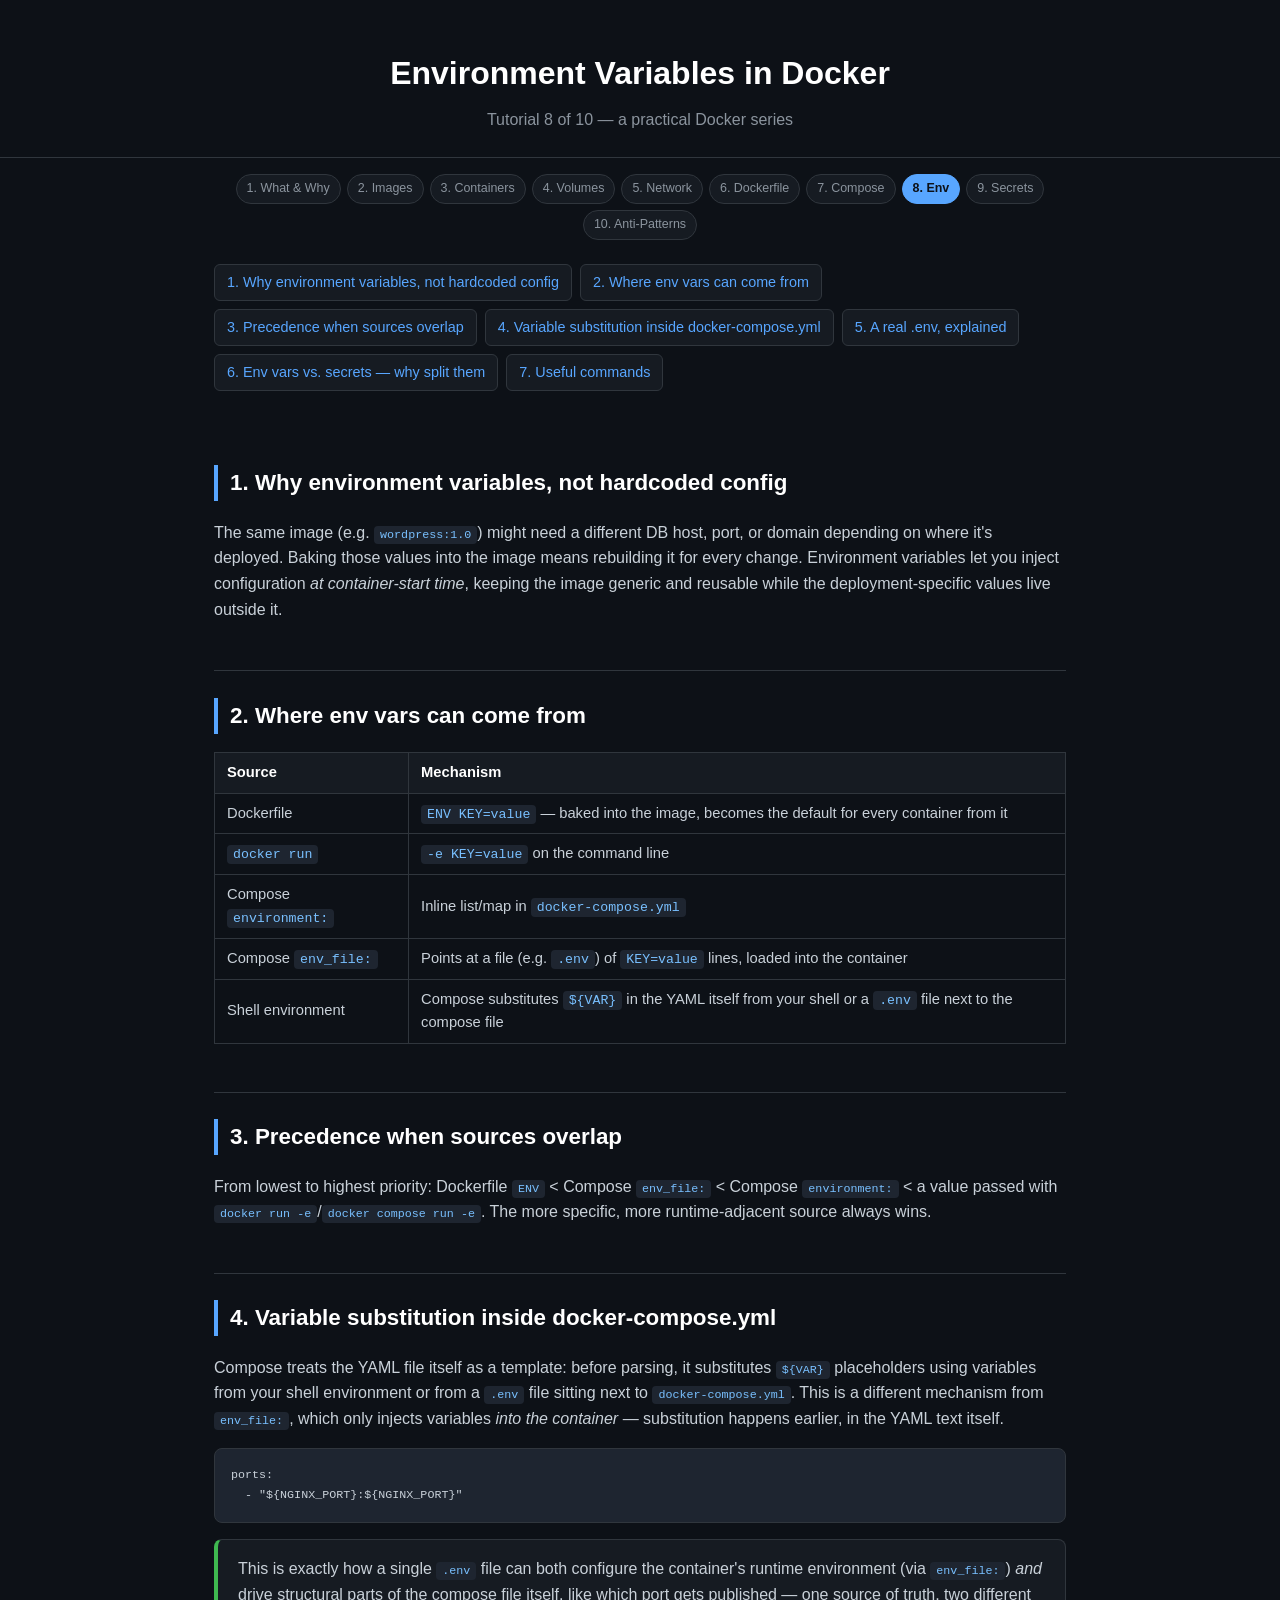
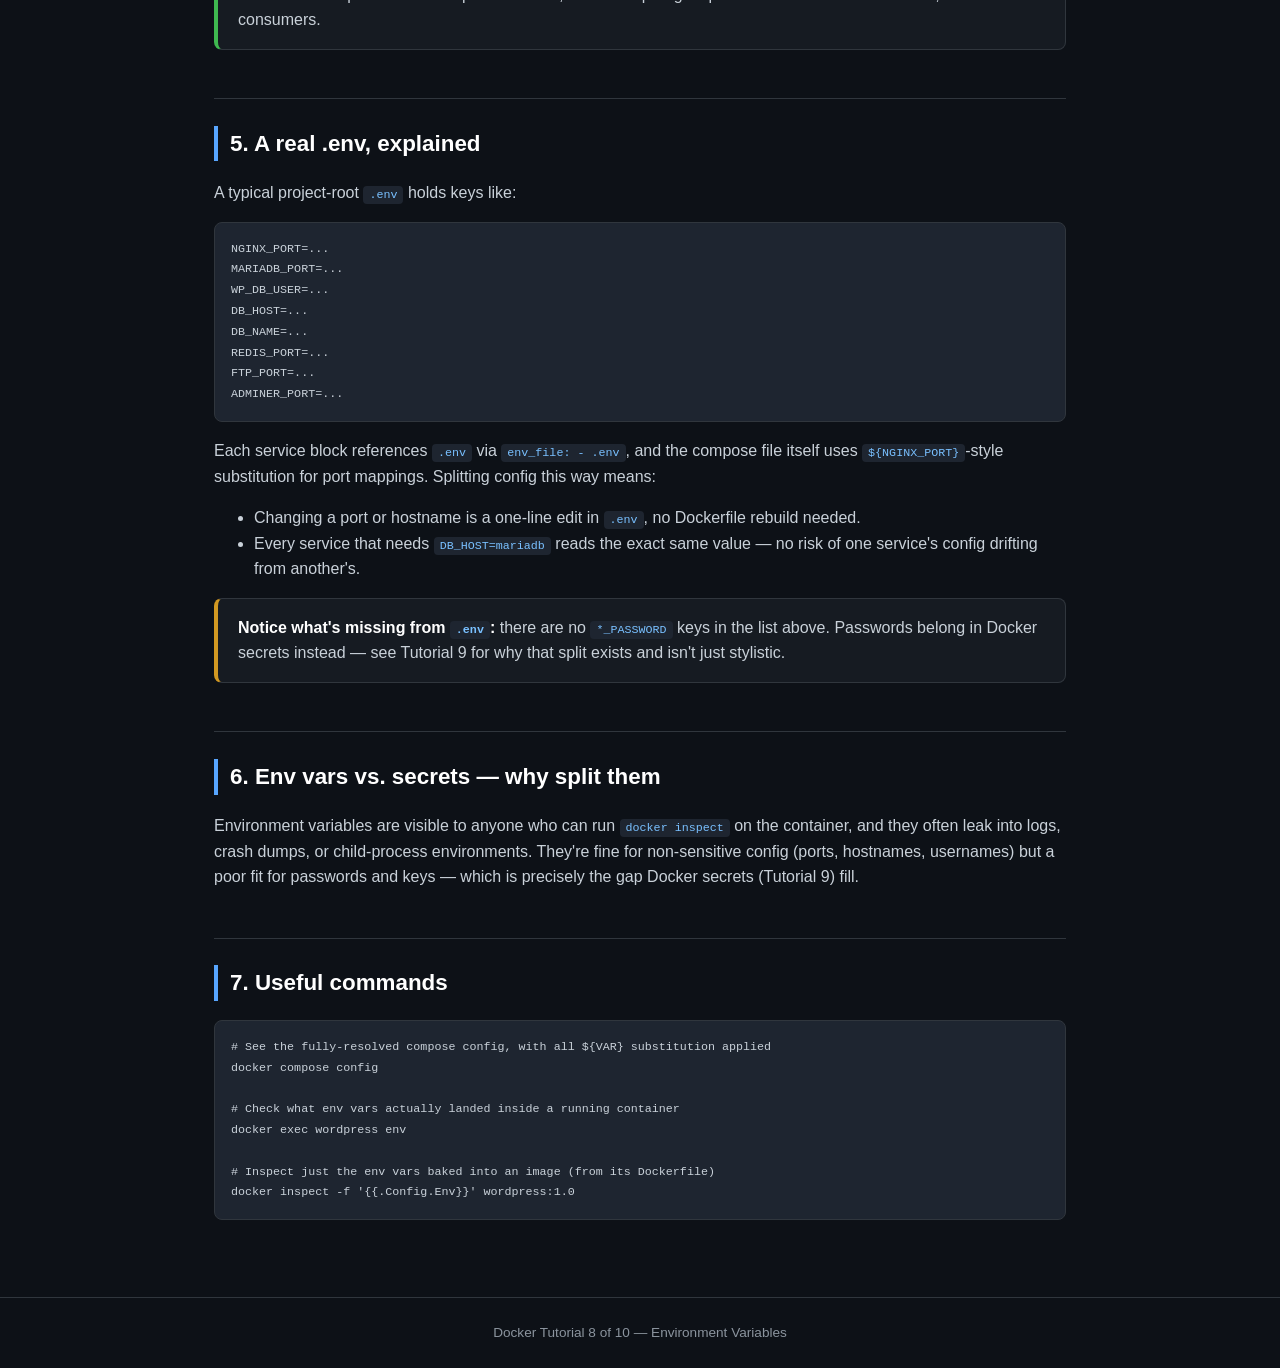
<file: 8-env.html>
<!DOCTYPE html>
<html lang="en">
<head>
<meta charset="UTF-8">
<title>Docker Tutorial 8 — Environment Variables</title>
<link rel="stylesheet" href="style.css">
</head>
<body>

<header>
  <h1>Environment Variables in Docker</h1>
  <p>Tutorial 8 of 10 — a practical Docker series</p>
</header>

<div class="series-nav">
  <a href="index.html">1. What &amp; Why</a>
  <a href="2-images.html">2. Images</a>
  <a href="3-containers.html">3. Containers</a>
  <a href="4-volumes.html">4. Volumes</a>
  <a href="5-network.html">5. Network</a>
  <a href="6-dockerfile.html">6. Dockerfile</a>
  <a href="7-docker-compose.html">7. Compose</a>
  <a href="8-env.html" class="current">8. Env</a>
  <a href="9-secrets.html">9. Secrets</a>
  <a href="10-anti-patterns.html">10. Anti-Patterns</a>
</div>

<nav>
  <ul>
    <li><a href="#what">1. Why environment variables, not hardcoded config</a></li>
    <li><a href="#sources">2. Where env vars can come from</a></li>
    <li><a href="#precedence">3. Precedence when sources overlap</a></li>
    <li><a href="#substitution">4. Variable substitution inside docker-compose.yml</a></li>
    <li><a href="#case">5. A real .env, explained</a></li>
    <li><a href="#secrets-vs-env">6. Env vars vs. secrets — why split them</a></li>
    <li><a href="#commands">7. Useful commands</a></li>
  </ul>
</nav>

<main>

<section id="what">
  <h2>1. Why environment variables, not hardcoded config</h2>
  <p>
    The same image (e.g. <code>wordpress:1.0</code>) might need a different DB host, port, or
    domain depending on where it's deployed. Baking those values into the image means rebuilding it
    for every change. Environment variables let you inject configuration <em>at container-start
    time</em>, keeping the image generic and reusable while the deployment-specific values live
    outside it.
  </p>
</section>

<section id="sources">
  <h2>2. Where env vars can come from</h2>
  <table>
    <tr><th>Source</th><th>Mechanism</th></tr>
    <tr><td>Dockerfile</td><td><code>ENV KEY=value</code> — baked into the image, becomes the default for every container from it</td></tr>
    <tr><td><code>docker run</code></td><td><code>-e KEY=value</code> on the command line</td></tr>
    <tr><td>Compose <code>environment:</code></td><td>Inline list/map in <code>docker-compose.yml</code></td></tr>
    <tr><td>Compose <code>env_file:</code></td><td>Points at a file (e.g. <code>.env</code>) of <code>KEY=value</code> lines, loaded into the container</td></tr>
    <tr><td>Shell environment</td><td>Compose substitutes <code>${VAR}</code> in the YAML itself from your shell or a <code>.env</code> file next to the compose file</td></tr>
  </table>
</section>

<section id="precedence">
  <h2>3. Precedence when sources overlap</h2>
  <p>
    From lowest to highest priority: Dockerfile <code>ENV</code> &lt; Compose
    <code>env_file:</code> &lt; Compose <code>environment:</code> &lt; a value passed with
    <code>docker run -e</code>/<code>docker compose run -e</code>. The more specific, more
    runtime-adjacent source always wins.
  </p>
</section>

<section id="substitution">
  <h2>4. Variable substitution inside docker-compose.yml</h2>
  <p>
    Compose treats the YAML file itself as a template: before parsing, it substitutes
    <code>${VAR}</code> placeholders using variables from your shell environment or from a
    <code>.env</code> file sitting next to <code>docker-compose.yml</code>. This is a different
    mechanism from <code>env_file:</code>, which only injects variables <em>into the container</em> —
    substitution happens earlier, in the YAML text itself.
  </p>
  <pre><code>ports:
  - "${NGINX_PORT}:${NGINX_PORT}"</code></pre>
  <div class="box tip">
    This is exactly how a single <code>.env</code> file can both configure the container's runtime
    environment (via <code>env_file:</code>) <em>and</em> drive structural parts of the compose file
    itself, like which port gets published — one source of truth, two different consumers.
  </div>
</section>

<section id="case">
  <h2>5. A real .env, explained</h2>
  <p>A typical project-root <code>.env</code> holds keys like:</p>
  <pre><code>NGINX_PORT=...
MARIADB_PORT=...
WP_DB_USER=...
DB_HOST=...
DB_NAME=...
REDIS_PORT=...
FTP_PORT=...
ADMINER_PORT=...</code></pre>
  <p>Each service block references <code>.env</code> via <code>env_file: - .env</code>, and the
  compose file itself uses <code>${NGINX_PORT}</code>-style substitution for port mappings. Splitting
  config this way means:</p>
  <ul>
    <li>Changing a port or hostname is a one-line edit in <code>.env</code>, no Dockerfile rebuild needed.</li>
    <li>Every service that needs <code>DB_HOST=mariadb</code> reads the exact same value — no risk of one service's config drifting from another's.</li>
  </ul>
  <div class="box warn">
    <strong>Notice what's missing from <code>.env</code>:</strong> there are no <code>*_PASSWORD</code>
    keys in the list above. Passwords belong in Docker secrets instead — see Tutorial 9 for why that
    split exists and isn't just stylistic.
  </div>
</section>

<section id="secrets-vs-env">
  <h2>6. Env vars vs. secrets — why split them</h2>
  <p>
    Environment variables are visible to anyone who can run <code>docker inspect</code> on the
    container, and they often leak into logs, crash dumps, or child-process environments. They're
    fine for non-sensitive config (ports, hostnames, usernames) but a poor fit for passwords and keys
    — which is precisely the gap Docker secrets (Tutorial 9) fill.
  </p>
</section>

<section id="commands">
  <h2>7. Useful commands</h2>
  <pre><code># See the fully-resolved compose config, with all ${VAR} substitution applied
docker compose config

# Check what env vars actually landed inside a running container
docker exec wordpress env

# Inspect just the env vars baked into an image (from its Dockerfile)
docker inspect -f '{{.Config.Env}}' wordpress:1.0</code></pre>
</section>

</main>

<footer>
  Docker Tutorial 8 of 10 — Environment Variables
</footer>

</body>
</html>
</file>
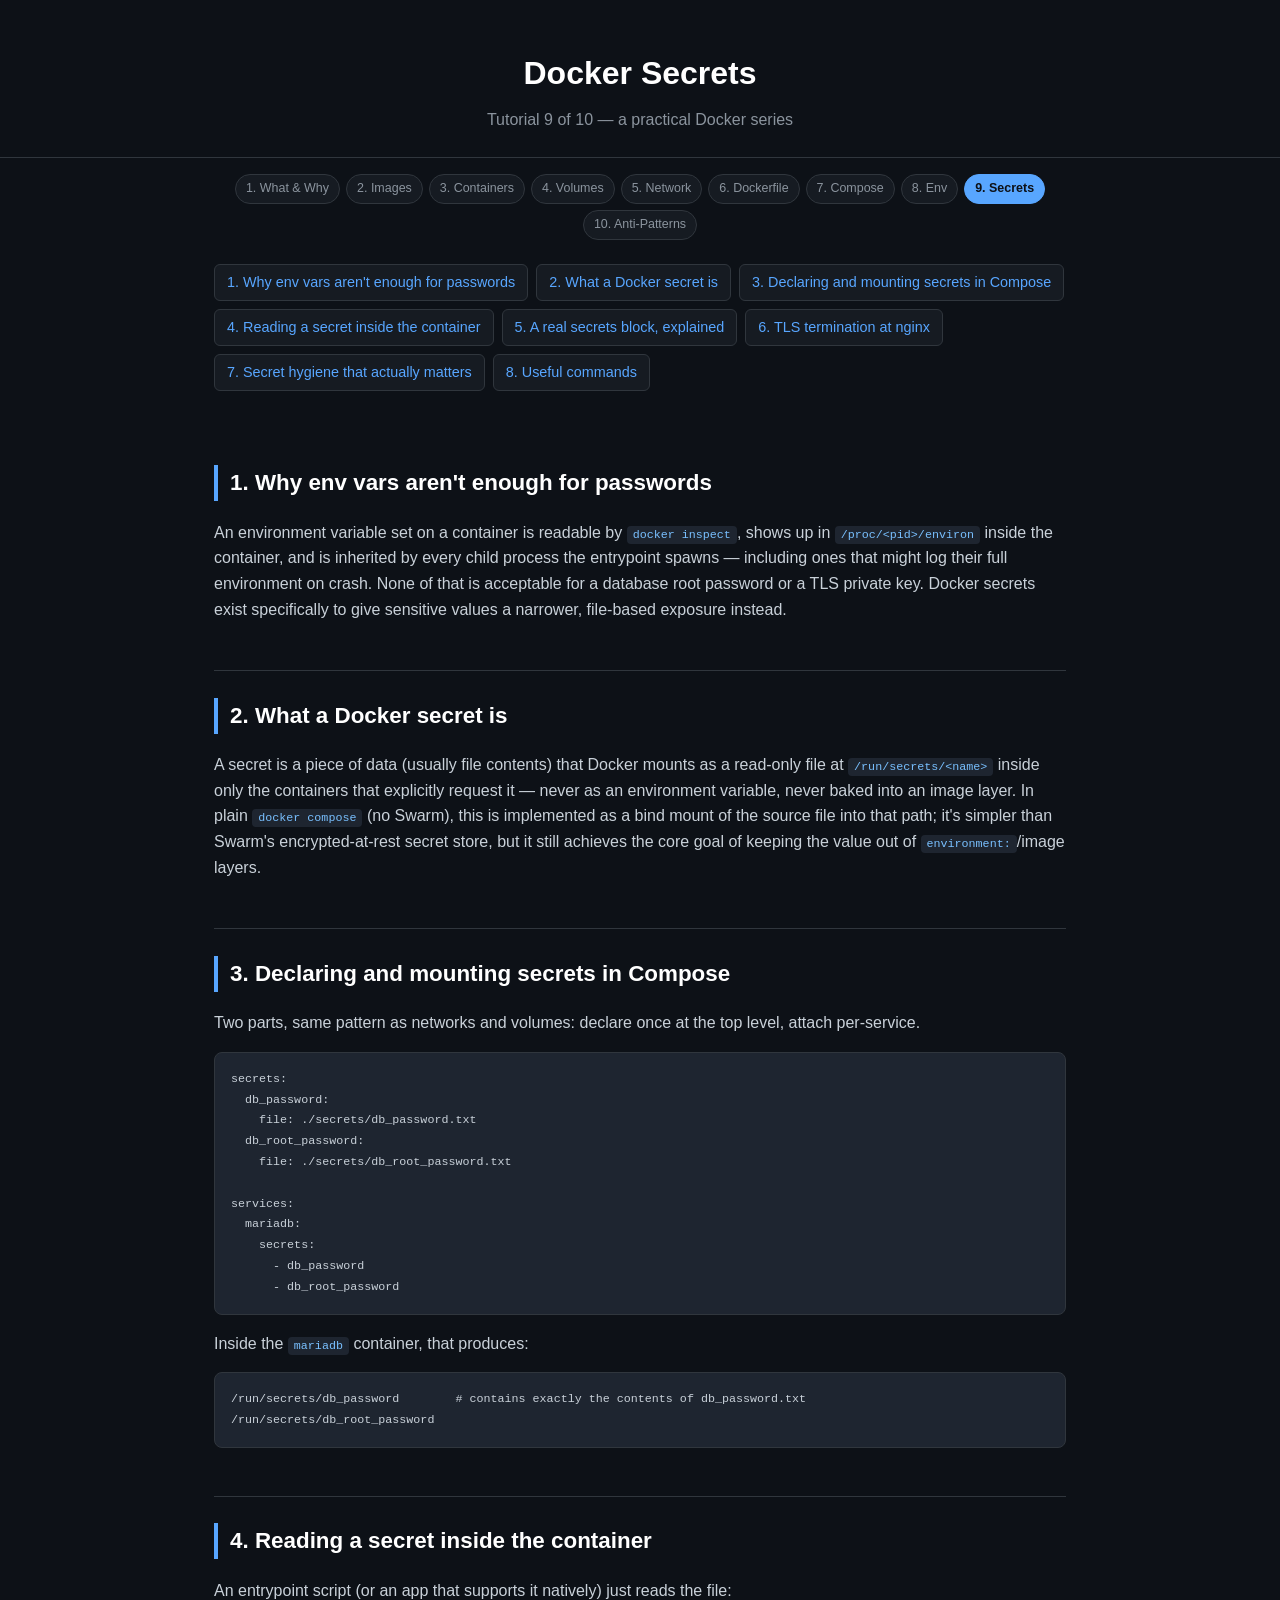
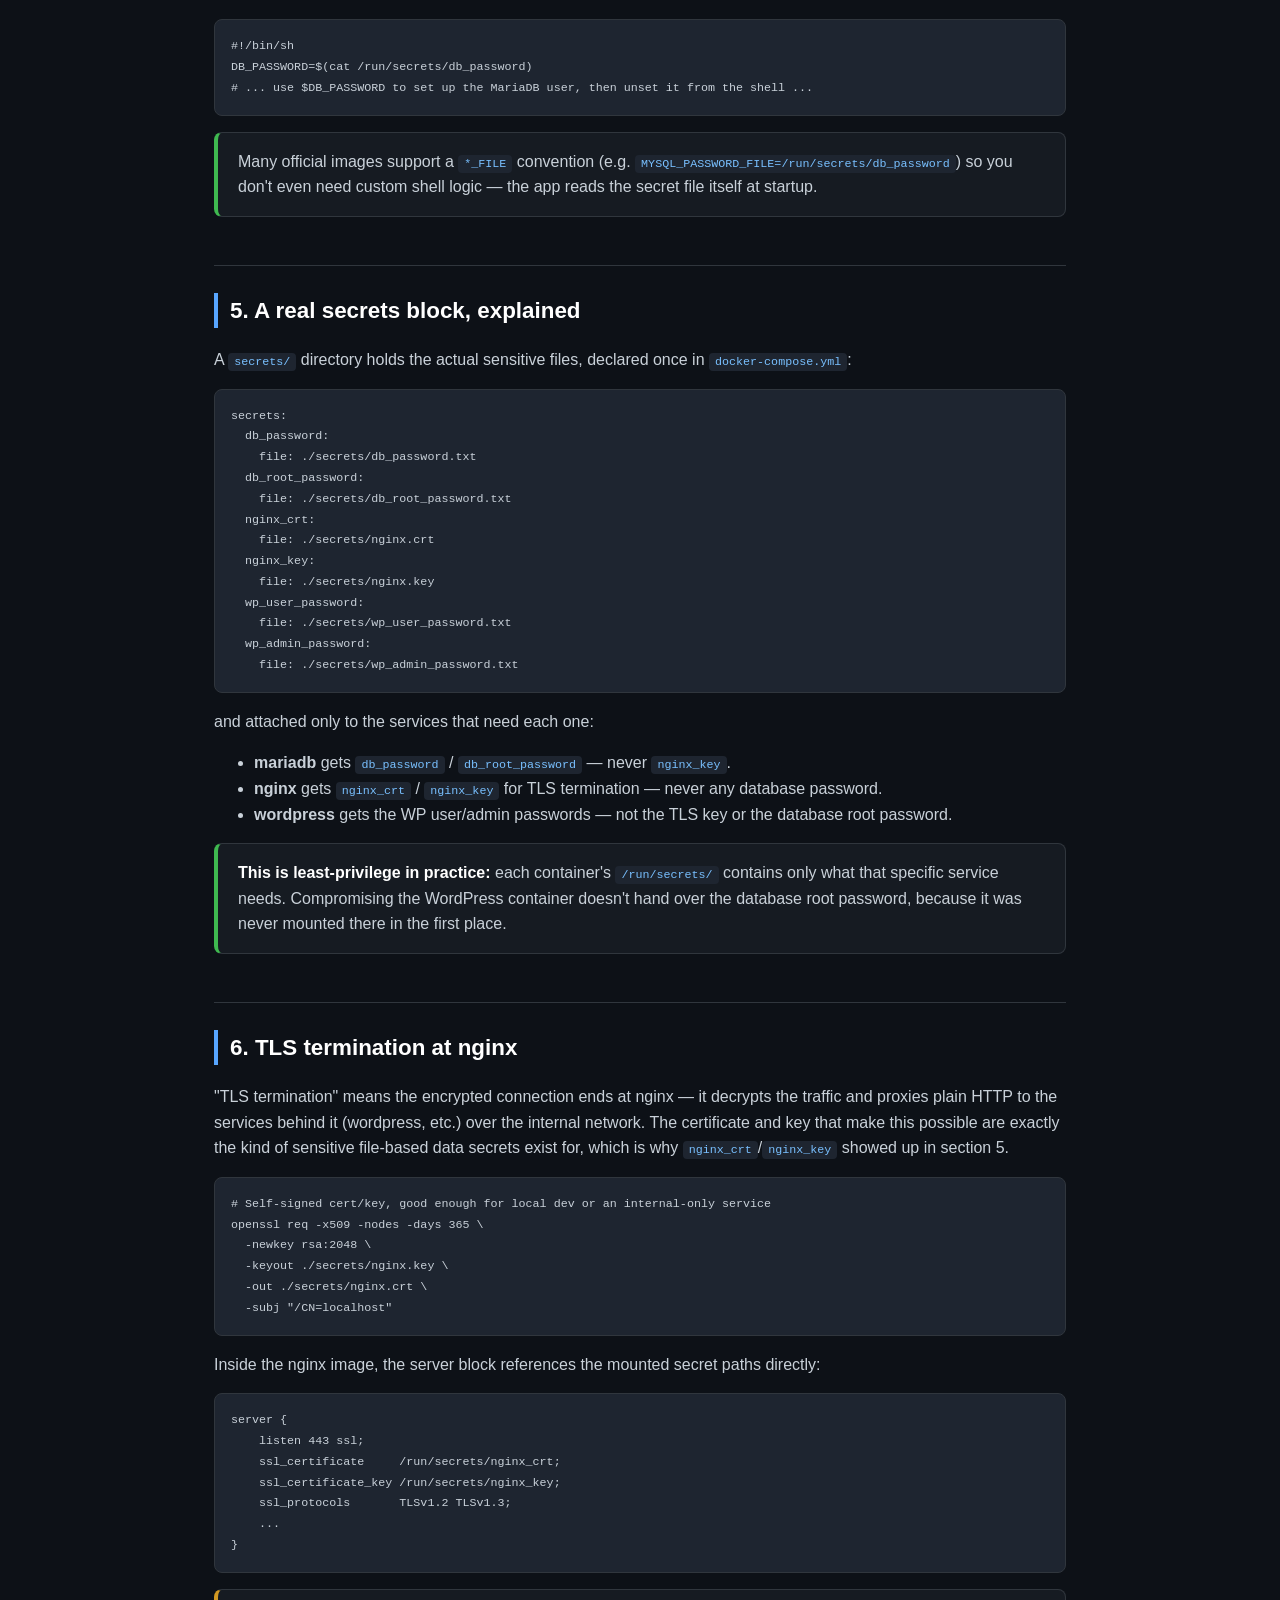
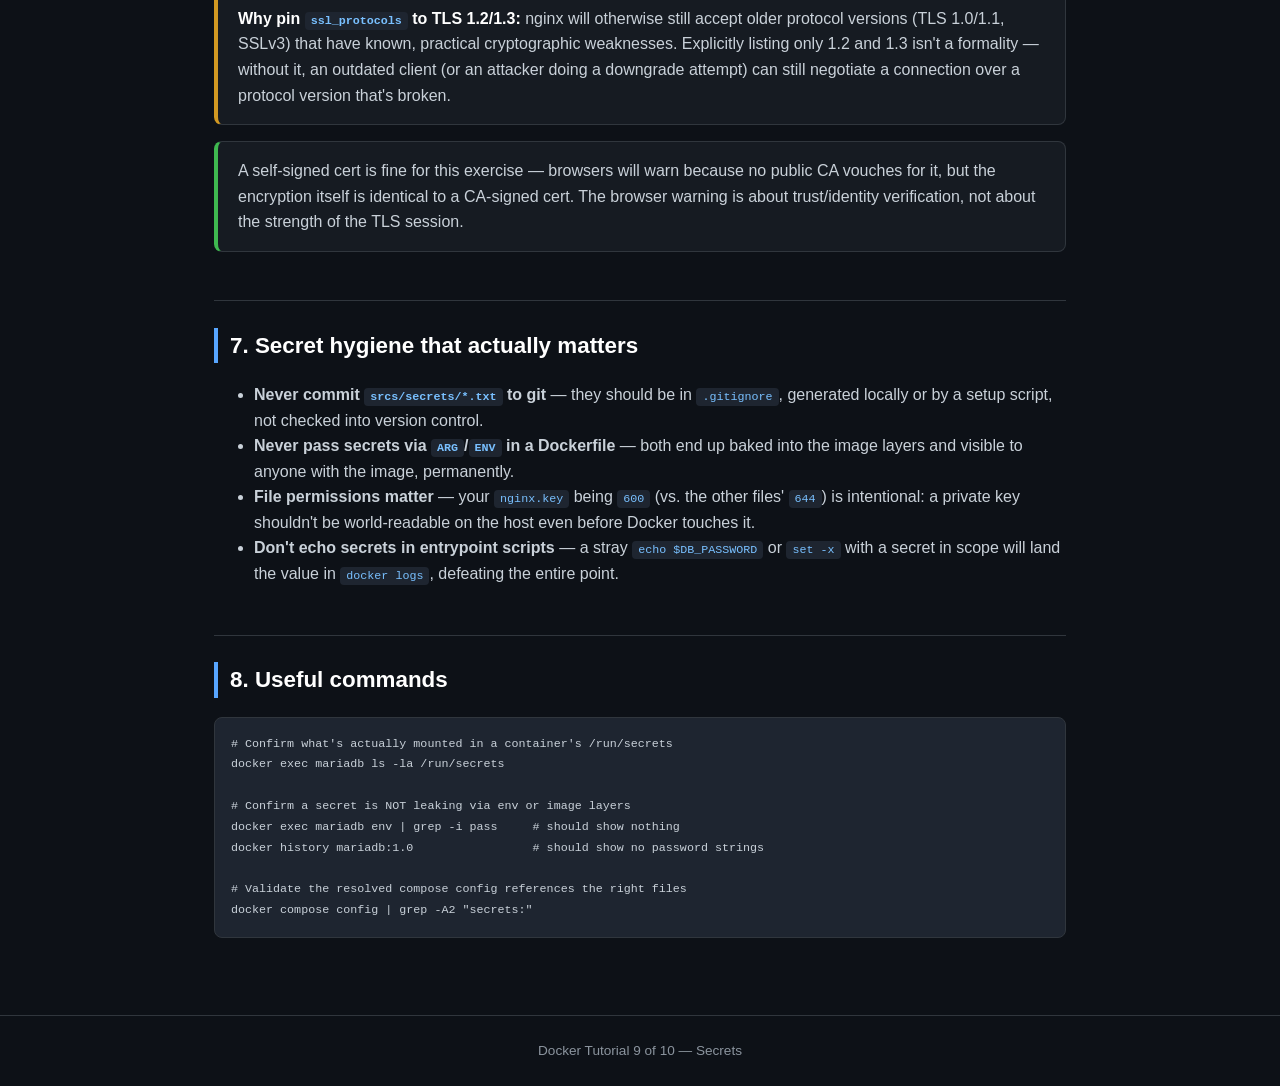
<file: 9-secrets.html>
<!DOCTYPE html>
<html lang="en">
<head>
<meta charset="UTF-8">
<title>Docker Tutorial 9 — Secrets</title>
<link rel="stylesheet" href="style.css">
</head>
<body>

<header>
  <h1>Docker Secrets</h1>
  <p>Tutorial 9 of 10 — a practical Docker series</p>
</header>

<div class="series-nav">
  <a href="index.html">1. What &amp; Why</a>
  <a href="2-images.html">2. Images</a>
  <a href="3-containers.html">3. Containers</a>
  <a href="4-volumes.html">4. Volumes</a>
  <a href="5-network.html">5. Network</a>
  <a href="6-dockerfile.html">6. Dockerfile</a>
  <a href="7-docker-compose.html">7. Compose</a>
  <a href="8-env.html">8. Env</a>
  <a href="9-secrets.html" class="current">9. Secrets</a>
  <a href="10-anti-patterns.html">10. Anti-Patterns</a>
</div>

<nav>
  <ul>
    <li><a href="#problem">1. Why env vars aren't enough for passwords</a></li>
    <li><a href="#what">2. What a Docker secret is</a></li>
    <li><a href="#compose">3. Declaring and mounting secrets in Compose</a></li>
    <li><a href="#consume">4. Reading a secret inside the container</a></li>
    <li><a href="#case">5. A real secrets block, explained</a></li>
    <li><a href="#tls">6. TLS termination at nginx</a></li>
    <li><a href="#hygiene">7. Secret hygiene that actually matters</a></li>
    <li><a href="#commands">8. Useful commands</a></li>
  </ul>
</nav>

<main>

<section id="problem">
  <h2>1. Why env vars aren't enough for passwords</h2>
  <p>
    An environment variable set on a container is readable by <code>docker inspect</code>, shows up
    in <code>/proc/&lt;pid&gt;/environ</code> inside the container, and is inherited by every child
    process the entrypoint spawns — including ones that might log their full environment on crash.
    None of that is acceptable for a database root password or a TLS private key. Docker secrets
    exist specifically to give sensitive values a narrower, file-based exposure instead.
  </p>
</section>

<section id="what">
  <h2>2. What a Docker secret is</h2>
  <p>
    A secret is a piece of data (usually file contents) that Docker mounts as a read-only file at
    <code>/run/secrets/&lt;name&gt;</code> inside only the containers that explicitly request it —
    never as an environment variable, never baked into an image layer. In plain
    <code>docker compose</code> (no Swarm), this is implemented as a bind mount of the source file
    into that path; it's simpler than Swarm's encrypted-at-rest secret store, but it still achieves
    the core goal of keeping the value out of <code>environment:</code>/image layers.
  </p>
</section>

<section id="compose">
  <h2>3. Declaring and mounting secrets in Compose</h2>
  <p>Two parts, same pattern as networks and volumes: declare once at the top level, attach per-service.</p>
  <pre><code>secrets:
  db_password:
    file: ./secrets/db_password.txt
  db_root_password:
    file: ./secrets/db_root_password.txt

services:
  mariadb:
    secrets:
      - db_password
      - db_root_password</code></pre>
  <p>Inside the <code>mariadb</code> container, that produces:</p>
  <pre><code>/run/secrets/db_password        # contains exactly the contents of db_password.txt
/run/secrets/db_root_password</code></pre>
</section>

<section id="consume">
  <h2>4. Reading a secret inside the container</h2>
  <p>
    An entrypoint script (or an app that supports it natively) just reads the file:
  </p>
  <pre><code>#!/bin/sh
DB_PASSWORD=$(cat /run/secrets/db_password)
# ... use $DB_PASSWORD to set up the MariaDB user, then unset it from the shell ...</code></pre>
  <div class="box tip">
    Many official images support a <code>*_FILE</code> convention
    (e.g. <code>MYSQL_PASSWORD_FILE=/run/secrets/db_password</code>) so you don't even need custom
    shell logic — the app reads the secret file itself at startup.
  </div>
</section>

<section id="case">
  <h2>5. A real secrets block, explained</h2>
  <p>A <code>secrets/</code> directory holds the actual sensitive files, declared once in <code>docker-compose.yml</code>:</p>
  <pre><code>secrets:
  db_password:
    file: ./secrets/db_password.txt
  db_root_password:
    file: ./secrets/db_root_password.txt
  nginx_crt:
    file: ./secrets/nginx.crt
  nginx_key:
    file: ./secrets/nginx.key
  wp_user_password:
    file: ./secrets/wp_user_password.txt
  wp_admin_password:
    file: ./secrets/wp_admin_password.txt</code></pre>
  <p>and attached only to the services that need each one:</p>
  <ul>
    <li><strong>mariadb</strong> gets <code>db_password</code> / <code>db_root_password</code> — never <code>nginx_key</code>.</li>
    <li><strong>nginx</strong> gets <code>nginx_crt</code> / <code>nginx_key</code> for TLS termination — never any database password.</li>
    <li><strong>wordpress</strong> gets the WP user/admin passwords — not the TLS key or the database root password.</li>
  </ul>
  <div class="box tip">
    <strong>This is least-privilege in practice:</strong> each container's <code>/run/secrets/</code>
    contains only what that specific service needs. Compromising the WordPress container doesn't
    hand over the database root password, because it was never mounted there in the first place.
  </div>
</section>

<section id="tls">
  <h2>6. TLS termination at nginx</h2>
  <p>
    "TLS termination" means the encrypted connection ends at nginx — it decrypts the traffic and
    proxies plain HTTP to the services behind it (wordpress, etc.) over the internal network. The
    certificate and key that make this possible are exactly the kind of sensitive file-based data
    secrets exist for, which is why <code>nginx_crt</code>/<code>nginx_key</code> showed up in
    section 5.
  </p>
  <pre><code># Self-signed cert/key, good enough for local dev or an internal-only service
openssl req -x509 -nodes -days 365 \
  -newkey rsa:2048 \
  -keyout ./secrets/nginx.key \
  -out ./secrets/nginx.crt \
  -subj "/CN=localhost"</code></pre>
  <p>Inside the nginx image, the server block references the mounted secret paths directly:</p>
  <pre><code>server {
    listen 443 ssl;
    ssl_certificate     /run/secrets/nginx_crt;
    ssl_certificate_key /run/secrets/nginx_key;
    ssl_protocols       TLSv1.2 TLSv1.3;
    ...
}</code></pre>
  <div class="box warn">
    <strong>Why pin <code>ssl_protocols</code> to TLS 1.2/1.3:</strong> nginx will otherwise still
    accept older protocol versions (TLS 1.0/1.1, SSLv3) that have known, practical cryptographic
    weaknesses. Explicitly listing only 1.2 and 1.3 isn't a formality — without it, an outdated
    client (or an attacker doing a downgrade attempt) can still negotiate a connection over a
    protocol version that's broken.
  </div>
  <div class="box tip">
    A self-signed cert is fine for this exercise — browsers will warn because no public CA vouches
    for it, but the encryption itself is identical to a CA-signed cert. The browser warning is about
    trust/identity verification, not about the strength of the TLS session.
  </div>
</section>

<section id="hygiene">
  <h2>7. Secret hygiene that actually matters</h2>
  <ul>
    <li><strong>Never commit <code>srcs/secrets/*.txt</code> to git</strong> — they should be in <code>.gitignore</code>, generated locally or by a setup script, not checked into version control.</li>
    <li><strong>Never pass secrets via <code>ARG</code>/<code>ENV</code> in a Dockerfile</strong> — both end up baked into the image layers and visible to anyone with the image, permanently.</li>
    <li><strong>File permissions matter</strong> — your <code>nginx.key</code> being <code>600</code> (vs. the other files' <code>644</code>) is intentional: a private key shouldn't be world-readable on the host even before Docker touches it.</li>
    <li><strong>Don't echo secrets in entrypoint scripts</strong> — a stray <code>echo $DB_PASSWORD</code> or <code>set -x</code> with a secret in scope will land the value in <code>docker logs</code>, defeating the entire point.</li>
  </ul>
</section>

<section id="commands">
  <h2>8. Useful commands</h2>
  <pre><code># Confirm what's actually mounted in a container's /run/secrets
docker exec mariadb ls -la /run/secrets

# Confirm a secret is NOT leaking via env or image layers
docker exec mariadb env | grep -i pass     # should show nothing
docker history mariadb:1.0                 # should show no password strings

# Validate the resolved compose config references the right files
docker compose config | grep -A2 "secrets:"</code></pre>
</section>

</main>

<footer>
  Docker Tutorial 9 of 10 — Secrets
</footer>

</body>
</html>
</file>
<file: style.css>
:root {
  --bg: #0d1117;
  --panel: #161b22;
  --border: #30363d;
  --accent: #58a6ff;
  --text: #c9d1d9;
  --muted: #8b949e;
  --code-bg: #1e2530;
  --good: #3fb950;
  --warn: #d29922;
}
* { box-sizing: border-box; }
body {
  margin: 0;
  background: var(--bg);
  color: var(--text);
  font-family: -apple-system, "Segoe UI", Roboto, Helvetica, Arial, sans-serif;
  line-height: 1.6;
}
header {
  padding: 48px 24px 24px;
  text-align: center;
  border-bottom: 1px solid var(--border);
}
header h1 { margin: 0 0 8px; font-size: 2rem; color: #fff; }
header p { color: var(--muted); margin: 0; }
header .series { color: var(--accent); font-size: 0.85rem; margin-top: 12px; }

.series-nav {
  max-width: 900px;
  margin: 16px auto 0;
  padding: 0 24px;
  display: flex;
  flex-wrap: wrap;
  gap: 6px;
  justify-content: center;
}
.series-nav a {
  font-size: 0.78rem;
  padding: 4px 10px;
  border-radius: 999px;
  background: var(--panel);
  border: 1px solid var(--border);
  color: var(--muted);
  text-decoration: none;
}
.series-nav a:hover { background: #1f2733; color: var(--accent); }
.series-nav a.current {
  background: var(--accent);
  color: #0d1117;
  font-weight: 600;
  border-color: var(--accent);
}

nav {
  max-width: 900px;
  margin: 24px auto;
  padding: 0 24px;
}
nav ul {
  list-style: none;
  padding: 0;
  display: flex;
  flex-wrap: wrap;
  gap: 8px;
}
nav a {
  display: block;
  padding: 6px 12px;
  background: var(--panel);
  border: 1px solid var(--border);
  border-radius: 6px;
  color: var(--accent);
  text-decoration: none;
  font-size: 0.9rem;
}
nav a:hover { background: #1f2733; }
main {
  max-width: 900px;
  margin: 0 auto;
  padding: 0 24px 64px;
}
section {
  margin-top: 48px;
  padding-top: 8px;
  border-top: 1px solid var(--border);
}
section:first-of-type { border-top: none; }
h2 {
  color: #fff;
  font-size: 1.4rem;
  border-left: 4px solid var(--accent);
  padding-left: 12px;
}
h3 { color: var(--accent); font-size: 1.1rem; }
p { color: var(--text); }
code {
  background: var(--code-bg);
  padding: 2px 6px;
  border-radius: 4px;
  font-size: 0.9em;
  color: #79c0ff;
}
pre {
  background: var(--code-bg);
  border: 1px solid var(--border);
  border-radius: 8px;
  padding: 16px;
  overflow-x: auto;
}
pre code {
  background: none;
  padding: 0;
  color: #c9d1d9;
}
.box {
  background: var(--panel);
  border: 1px solid var(--border);
  border-radius: 8px;
  padding: 16px 20px;
  margin: 16px 0;
}
.box.tip { border-left: 4px solid var(--good); }
.box.warn { border-left: 4px solid var(--warn); }
.box strong { color: #fff; }
table {
  width: 100%;
  border-collapse: collapse;
  margin: 16px 0;
}
th, td {
  border: 1px solid var(--border);
  padding: 8px 12px;
  text-align: left;
  font-size: 0.92rem;
}
th { background: var(--panel); color: #fff; }
.diagram {
  background: var(--panel);
  border: 1px solid var(--border);
  border-radius: 8px;
  padding: 20px;
  font-family: "SFMono-Regular", Consolas, monospace;
  font-size: 0.85rem;
  color: var(--accent);
  overflow-x: auto;
  white-space: pre;
}
.compare {
  display: flex;
  align-items: stretch;
  gap: 16px;
  margin: 20px 0;
  flex-wrap: wrap;
}
.compare-vs {
  align-self: center;
  color: var(--muted);
  font-size: 0.8rem;
  font-weight: 700;
  letter-spacing: 0.05em;
  text-transform: uppercase;
}
.compare-card {
  flex: 1 1 280px;
  background: var(--panel);
  border: 1px solid var(--border);
  border-radius: 10px;
  padding: 18px;
  box-shadow: 0 4px 12px rgba(0, 0, 0, 0.25);
  transition: transform 0.15s ease, box-shadow 0.15s ease;
}
.compare-card:hover {
  transform: translateY(-2px);
  box-shadow: 0 8px 18px rgba(0, 0, 0, 0.35);
}
.compare-card.bad { border-top: 3px solid var(--warn); }
.compare-card.good { border-top: 3px solid var(--good); }
.compare-card h4 {
  margin: 0 0 14px;
  color: #fff;
  font-size: 0.95rem;
  display: flex;
  align-items: center;
  gap: 8px;
}
.dot {
  width: 8px;
  height: 8px;
  border-radius: 50%;
  flex-shrink: 0;
}
.dot-bad { background: var(--warn); }
.dot-good { background: var(--good); }
.stack {
  display: flex;
  flex-direction: column;
  gap: 6px;
}
.stack-row {
  display: flex;
  gap: 6px;
}
.stack-cell {
  flex: 1;
  background: rgba(88, 166, 255, 0.1);
  border: 1px solid var(--accent);
  border-radius: 6px;
  padding: 14px 6px;
  text-align: center;
  color: var(--accent);
  font-size: 0.85rem;
  font-weight: 600;
}
.stack-layer {
  border-radius: 6px;
  padding: 10px 14px;
  text-align: center;
  font-size: 0.82rem;
  border: 1px solid var(--border);
}
.stack-layer.mixed {
  background: rgba(210, 153, 34, 0.1);
  border-color: var(--warn);
  color: var(--text);
  padding: 20px 14px;
  display: flex;
  flex-direction: column;
  gap: 6px;
}
.stack-layer.mixed strong { color: #fff; font-size: 0.88rem; }
.stack-layer.mixed span { color: var(--muted); font-size: 0.78rem; line-height: 1.4; }
.stack-layer.engine {
  background: rgba(88, 166, 255, 0.12);
  color: var(--accent);
  border-color: var(--accent);
  font-weight: 600;
}
.stack-layer.kernel {
  background: rgba(139, 148, 158, 0.1);
  color: var(--muted);
}
footer {
  text-align: center;
  color: var(--muted);
  padding: 24px;
  border-top: 1px solid var(--border);
  font-size: 0.85rem;
}
</file>
